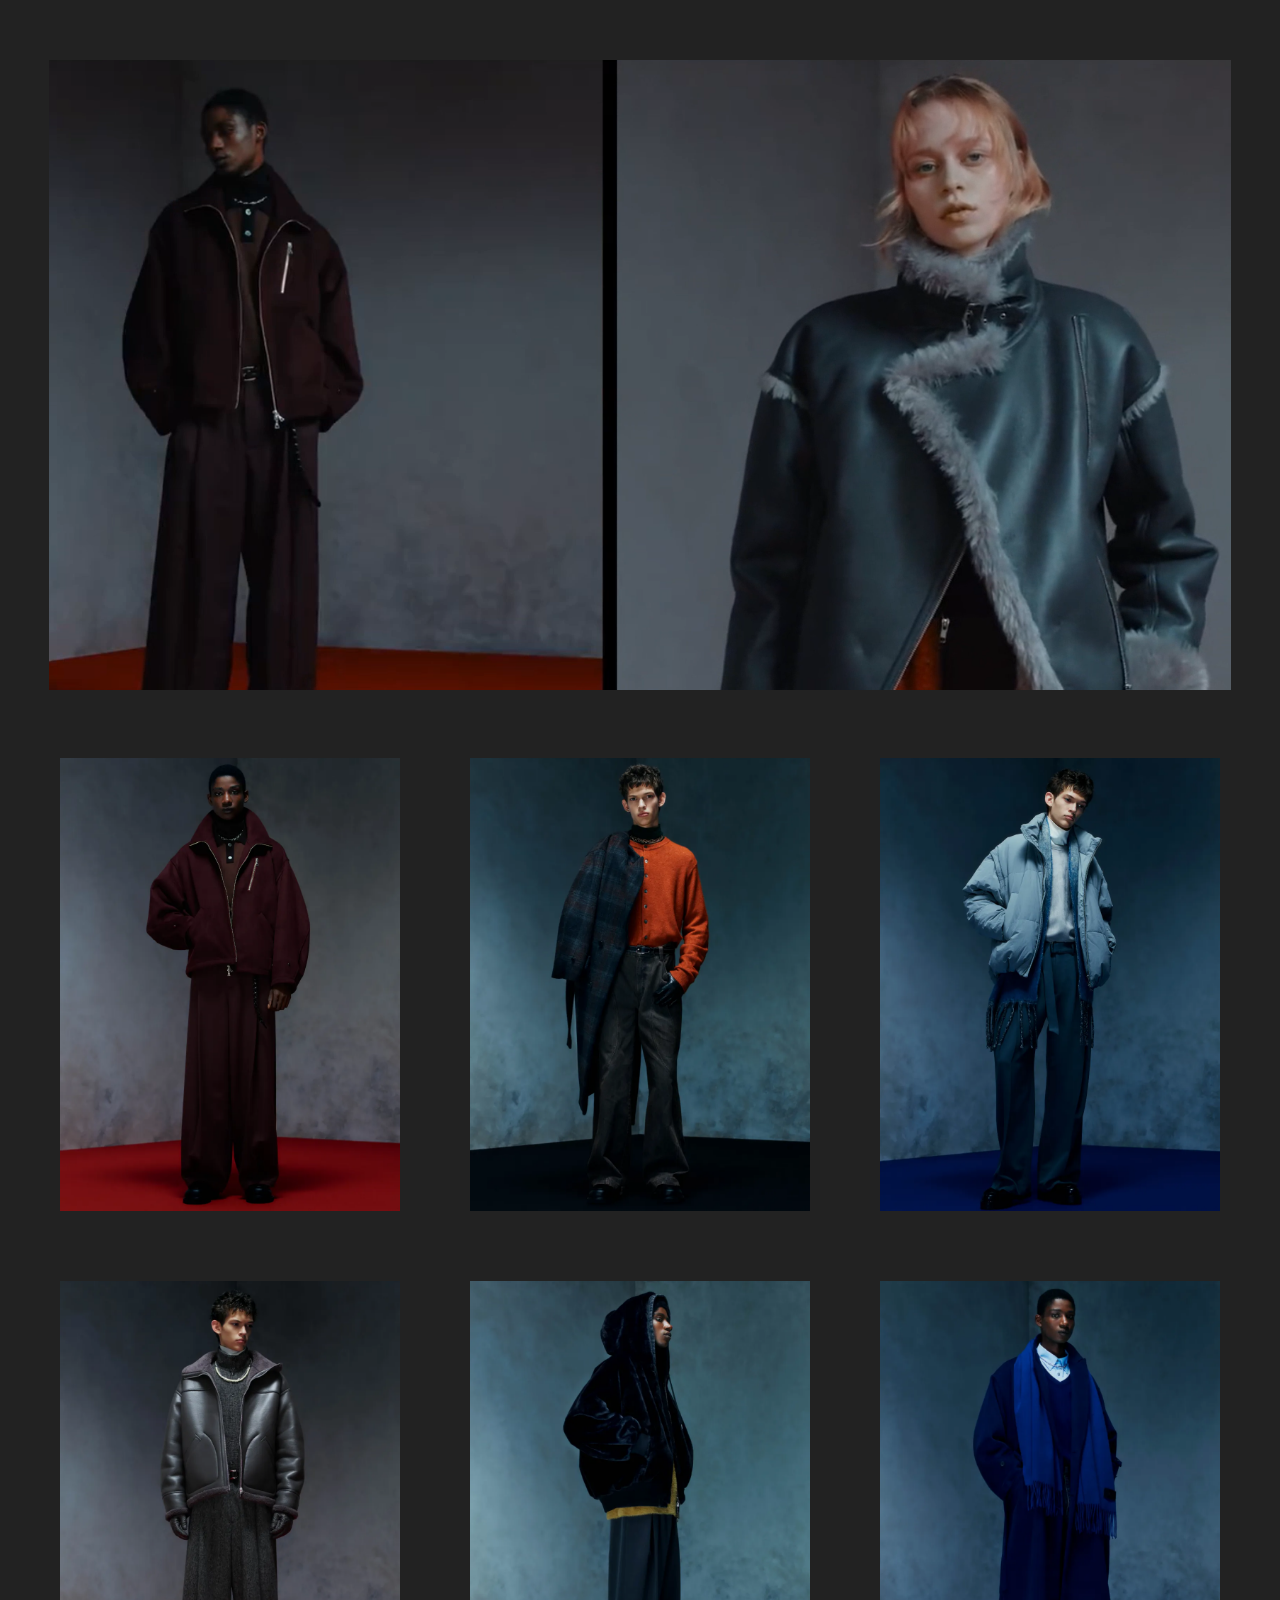
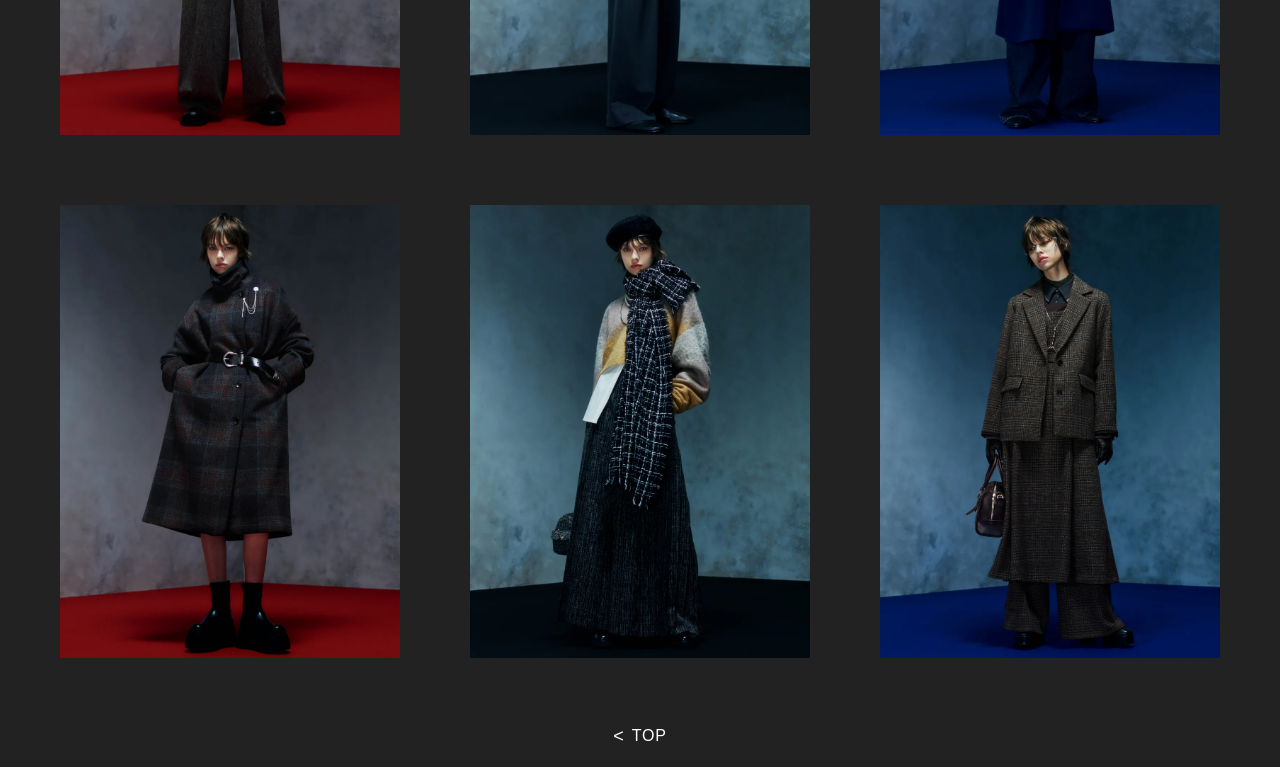
<file: HAL_ZERO.html>
<!DOCTYPE html>
<html lang="ja">
	<head>
  <meta charset="UTF-8">
  <meta name="viewport" content="width=device-width, initial-scale=1.0">
  <title>HAL ZERO</title>
  <link rel="stylesheet" href="style.css">
  <script src="cursor-follower.js" defer></script>
  <script src="loader.js" defer></script>
</head>
<body class="hal-zero-page hal-zero-white">
  <div class="page-loader" id="pageLoader">
    <div class="loader-circle">
      <span>100</span>
			</div>
							</div>
  <div class="page-transition" id="pageTransition">
    <div class="page-transition-bg"></div>
    <div class="page-transition-text">ZERO</div>
				</div>
				
<!-- ===== ヒーロー画像セクション ===== -->
<section class="hal-hero-image">
  <img src="images/moderu2.png" alt="ヒーロー画像">
				</section>

<!-- ===== モデル画像セクション（3つ横並び） ===== -->
<section class="hal-models-section">
  <div class="hal-models-container">
    <div class="hal-model-item">
      <img src="images/11111.webp" alt="モデル1">
					</div>
    <div class="hal-model-item">
      <img src="images/22222.webp" alt="モデル2">
				</div>
    <div class="hal-model-item">
      <img src="images/33333.webp" alt="モデル3">
								</div>
    <div class="hal-model-item">
      <img src="images/44444.webp" alt="モデル4">
							</div>
    <div class="hal-model-item">
      <img src="images/55555.webp" alt="モデル5">
								</div>
    <div class="hal-model-item">
      <img src="images/66666.webp" alt="モデル6">
							</div>
    <div class="hal-model-item">
      <img src="images/77777.webp" alt="モデル7">
						</div>
    <div class="hal-model-item">
      <img src="images/88888.webp" alt="モデル8">
					</div>
    <div class="hal-model-item">
      <img src="images/99999.webp" alt="モデル9">
				</div>
			</div>
		</section>

<!-- ===== 戻るボタン ===== -->
<section class="back-button-section">
  <a href="index.html" class="back-button">
    <span class="back-arrow"><</span>
    <span class="back-text">TOP</span>
  </a>
</section>

</body>
</html>
</file>
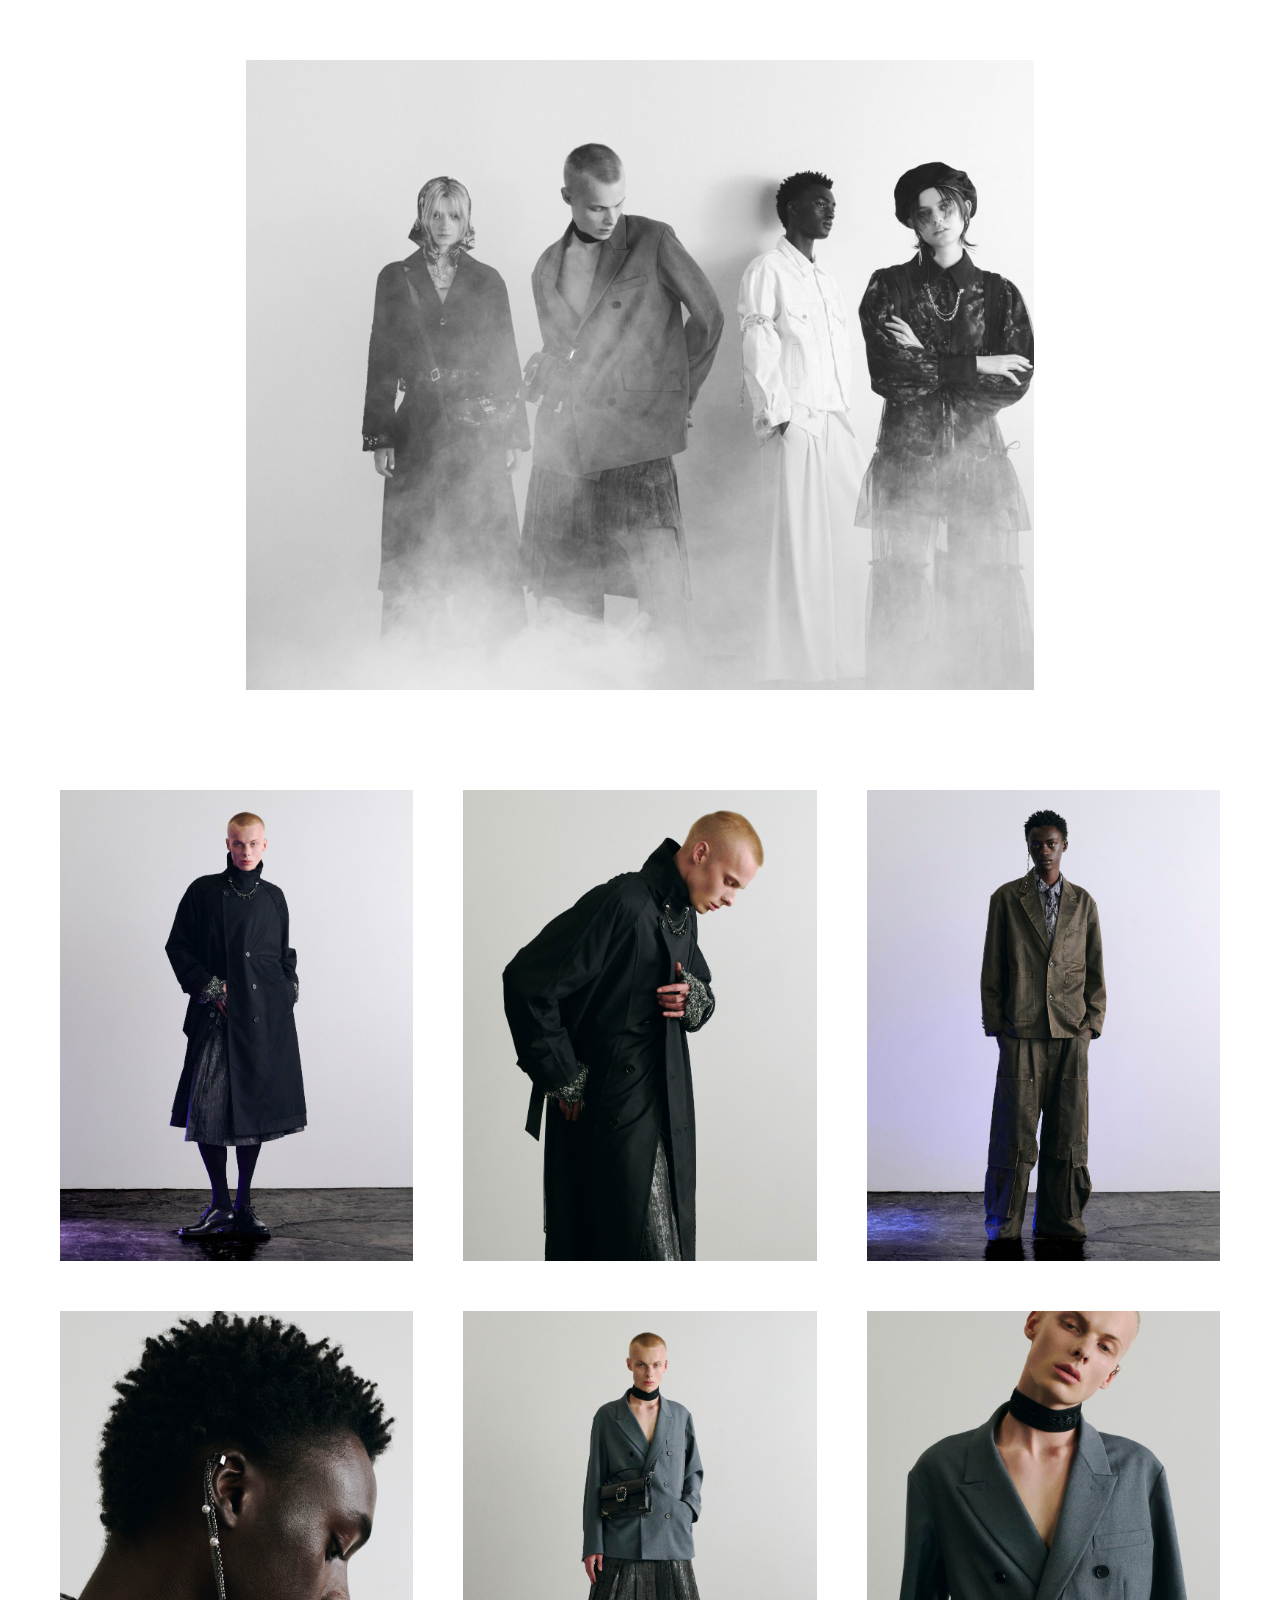
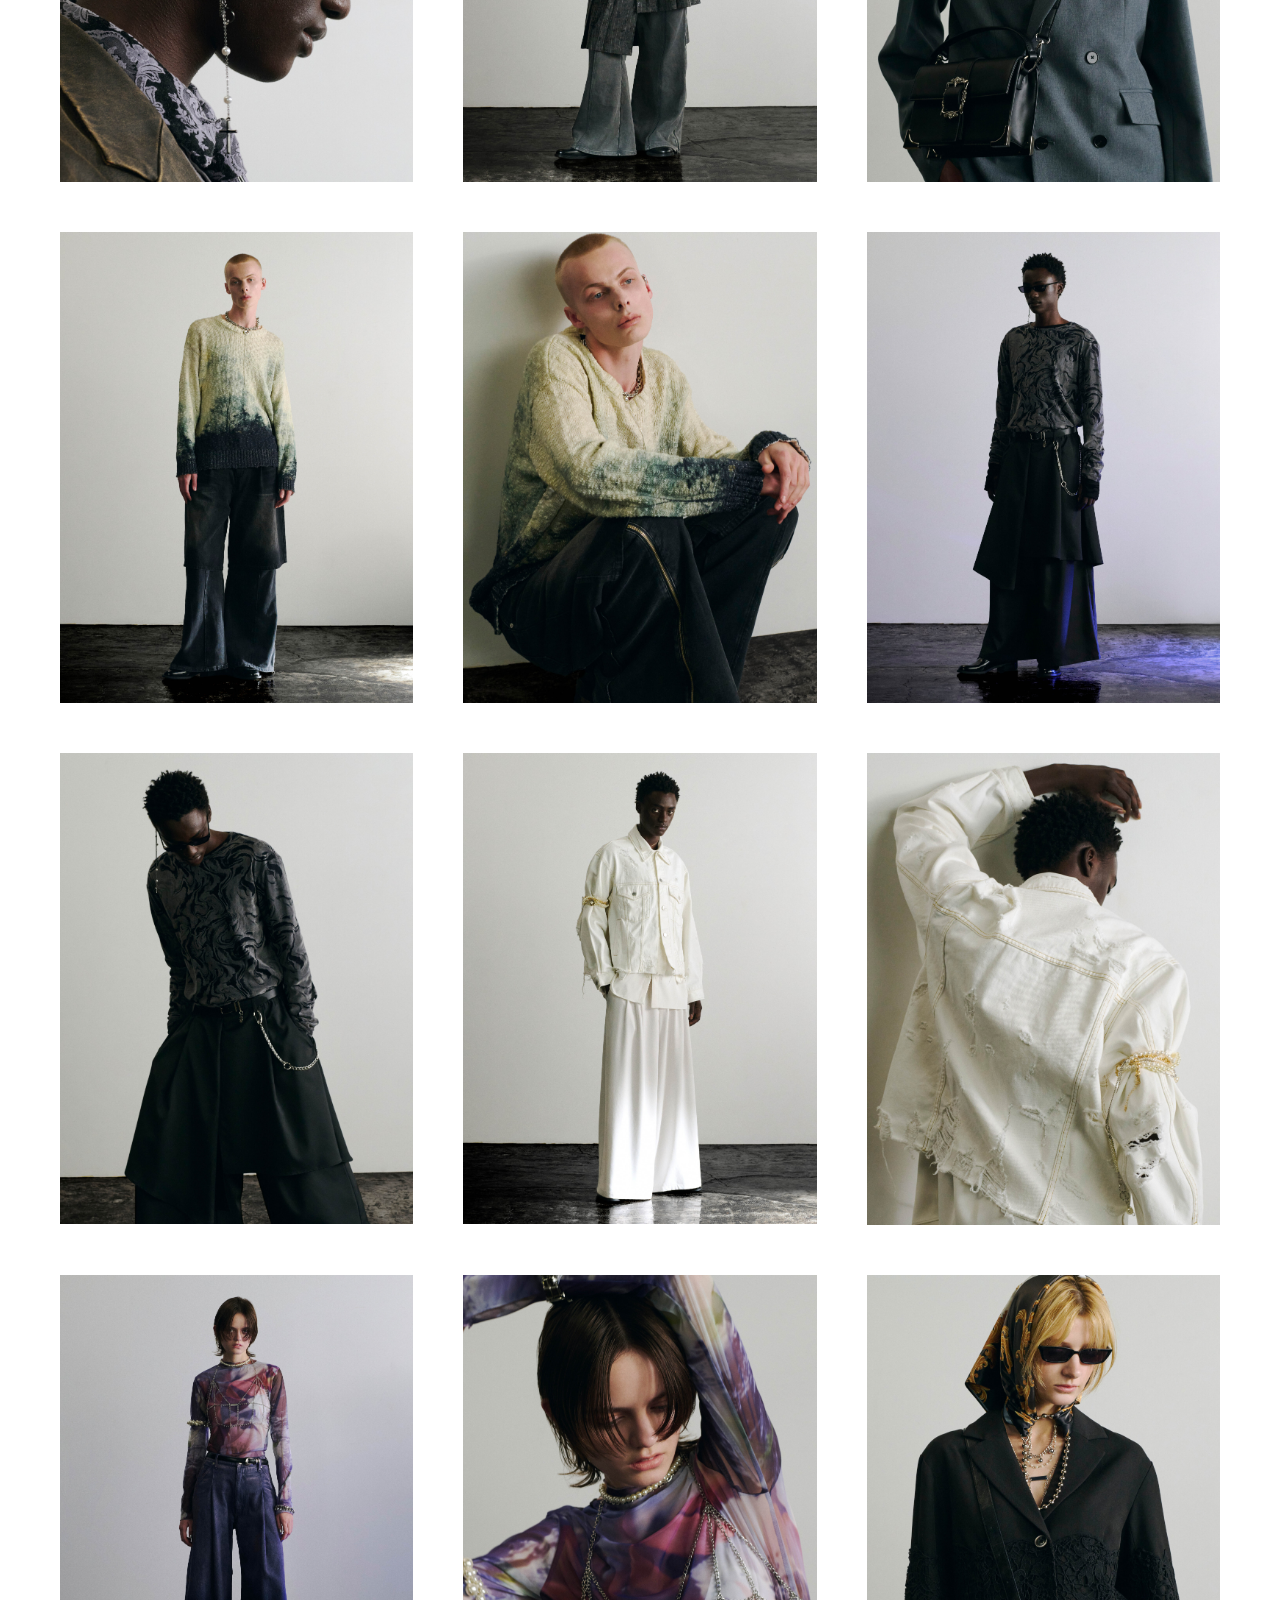
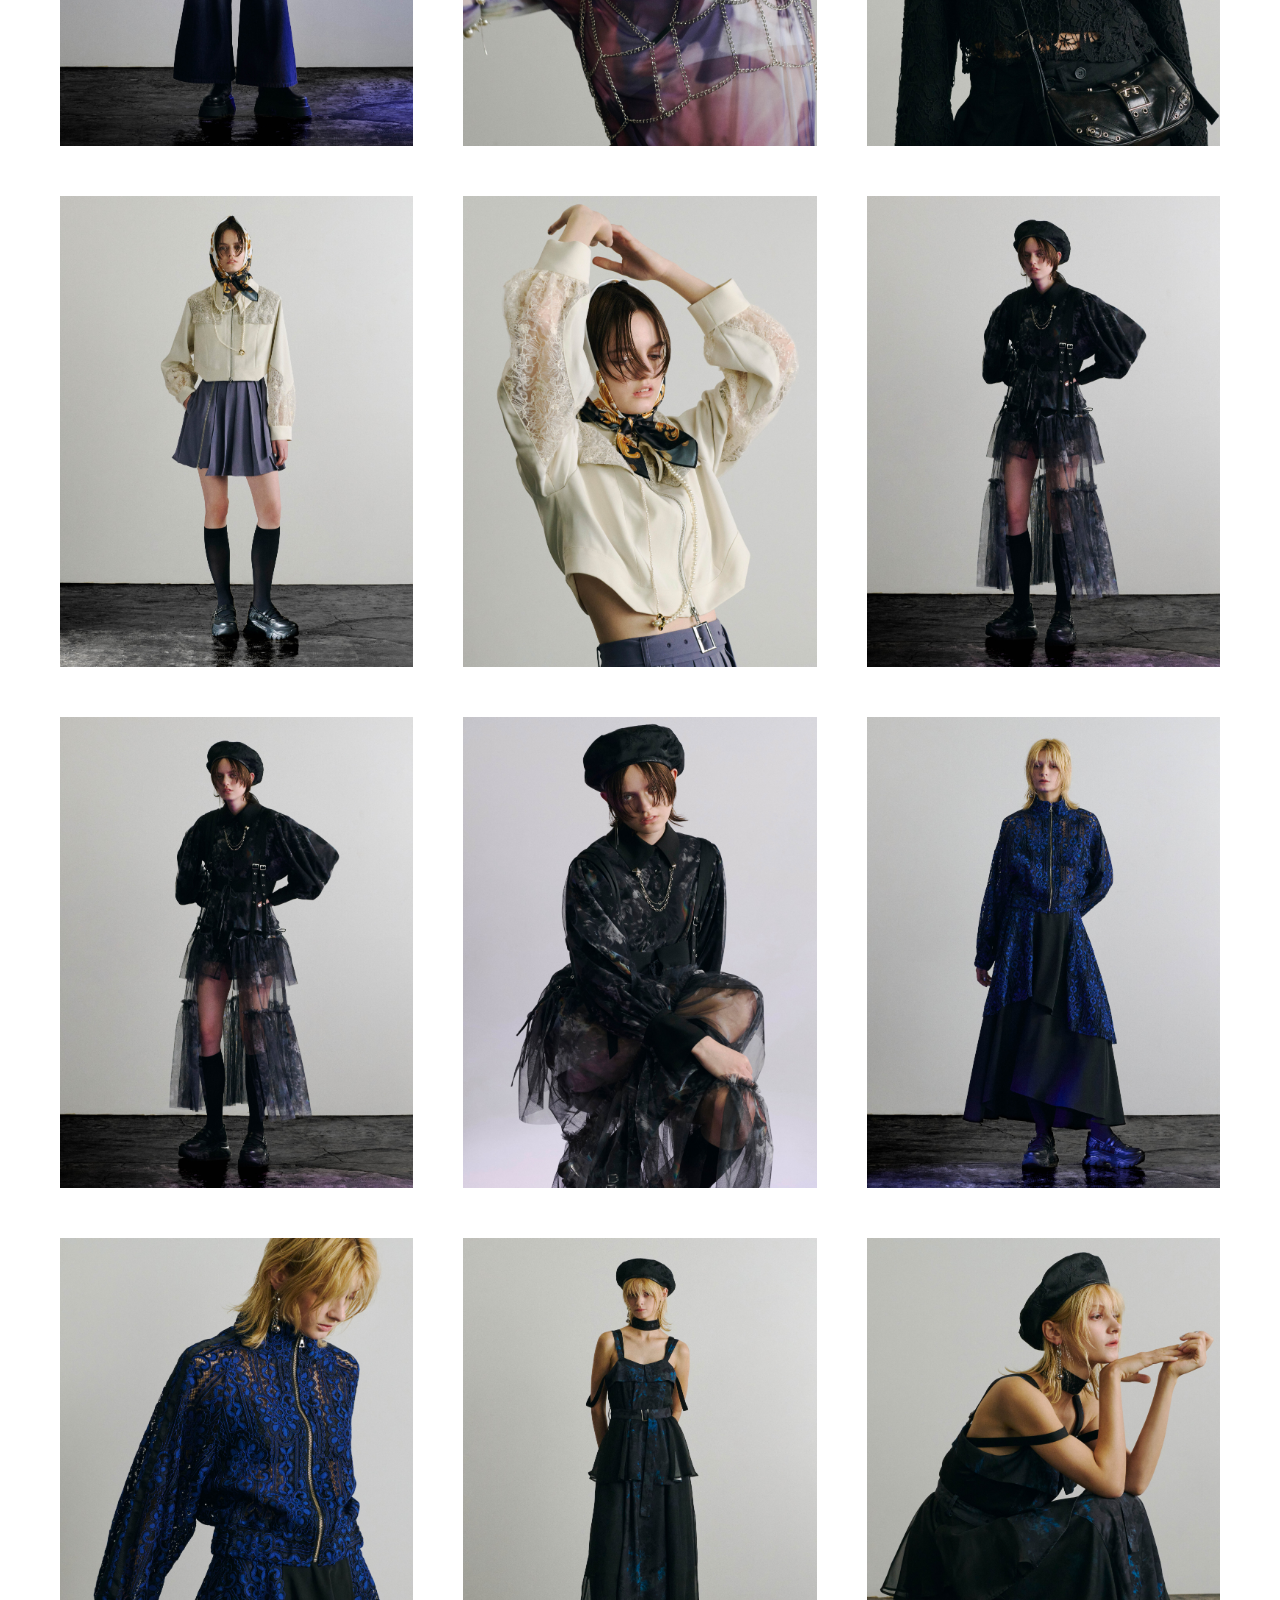
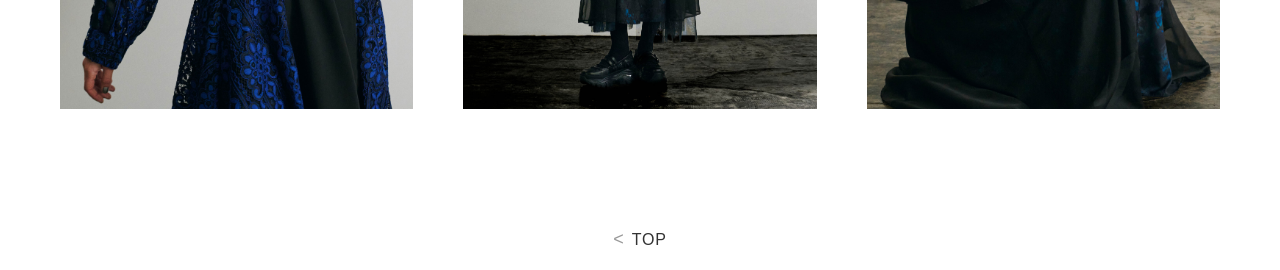
<file: HAL_ZERO2.html>
<!DOCTYPE html>
<html lang="ja">
	<head>
  <meta charset="UTF-8">
  <meta name="viewport" content="width=device-width, initial-scale=1.0">
  <title>HAL ZERO2</title>
  <link rel="stylesheet" href="style.css">
  <script src="cursor-follower.js" defer></script>
  <script src="loader.js" defer></script>
</head>
<body class="hal-zero-page hal-zero2-page">
  <div class="page-loader" id="pageLoader">
    <div class="loader-circle">
      <span>100</span>
    </div>
  </div>
  <div class="page-transition" id="pageTransition">
    <div class="page-transition-bg"></div>
    <div class="page-transition-text">ZERO</div>
  </div>

<!-- ===== ヒーロー画像セクション ===== -->
<section class="hal-hero-image">
  <img src="images/11.jpg" alt="ヒーロー画像">
</section>
				
<!-- ===== モデル画像セクション（2行3列） ===== -->
<section class="hal-models-section">
  <div class="hal-models-container hal-models-grid-2x3">
    <div class="hal-model-item">
      <img src="images/12.jpg" alt="モデル1">
				</div>
    <div class="hal-model-item">
      <img src="images/13.jpg" alt="モデル2">
							</div>
    <div class="hal-model-item">
      <img src="images/14.jpg" alt="モデル3">
				</div>
    <div class="hal-model-item">
      <img src="images/15.jpg" alt="モデル4">
				</div>
    <div class="hal-model-item">
      <img src="images/16.jpg" alt="モデル5">
				</div>
    <div class="hal-model-item">
      <img src="images/17.jpg" alt="モデル6">
				</div>
          <div class="hal-model-item">
      <img src="images/18.jpg" alt="モデル6">
				</div>
        <div class="hal-model-item">
      <img src="images/19.jpg" alt="モデル6">
				</div>
        <div class="hal-model-item">
      <img src="images/20.jpg" alt="モデル6">
				</div>
          <div class="hal-model-item">
      <img src="images/21.jpg" alt="モデル6">
				</div>
          <div class="hal-model-item">
      <img src="images/22.jpg" alt="モデル6">
				</div>
          <div class="hal-model-item">
      <img src="images/23.jpg" alt="モデル6">
				</div>
        <div class="hal-model-item">
      <img src="images/35.jpg" alt="モデル6">
				</div>
          <div class="hal-model-item">
      <img src="images/34.jpg" alt="モデル6">
				</div>
          <div class="hal-model-item">
      <img src="images/25.jpg" alt="モデル6">
				</div>
          <div class="hal-model-item">
      <img src="images/26.jpg" alt="モデル6">
				</div>
          <div class="hal-model-item">
      <img src="images/27.jpg" alt="モデル6">
				</div>
          <div class="hal-model-item">
      <img src="images/28.jpg" alt="モデル6">
				</div>
          <div class="hal-model-item">
      <img src="images/28.jpg" alt="モデル6">
				</div>
          <div class="hal-model-item">
      <img src="images/29.jpg" alt="モデル6">
				</div>
          <div class="hal-model-item">
      <img src="images/30.jpg" alt="モデル6">
				</div>
          <div class="hal-model-item">
      <img src="images/31.jpg" alt="モデル6">
				</div>
          <div class="hal-model-item">
      <img src="images/32.jpg" alt="モデル6">
				</div>
          <div class="hal-model-item">
      <img src="images/33.jpg" alt="モデル6">
				</div>

		</section>

<!-- ===== 戻るボタン ===== -->
<section class="back-button-section">
  <a href="index.html" class="back-button">
    <span class="back-arrow"><</span>
    <span class="back-text">TOP</span>
  </a>
</section>

</body>
</html>
</file>
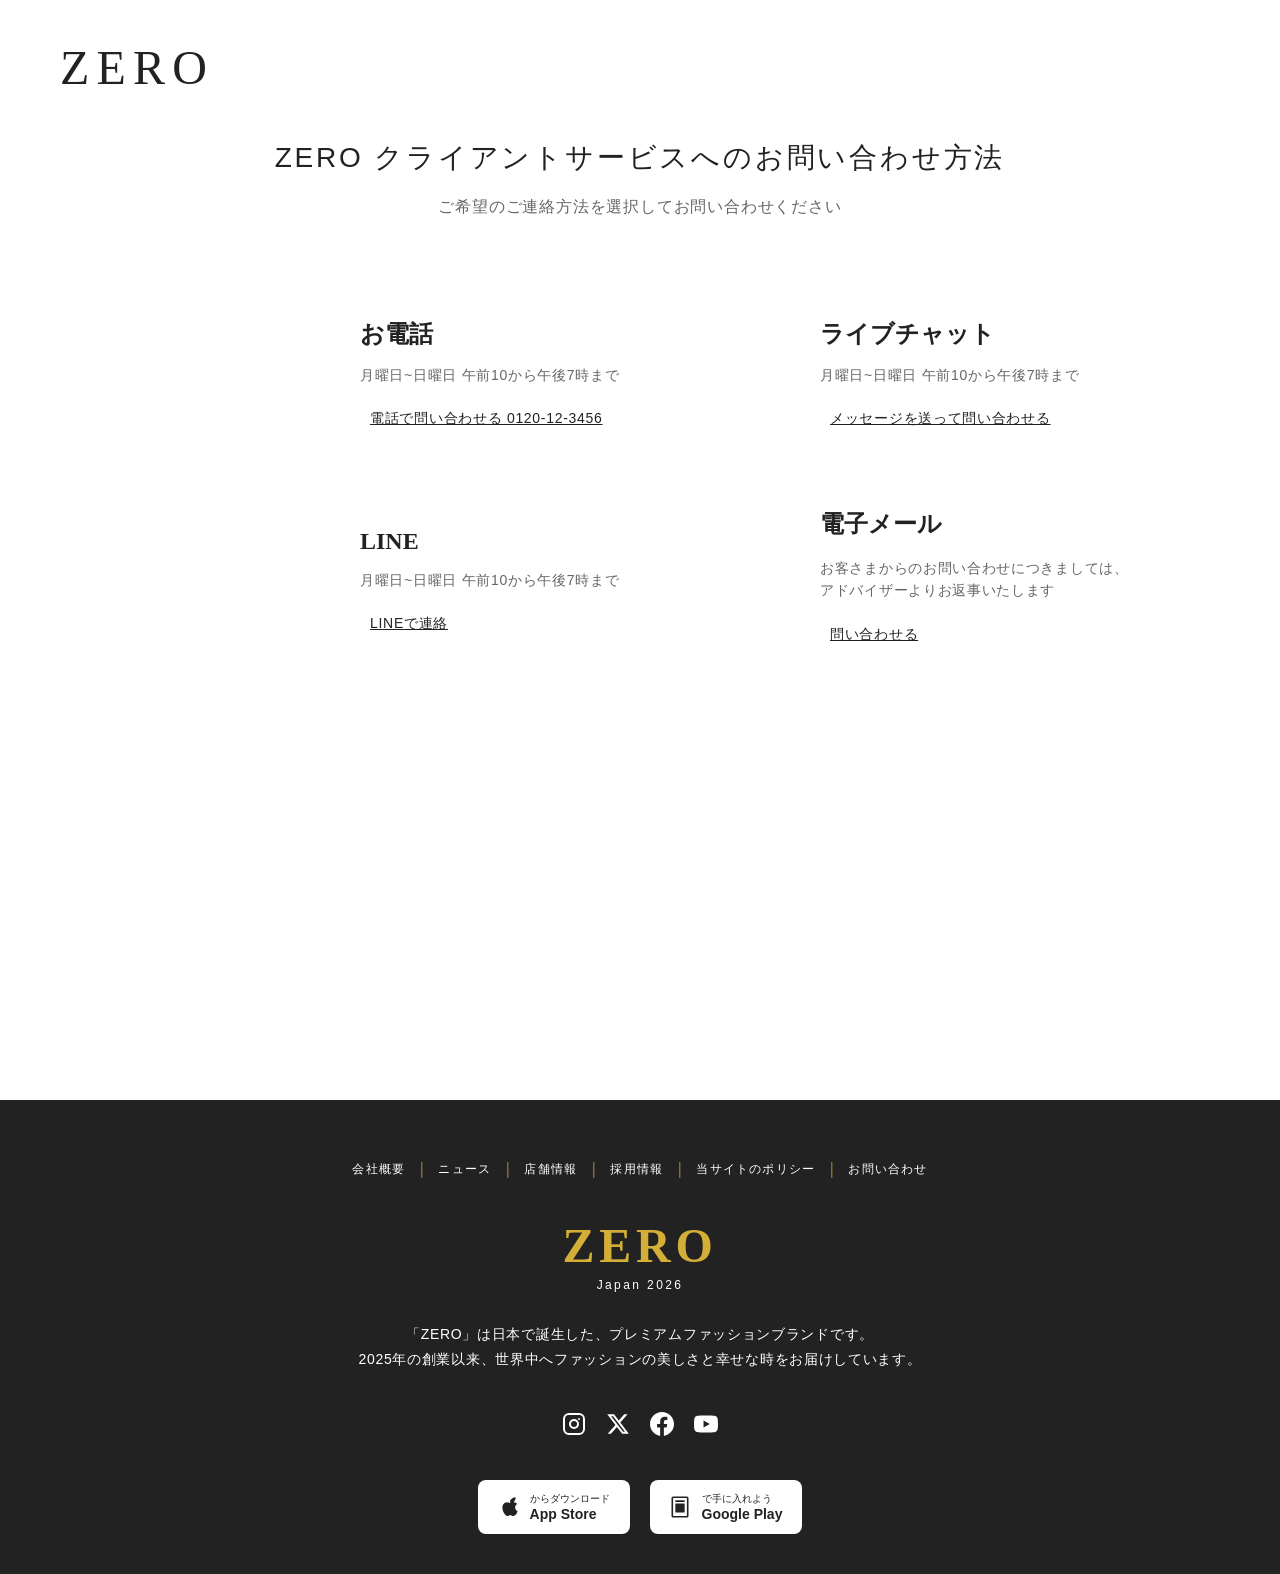
<file: herupu.html>
<!DOCTYPE html>
<html lang="ja">
<head>
  <meta charset="UTF-8">
  <meta name="viewport" content="width=device-width, initial-scale=1.0">
  <title>ZERO - お問い合わせ</title>
  <link rel="stylesheet" href="style.css">
  <script src="cursor-follower.js" defer></script>
  <script src="loader.js" defer></script>
</head>
<body>
  <div class="page-loader" id="pageLoader">
    <div class="loader-circle">
      <span>100</span>
    </div>
  </div>
  <div class="page-transition" id="pageTransition">
    <div class="page-transition-bg"></div>
    <div class="page-transition-text">ZERO</div>
  </div>
  <a href="index.html" class="contact-logo">ZERO</a>
  <div class="contact-page">
    <div class="contact-header">
      <h1 class="contact-main-title">ZERO クライアントサービスへのお問い合わせ方法</h1>
      <p class="contact-subtitle">ご希望のご連絡方法を選択してお問い合わせください</p>
    </div>

    <div class="contact-grid">
      <div class="contact-item">
        <h2>お電話</h2>
        <p class="contact-availability">月曜日~日曜日 午前10から午後7時まで</p>
        <a href="tel:0120-99-2177" class="contact-link">
          <span class="contact-icon"></span>
          <span>電話で問い合わせる 0120-12-3456</span>
        </a>
      </div>

      <div class="contact-item">
        <h2>ライブチャット</h2>
        <p class="contact-availability">月曜日~日曜日 午前10から午後7時まで</p>
        <a href="#" class="contact-link">
          <span class="contact-icon"></span>
          <span>メッセージを送って問い合わせる</span>
        </a>
      </div>

      <div class="contact-item">
        <h2>LINE</h2>
        <p class="contact-availability">月曜日~日曜日 午前10から午後7時まで</p>
        <a href="#" class="contact-link">
          <span class="contact-icon"></span>
          <span>LINEで連絡</span>
        </a>
      </div>

      <div class="contact-item">
        <h2>電子メール</h2>
        <p class="contact-description">お客さまからのお問い合わせにつきましては、<br>アドバイザーよりお返事いたします</p>
        <a href="mailto:contact@zero.com" class="contact-link">
          <span class="contact-icon"></span>
          <span>問い合わせる</span>
        </a>
      </div>
    </div>
  </div>
  <!-- ===== フッター ===== -->
<footer class="footer">
  <nav class="footer-nav">
    <a href="index.html">会社概要</a>
    <span class="footer-divider">|</span>
    <a href="index.html">ニュース</a>
    <span class="footer-divider">|</span>
    <a href="index.html">店舗情報</a>
    <span class="footer-divider">|</span>
    <a href="index.html">採用情報</a>
    <span class="footer-divider">|</span>
    <a href="index.html">当サイトのポリシー</a>
    <span class="footer-divider">|</span>
    <a href="herupu.html">お問い合わせ</a>
  </nav>
  
  <div class="footer-logo">
      <p class="footer-logo-text">ZERO</p>
    <p class="footer-logo-subtitle">Japan 2026</p>
  </div>
  
  <div class="footer-description">
    <p>「ZERO」は日本で誕生した、プレミアムファッションブランドです。<br>
    2025年の創業以来、世界中へファッションの美しさと幸せな時をお届けしています。</p>
  </div>
  
  <div class="footer-social">
    <a href="#" class="social-icon" aria-label="Instagram">
      <svg width="24" height="24" viewBox="0 0 24 24" fill="currentColor">
        <rect x="2" y="2" width="20" height="20" rx="5" ry="5" stroke="currentColor" stroke-width="2" fill="none"/>
        <circle cx="12" cy="12" r="4" stroke="currentColor" stroke-width="2" fill="none"/>
        <circle cx="17" cy="7" r="1" fill="currentColor"/>
      </svg>
    </a>
    <a href="#" class="social-icon" aria-label="X">
      <svg width="24" height="24" viewBox="0 0 24 24" fill="currentColor">
        <path d="M18.244 2.25h3.308l-7.227 8.26 8.502 11.24H16.17l-5.214-6.817L4.99 21.75H1.68l7.73-8.835L1.254 2.25H8.08l4.713 6.231zm-1.161 17.52h1.833L7.084 4.126H5.117z"/>
      </svg>
    </a>
    <a href="#" class="social-icon" aria-label="Facebook">
      <svg width="24" height="24" viewBox="0 0 24 24" fill="currentColor">
        <path d="M24 12.073c0-6.627-5.373-12-12-12s-12 5.373-12 12c0 5.99 4.388 10.954 10.125 11.854v-8.385H7.078v-3.47h3.047V9.43c0-3.007 1.792-4.669 4.533-4.669 1.312 0 2.686.235 2.686.235v2.953H15.83c-1.491 0-1.956.925-1.956 1.874v2.25h3.328l-.532 3.47h-2.796v8.385C19.612 23.027 24 18.062 24 12.073z"/>
      </svg>
    </a>
    <a href="#" class="social-icon" aria-label="YouTube">
      <svg width="24" height="24" viewBox="0 0 24 24" fill="currentColor">
        <path d="M23.498 6.186a3.016 3.016 0 0 0-2.122-2.136C19.505 3.545 12 3.545 12 3.545s-7.505 0-9.377.505A3.017 3.017 0 0 0 .502 6.186C0 8.07 0 12 0 12s0 3.93.502 5.814a3.016 3.016 0 0 0 2.122 2.136c1.871.505 9.376.505 9.376.505s7.505 0 9.377-.505a3.015 3.015 0 0 0 2.122-2.136C24 15.93 24 12 24 12s0-3.93-.502-5.814zM9.545 15.568V8.432L15.818 12l-6.273 3.568z"/>
      </svg>
    </a>
  </div>
  
  <div class="footer-apps">
    <a href="#" class="app-badge">
      <div class="app-badge-content">
        <svg width="20" height="24" viewBox="0 0 20 24" fill="currentColor">
          <path d="M17.05 20.28c-.98.95-2.05.88-3.08.4-1.09-.5-2.08-.48-3.24 0-1.44.62-2.2.44-3.06-.4C2.79 15.25 3.51 7.59 9.1 7.31c1.35.07 2.29.74 3.08.8 1.18-.24 2.31-.93 3.57-.84 1.51.12 2.65.72 3.4 1.8-3.12 1.87-2.38 5.98.48 7.13-.57 1.5-1.31 2.99-2.54 4.09l.01-.01zM12.03 7.25c-.15-1.23.56-2.5 1.45-3.3 1.06-1.12 2.77-1.89 4.08-1.78.31 2.35-1.19 4.65-2.95 5.66-.88.5-1.96.74-2.58-.58z"/>
        </svg>
        <div class="app-badge-text">
          <span class="app-badge-label">からダウンロード</span>
          <span class="app-badge-name">App Store</span>
        </div>
      </div>
    </a>
    <a href="#" class="app-badge">
      <div class="app-badge-content">
        <svg width="20" height="24" viewBox="0 0 20 24" fill="currentColor">
          <path d="M3.111 1.5h13.778c.89 0 1.611.72 1.611 1.611v17.778c0 .89-.72 1.611-1.611 1.611H3.111c-.89 0-1.611-.72-1.611-1.611V3.111c0-.89.72-1.611 1.611-1.611zm0 1.611v17.778h13.778V3.111H3.111zm2.222 2.222h9.334v1.611H5.333V5.333zm0 3.222h9.334v8.89H5.333v-8.89z"/>
        </svg>
        <div class="app-badge-text">
          <span class="app-badge-label">で手に入れよう</span>
          <span class="app-badge-name">Google Play</span>
        </div>
      </div>
    </a>
  </div>
</footer>
</body>
</html>
</file>
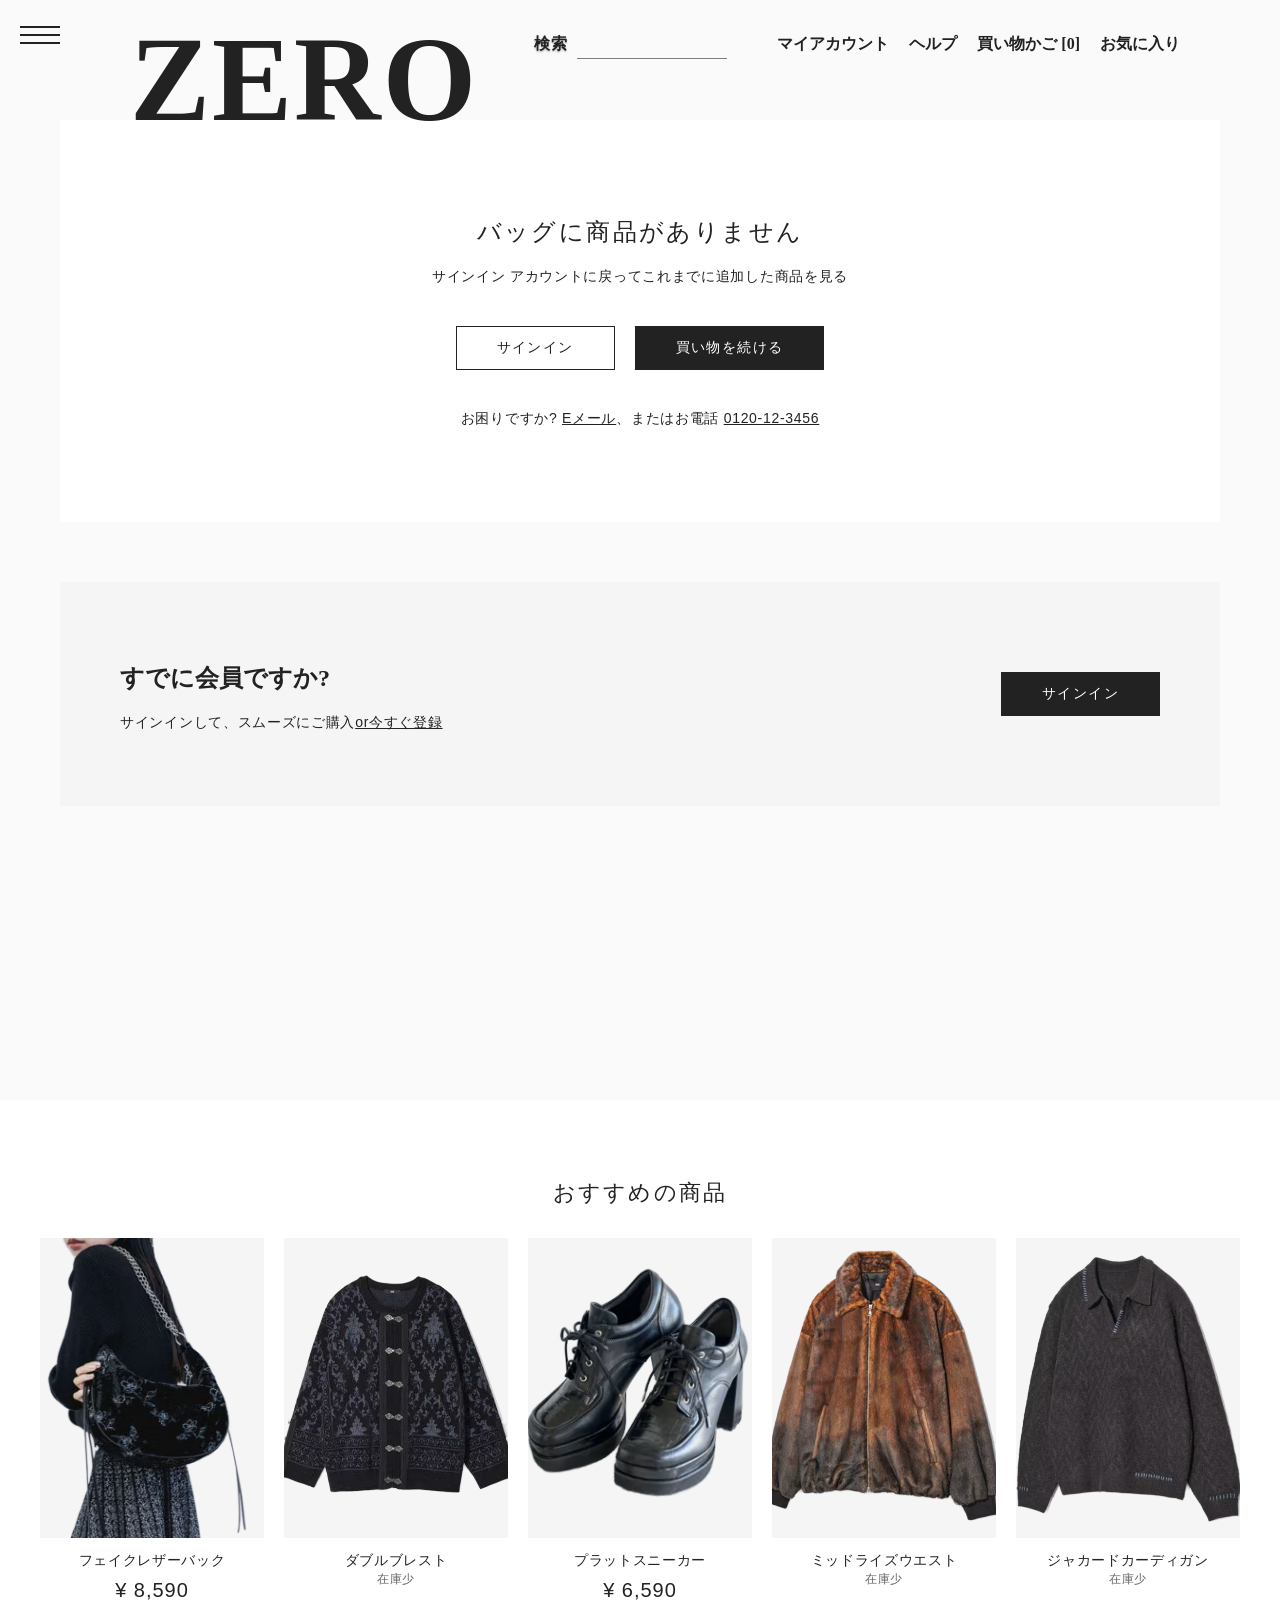
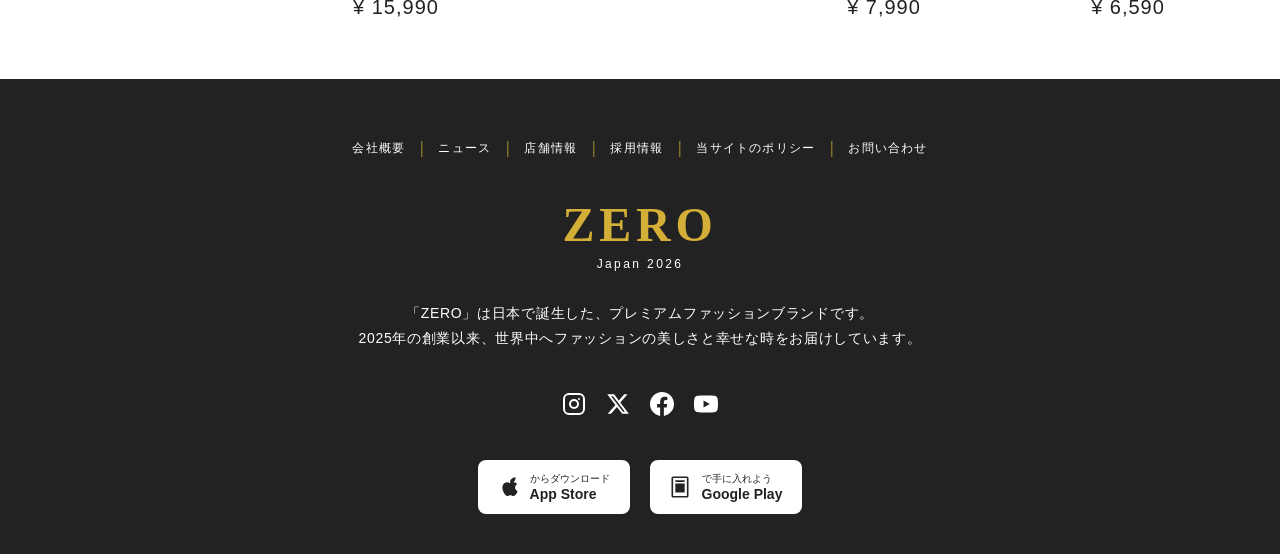
<file: kaimono.html>
<!DOCTYPE html>
<html lang="ja">
<head>
  <meta charset="UTF-8">
  <meta name="viewport" content="width=device-width, initial-scale=1.0">
  <title>ZERO - ショッピングカート</title>
  <link rel="stylesheet" href="style.css">
  <script src="cursor-follower.js" defer></script>
  <script src="loader.js" defer></script>
  <script src="kaimono.js" defer></script>
</head>
<body class="cart-page-body">
  <div class="page-loader" id="pageLoader">
    <div class="loader-circle">
      <span>100</span>
    </div>
  </div>
  <div class="page-transition" id="pageTransition">
    <div class="page-transition-bg"></div>
    <div class="page-transition-text">ZERO</div>
  </div>
<!-- ===== ヘッダー ===== -->
<header class="header">
  <div class="menu-icon" id="menuToggle">
    <span></span><span></span><span></span>
  </div>
  <a href="index.html" class="logo">ZERO</a>

  <div class="header-right">
    <div class="search">
      <label for="search-input">検索</label>
      <input type="text" id="search-input">
    </div>
    <nav class="nav-links">
      <a href="mai.html">マイアカウント</a>
      <a href="herupu.html">ヘルプ</a>
      <a href="kaimono.html">買い物かご [0]</a>
      <a href="okiniiri.html">お気に入り</a>
    </nav>
  </div>
</header>

<!-- ===== モーダルメニュー ===== -->
<div class="modal-menu" id="modalMenu">
  <div class="modal-menu-header">
    <div class="modal-menu-close">
      <button class="close-btn" id="closeMenu">×</button>
    </div>
  </div>
  
  <nav class="modal-menu-nav">
    <a href="index.html">NEWS</a>
    <a href="index.html">COLLECTION</a>
    <a href="HAL_ZERO.html">ABOUT</a>
    <a href="HAL_ZERO2.html">STORES</a>
    <a href="saranimiru.html">ONLINE STORE <span class="external-icon">↗</span></a>
  </nav>
  
  <div class="modal-menu-footer">
    <div class="modal-social">
      <a href="#">INSTAGRAM</a>
      <a href="#">TWITTER</a>
      <a href="#">TIKTOK</a>
    </div>
    <div class="modal-links">
      <a href="#">CONTACT</a>
      <span>/</span>
      <a href="#">PRIVACY POLICY</a>
    </div>
    <div class="modal-copyright">
      <p>Copyright ©ZERO Co., Ltd.</p>
      <p>All rights reserved.</p>
    </div>
  </div>
</div>
  
  <div class="cart-page">
    <!-- カートが空の場合 -->
    <div class="cart-empty-section" id="cartEmptySection">
      <h1 class="cart-empty-title">バッグに商品がありません</h1>
      <p class="cart-empty-description">サインイン アカウントに戻ってこれまでに追加した商品を見る</p>
      
      <div class="cart-empty-buttons">
        <a href="mai.html" class="cart-btn cart-btn-outline">サインイン</a>
        <a href="index.html" class="cart-btn cart-btn-filled">買い物を続ける</a>
      </div>
      
       <p class="cart-help">
         お困りですか? <a href="mailto:contact@zero.com" class="cart-help-link">Eメール</a>、またはお電話 <a href="tel:0120-3274-20" class="cart-help-link">0120-12-3456</a>
       </p>
    </div>
    
    <!-- カートに商品がある場合 -->
    <div class="cart-items-section" id="cartItemsSection" style="display: none;">
      <h1 class="cart-items-title">ショッピングバッグ</h1>
      <div class="cart-items-container" id="cartItemsContainer">
        <!-- カートアイテムはJavaScriptで動的に挿入されます -->
      </div>
      
      <div class="cart-summary">
        <div class="cart-summary-row">
          <span class="cart-summary-label">小計</span>
          <span class="cart-summary-value" id="cartSubtotal">¥0</span>
        </div>
        <div class="cart-summary-row">
          <span class="cart-summary-label">合計</span>
          <span class="cart-summary-value cart-total" id="cartTotal">¥0</span>
        </div>
        <button class="cart-checkout-btn">レジに進む</button>
      </div>
      
      <div class="cart-continue-shopping">
        <a href="index.html" class="cart-btn cart-btn-outline">買い物を続ける</a>
      </div>
    </div>
    
    <div class="cart-member-section">
      <div class="cart-member-left">
        <h2>すでに会員ですか?</h2>
        <p class="cart-member-description">
          サインインして、スムーズにご購入<a href="mai.html" class="cart-member-link">or今すぐ登録</a>
        </p>
      </div>
      <div class="cart-member-right">
        <a href="mai.html" class="cart-btn cart-btn-filled">サインイン</a>
      </div>
    </div>
    
    <!-- ===== レジ開発中モーダル ===== -->
    <div class="checkout-dev-modal" id="checkoutDevModal">
      <div class="checkout-dev-overlay"></div>
      <div class="checkout-dev-content">
        <p>レジ機能は現在開発中です。</p>
        <button class="checkout-dev-close" id="checkoutDevClose">閉じる</button>
      </div>
    </div>
  </div>

  <!-- ===== おすすめの商品セクション ===== -->
  <section class="recommended-products-section">
    <h1 class="recommended-products-title">おすすめの商品</h1>
    <div class="recommended-products-container">
      <a href="syouhinn1.html" class="recommended-product-link">
      <div class="recommended-product-item">
        <div class="product-image-wrapper">
            <img src="images/hare24.png" alt="ボリューム フェイクレザージャケット">
        </div>
          <h2 class="product-name">フェイクレザーバック</h2>
          <p class="product-price">¥ 8,590</p>
      </div>
      </a>

      <a href="syouhinn1.html" class="recommended-product-link">
      <div class="recommended-product-item">
        <div class="product-image-wrapper">
          <img src="images/hare.png" alt="ウール混紡ショート丈ダブルブレスト">
        </div>
          <h2 class="product-name">ダブルブレスト</h2>
        <span class="stock-low">在庫少</span>
          <p class="product-price">¥ 15,990</p>
      </div>
      </a>

      <a href="syouhinn1.html" class="recommended-product-link">
      <div class="recommended-product-item">
        <div class="product-image-wrapper">
            <img src="images/hare8.png" alt="プラットフォームスニーカー">
        </div>
          <h2 class="product-name">プラットスニーカー</h2>
          <p class="product-price">¥ 6,590</p>
      </div>
      </a>

      <a href="syouhinn1.html" class="recommended-product-link">
      <div class="recommended-product-item">
        <div class="product-image-wrapper">
          <img src="images/hare6.png" alt="TRF ミッドライズ折り返しウエスト">
        </div>
          <h2 class="product-name">ミッドライズウエスト</h2>
        <span class="stock-low">在庫少</span>
          <p class="product-price">¥ 7,990</p>
      </div>
      </a>

      <a href="syouhinn1.html" class="recommended-product-link">
      <div class="recommended-product-item">
        <div class="product-image-wrapper">
          <img src="images/hare7.png" alt="アニマルジャカードニットカーディガン">
        </div>
          <h2 class="product-name">ジャカードカーディガン</h2>
        <span class="stock-low">在庫少</span>
          <p class="product-price">¥ 6,590</p>
      </div>
      </a>
    </div>
  </section>
  
  <!-- ===== フッター ===== -->
<footer class="footer">
  <nav class="footer-nav">
    <a href="index.html">会社概要</a>
    <span class="footer-divider">|</span>
    <a href="index.html">ニュース</a>
    <span class="footer-divider">|</span>
    <a href="index.html">店舗情報</a>
    <span class="footer-divider">|</span>
    <a href="index.html">採用情報</a>
    <span class="footer-divider">|</span>
    <a href="index.html">当サイトのポリシー</a>
    <span class="footer-divider">|</span>
    <a href="herupu.html">お問い合わせ</a>
  </nav>
  
  <div class="footer-logo">
      <p class="footer-logo-text">ZERO</p>
    <p class="footer-logo-subtitle">Japan 2026</p>
  </div>
  
  <div class="footer-description">
    <p>「ZERO」は日本で誕生した、プレミアムファッションブランドです。<br>
    2025年の創業以来、世界中へファッションの美しさと幸せな時をお届けしています。</p>
  </div>
  
  <div class="footer-social">
    <a href="#" class="social-icon" aria-label="Instagram">
      <svg width="24" height="24" viewBox="0 0 24 24" fill="currentColor">
        <rect x="2" y="2" width="20" height="20" rx="5" ry="5" stroke="currentColor" stroke-width="2" fill="none"/>
        <circle cx="12" cy="12" r="4" stroke="currentColor" stroke-width="2" fill="none"/>
        <circle cx="17" cy="7" r="1" fill="currentColor"/>
      </svg>
    </a>
    <a href="#" class="social-icon" aria-label="X">
      <svg width="24" height="24" viewBox="0 0 24 24" fill="currentColor">
        <path d="M18.244 2.25h3.308l-7.227 8.26 8.502 11.24H16.17l-5.214-6.817L4.99 21.75H1.68l7.73-8.835L1.254 2.25H8.08l4.713 6.231zm-1.161 17.52h1.833L7.084 4.126H5.117z"/>
      </svg>
    </a>
    <a href="#" class="social-icon" aria-label="Facebook">
      <svg width="24" height="24" viewBox="0 0 24 24" fill="currentColor">
        <path d="M24 12.073c0-6.627-5.373-12-12-12s-12 5.373-12 12c0 5.99 4.388 10.954 10.125 11.854v-8.385H7.078v-3.47h3.047V9.43c0-3.007 1.792-4.669 4.533-4.669 1.312 0 2.686.235 2.686.235v2.953H15.83c-1.491 0-1.956.925-1.956 1.874v2.25h3.328l-.532 3.47h-2.796v8.385C19.612 23.027 24 18.062 24 12.073z"/>
      </svg>
    </a>
    <a href="#" class="social-icon" aria-label="YouTube">
      <svg width="24" height="24" viewBox="0 0 24 24" fill="currentColor">
        <path d="M23.498 6.186a3.016 3.016 0 0 0-2.122-2.136C19.505 3.545 12 3.545 12 3.545s-7.505 0-9.377.505A3.017 3.017 0 0 0 .502 6.186C0 8.07 0 12 0 12s0 3.93.502 5.814a3.016 3.016 0 0 0 2.122 2.136c1.871.505 9.376.505 9.376.505s7.505 0 9.377-.505a3.015 3.015 0 0 0 2.122-2.136C24 15.93 24 12 24 12s0-3.93-.502-5.814zM9.545 15.568V8.432L15.818 12l-6.273 3.568z"/>
      </svg>
    </a>
  </div>
  
  <div class="footer-apps">
    <a href="#" class="app-badge">
      <div class="app-badge-content">
        <svg width="20" height="24" viewBox="0 0 20 24" fill="currentColor">
          <path d="M17.05 20.28c-.98.95-2.05.88-3.08.4-1.09-.5-2.08-.48-3.24 0-1.44.62-2.2.44-3.06-.4C2.79 15.25 3.51 7.59 9.1 7.31c1.35.07 2.29.74 3.08.8 1.18-.24 2.31-.93 3.57-.84 1.51.12 2.65.72 3.4 1.8-3.12 1.87-2.38 5.98.48 7.13-.57 1.5-1.31 2.99-2.54 4.09l.01-.01zM12.03 7.25c-.15-1.23.56-2.5 1.45-3.3 1.06-1.12 2.77-1.89 4.08-1.78.31 2.35-1.19 4.65-2.95 5.66-.88.5-1.96.74-2.58-.58z"/>
        </svg>
        <div class="app-badge-text">
          <span class="app-badge-label">からダウンロード</span>
          <span class="app-badge-name">App Store</span>
        </div>
      </div>
    </a>
    <a href="#" class="app-badge">
      <div class="app-badge-content">
        <svg width="20" height="24" viewBox="0 0 20 24" fill="currentColor">
          <path d="M3.111 1.5h13.778c.89 0 1.611.72 1.611 1.611v17.778c0 .89-.72 1.611-1.611 1.611H3.111c-.89 0-1.611-.72-1.611-1.611V3.111c0-.89.72-1.611 1.611-1.611zm0 1.611v17.778h13.778V3.111H3.111zm2.222 2.222h9.334v1.611H5.333V5.333zm0 3.222h9.334v8.89H5.333v-8.89z"/>
        </svg>
        <div class="app-badge-text">
          <span class="app-badge-label">で手に入れよう</span>
          <span class="app-badge-name">Google Play</span>
        </div>
      </div>
    </a>
  </div>
</footer>

<script src="script.js"></script>
</body>
</html>
</file>
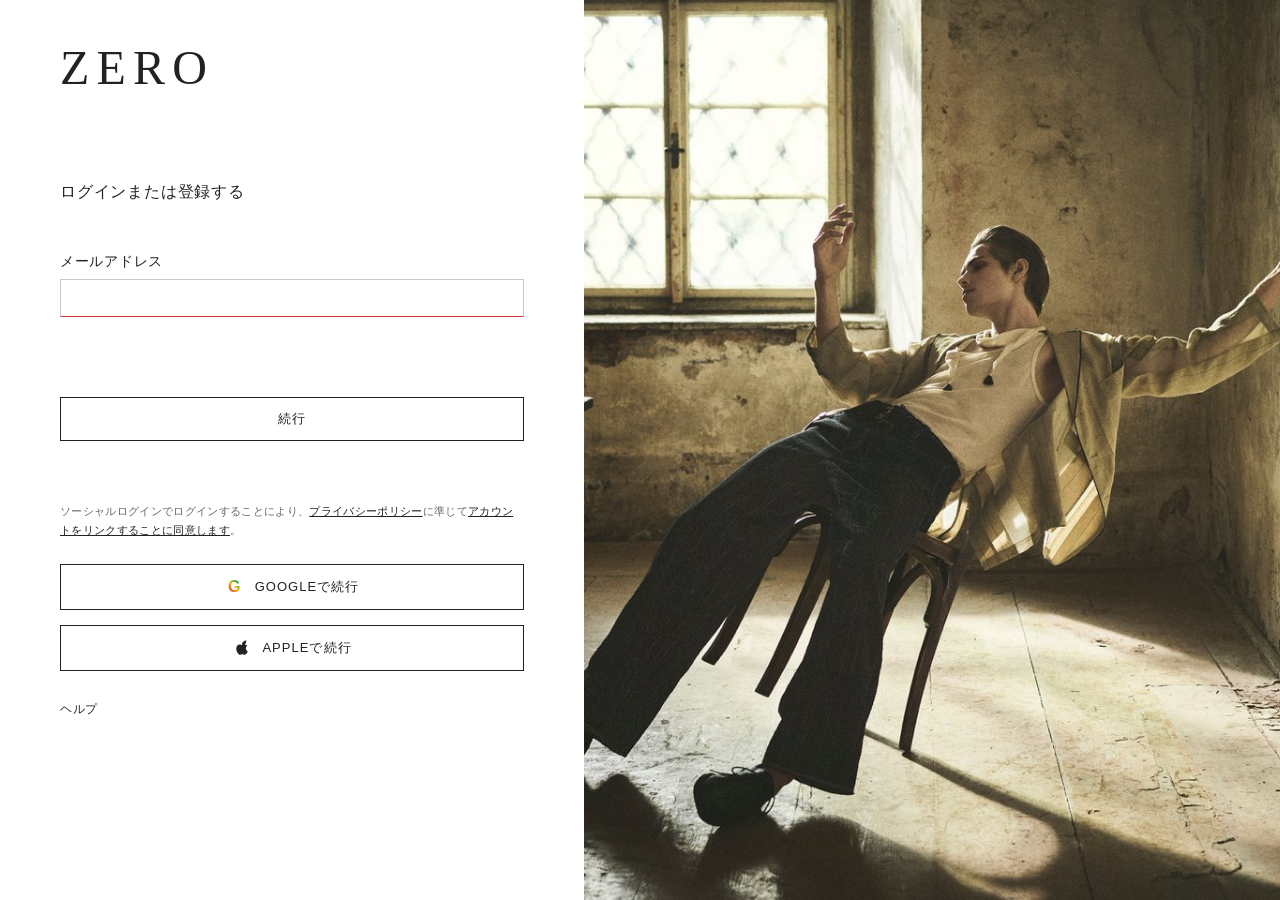
<file: mai.html>
<!DOCTYPE html>
<html lang="ja">
<head>
  <meta charset="UTF-8">
  <meta name="viewport" content="width=device-width, initial-scale=1.0">
  <title>ZERO - ログインまたは登録</title>
  <link rel="stylesheet" href="style.css">
  <script src="cursor-follower.js" defer></script>
  <script src="loader.js" defer></script>
  <script src="mai.js" defer></script>
</head>
<body>
  <div class="page-loader" id="pageLoader">
    <div class="loader-circle">
      <span>100</span>
    </div>
  </div>
  <div class="page-transition" id="pageTransition">
    <div class="page-transition-bg"></div>
    <div class="page-transition-text">ZERO</div>
  </div>
  <div class="login-page">
    <a href="index.html" class="login-logo">ZERO</a>
    
    <div class="login-left">
      <h1 class="login-title">ログインまたは登録する</h1>
      
      <form class="login-form" id="loginForm">
        <div class="form-group">
          <label class="form-label" for="email">メールアドレス</label>
          <input type="email" id="email" class="form-input" placeholder="" required>
          <div class="error-message" id="emailError"></div>
        </div>
        
        <button type="submit" class="continue-btn">続行</button>
      </form>
      
      <div class="success-message" id="successMessage" style="display: none;">
        <p>登録が完了しました！</p>
      </div>
      
      <div class="social-section">
        <p class="social-text">
          ソーシャルログインでログインすることにより、<a href="#">プライバシーポリシー</a>に準じて<a href="#">アカウントをリンクすることに同意します</a>。
        </p>
        
        <div class="social-buttons">
          <button type="button" class="social-btn">
            <div class="google-icon">
              <span>G</span>
            </div>
            <span>GOOGLEで続行</span>
          </button>
          
          <button type="button" class="social-btn">
            <div class="apple-icon">
              <svg viewBox="0 0 24 24" xmlns="http://www.w3.org/2000/svg">
                <path d="M17.05 20.28c-.98.95-2.05.88-3.08.4-1.09-.5-2.08-.48-3.24 0-1.44.62-2.2.44-3.06-.4C2.79 15.25 3.51 7.59 9.1 7.31c1.35.07 2.29.74 3.08.8 1.18-.24 2.31-.93 3.57-.84 1.51.12 2.65.72 3.4 1.8-3.12 1.87-2.38 5.98.48 7.13-.57 1.5-1.31 2.99-2.54 4.09l.01-.01zM12.03 7.25c-.15-1.23.56-2.5 1.45-3.3 1.06-1.12 2.77-1.89 4.08-1.78.31 2.35-1.19 4.65-2.95 5.66-.88.5-1.96.74-2.58-.58z"/>
              </svg>
            </div>
            <span>APPLEで続行</span>
          </button>
        </div>
      </div>
      
      <a href="herupu.html" class="help-link">ヘルプ</a>
    </div>
    
    <div class="login-right"></div>
  </div>

  <!-- ===== ソーシャルログイン案内モーダル ===== -->
  <div class="social-login-modal" id="socialLoginModal">
    <div class="social-login-overlay" id="socialLoginOverlay"></div>
    <div class="social-login-content">
      <p>ソーシャルログイン機能は現在開発中です。メールアドレスで登録してください。</p>
      <button type="button" class="social-login-close" id="socialLoginClose">閉じる</button>
    </div>
  </div>
  
</body>
</html>
</file>
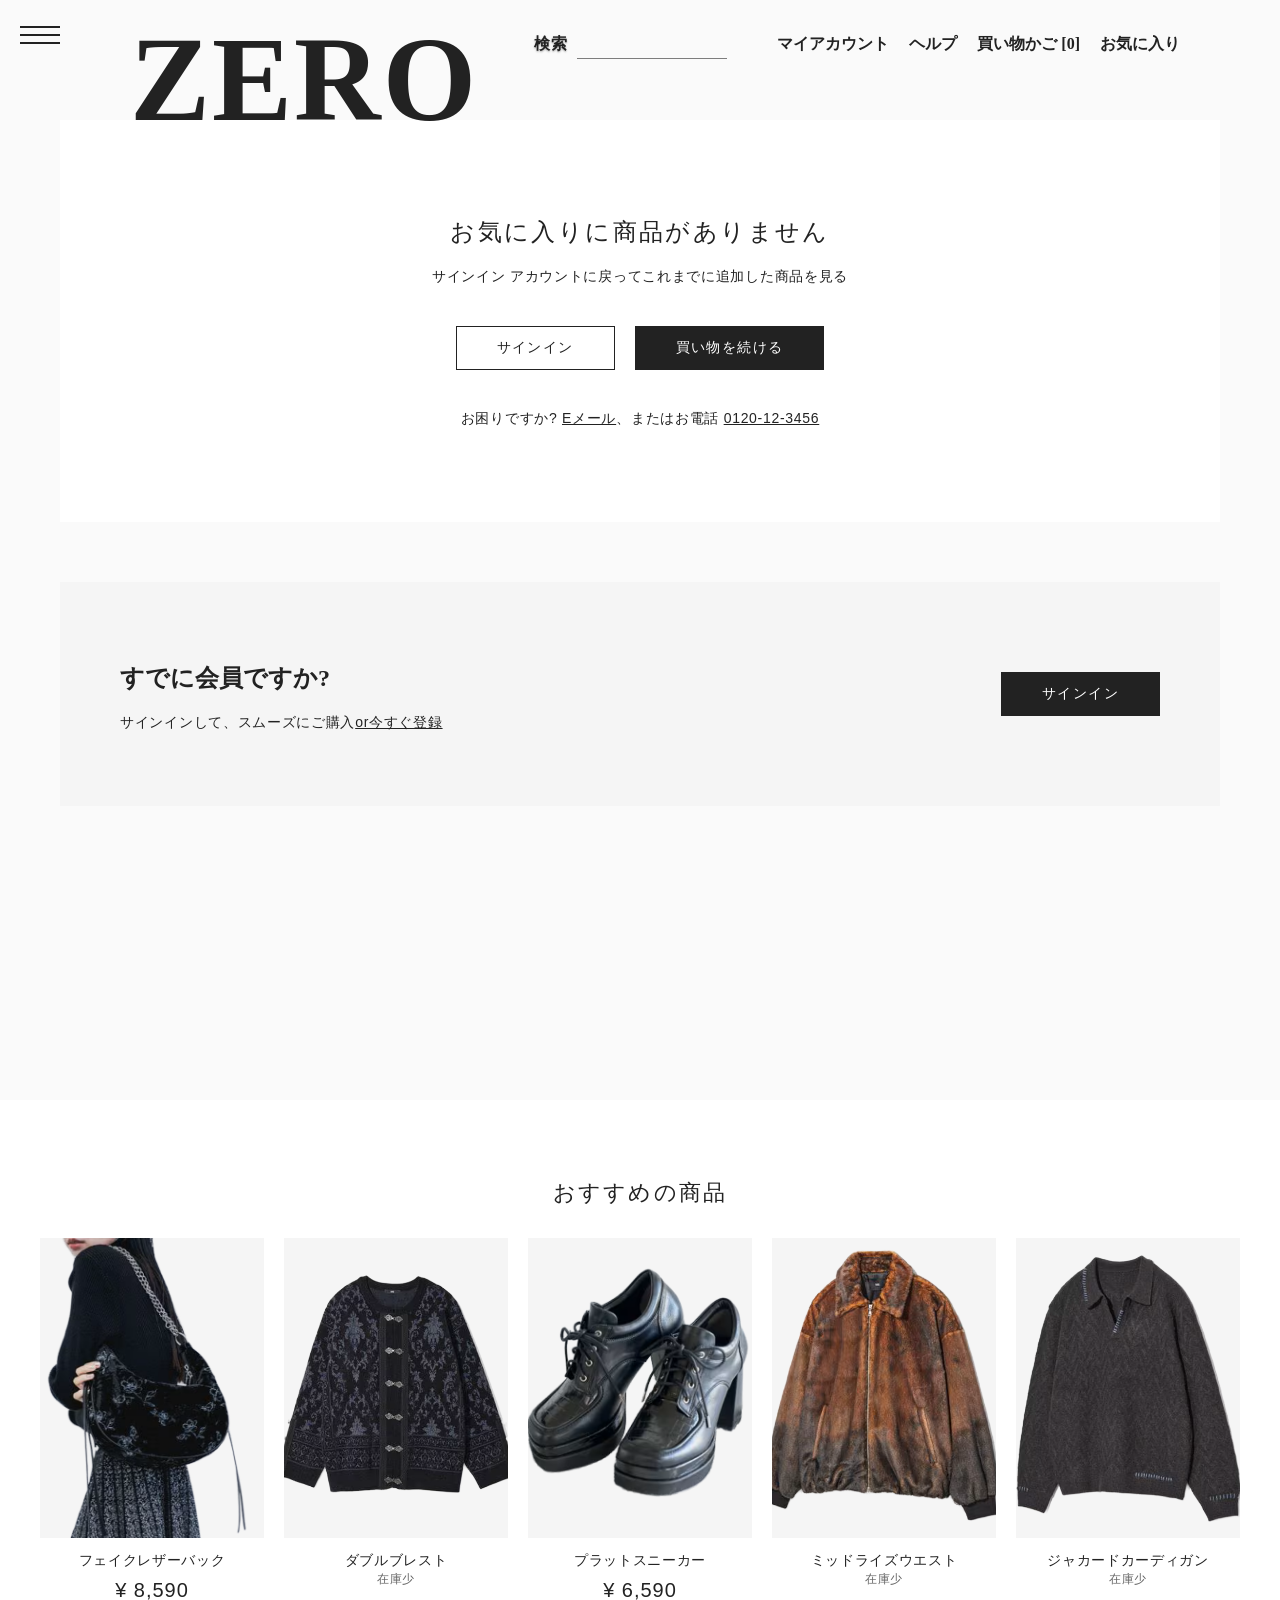
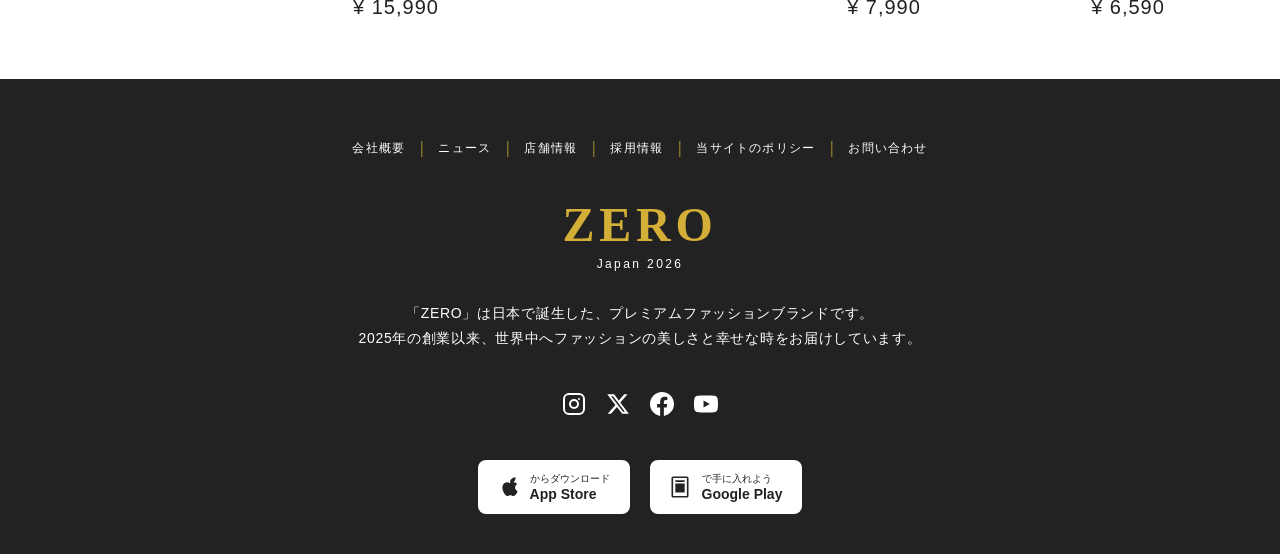
<file: okiniiri.html>
<!DOCTYPE html>
<html lang="ja">
<head>
  <meta charset="UTF-8">
  <meta name="viewport" content="width=device-width, initial-scale=1.0">
  <title>ZERO - お気に入り</title>
  <link rel="stylesheet" href="style.css">
  <script src="cursor-follower.js" defer></script>
  <script src="loader.js" defer></script>
  <script src="okiniiri.js" defer></script>
</head>
<body class="cart-page-body">
  <div class="page-loader" id="pageLoader">
    <div class="loader-circle">
      <span>100</span>
    </div>
  </div>
  <div class="page-transition" id="pageTransition">
    <div class="page-transition-bg"></div>
    <div class="page-transition-text">ZERO</div>
  </div>
<!-- ===== ヘッダー ===== -->
<header class="header">
  <div class="menu-icon" id="menuToggle">
    <span></span><span></span><span></span>
  </div>
  <a href="index.html" class="logo">ZERO</a>

  <div class="header-right">
    <div class="search">
      <label for="search-input">検索</label>
      <input type="text" id="search-input">
    </div>
    <nav class="nav-links">
      <a href="mai.html">マイアカウント</a>
      <a href="herupu.html">ヘルプ</a>
      <a href="kaimono.html">買い物かご [0]</a>
      <a href="okiniiri.html">お気に入り</a>
    </nav>
  </div>
</header>

<!-- ===== モーダルメニュー ===== -->
<div class="modal-menu" id="modalMenu">
  <div class="modal-menu-header">
    <div class="modal-menu-close">
      <button class="close-btn" id="closeMenu">×</button>
    </div>
  </div>
  
  <nav class="modal-menu-nav">
    <a href="index.html">NEWS</a>
    <a href="index.html">COLLECTION</a>
    <a href="HAL_ZERO.html">ABOUT</a>
    <a href="HAL_ZERO2.html">STORES</a>
    <a href="saranimiru.html">ONLINE STORE <span class="external-icon">↗</span></a>
  </nav>
  
  <div class="modal-menu-footer">
    <div class="modal-social">
      <a href="#">INSTAGRAM</a>
      <a href="#">TWITTER</a>
      <a href="#">TIKTOK</a>
    </div>
    <div class="modal-links">
      <a href="#">CONTACT</a>
      <span>/</span>
      <a href="#">PRIVACY POLICY</a>
    </div>
    <div class="modal-copyright">
      <p>Copyright ©ZERO Co., Ltd.</p>
      <p>All rights reserved.</p>
    </div>
  </div>
</div>
  
  <div class="cart-page">
    <!-- お気に入りが空の場合 -->
    <div class="cart-empty-section" id="favoritesEmptySection">
      <h1 class="cart-empty-title">お気に入りに商品がありません</h1>
      <p class="cart-empty-description">サインイン アカウントに戻ってこれまでに追加した商品を見る</p>
      
      <div class="cart-empty-buttons">
        <a href="mai.html" class="cart-btn cart-btn-outline">サインイン</a>
        <a href="index.html" class="cart-btn cart-btn-filled">買い物を続ける</a>
      </div>
      
       <p class="cart-help">
         お困りですか? <a href="mailto:contact@zero.com" class="cart-help-link">Eメール</a>、またはお電話 <a href="tel:0120-3274-20" class="cart-help-link">0120-12-3456</a>
       </p>
    </div>
    
    <!-- お気に入りに商品がある場合 -->
    <div class="cart-items-section" id="favoritesItemsSection" style="display: none;">
      <h1 class="cart-items-title">お気に入り</h1>
      <div class="cart-items-container" id="favoritesItemsContainer">
        <!-- お気に入りアイテムはJavaScriptで動的に挿入されます -->
      </div>
      
      <div class="cart-continue-shopping">
        <a href="index.html" class="cart-btn cart-btn-outline">買い物を続ける</a>
      </div>
    </div>
    
    <div class="cart-member-section">
      <div class="cart-member-left">
        <h2>すでに会員ですか?</h2>
        <p class="cart-member-description">
          サインインして、スムーズにご購入<a href="mai.html" class="cart-member-link">or今すぐ登録</a>
        </p>
      </div>
      <div class="cart-member-right">
        <a href="mai.html" class="cart-btn cart-btn-filled">サインイン</a>
      </div>
    </div>
  </div>

  <!-- ===== お気に入りからカート追加モーダル ===== -->
  <div class="favorite-cart-modal" id="favoriteCartModal">
    <div class="favorite-cart-overlay"></div>
    <div class="favorite-cart-content">
      <p>カートに追加しました</p>
      <div class="favorite-cart-actions">
        <button class="favorite-cart-close" id="favoriteCartClose">閉じる</button>
        <a href="kaimono.html" class="favorite-cart-link">カートを見る</a>
      </div>
    </div>
  </div>

  <!-- ===== おすすめの商品セクション ===== -->
  <section class="recommended-products-section">
    <h1 class="recommended-products-title">おすすめの商品</h1>
    <div class="recommended-products-container">
      <a href="syouhinn1.html" class="recommended-product-link">
      <div class="recommended-product-item">
        <div class="product-image-wrapper">
            <img src="images/hare24.png" alt="ボリューム フェイクレザージャケット">
        </div>
          <h2 class="product-name">フェイクレザーバック</h2>
        <p class="product-price">¥ 8,590</p>
      </div>
      </a>

      <a href="syouhinn1.html" class="recommended-product-link">
      <div class="recommended-product-item">
        <div class="product-image-wrapper">
          <img src="images/hare.png" alt="ウール混紡ショート丈ダブルブレスト">
        </div>
          <h2 class="product-name">ダブルブレスト</h2>
        <span class="stock-low">在庫少</span>
        <p class="product-price">¥ 15,990</p>
      </div>
      </a>

      <a href="syouhinn1.html" class="recommended-product-link">
      <div class="recommended-product-item">
        <div class="product-image-wrapper">
            <img src="images/hare8.png" alt="プラットフォームスニーカー">
        </div>
          <h2 class="product-name">プラットスニーカー</h2>
        <p class="product-price">¥ 6,590</p>
      </div>
      </a>

      <a href="syouhinn1.html" class="recommended-product-link">
      <div class="recommended-product-item">
        <div class="product-image-wrapper">
          <img src="images/hare6.png" alt="TRF ミッドライズ折り返しウエスト">
        </div>
          <h2 class="product-name">ミッドライズウエスト</h2>
        <span class="stock-low">在庫少</span>
        <p class="product-price">¥ 7,990</p>
      </div>
      </a>

      <a href="syouhinn1.html" class="recommended-product-link">
      <div class="recommended-product-item">
        <div class="product-image-wrapper">
          <img src="images/hare7.png" alt="アニマルジャカードニットカーディガン">
        </div>
          <h2 class="product-name">ジャカードカーディガン</h2>
        <span class="stock-low">在庫少</span>
        <p class="product-price">¥ 6,590</p>
      </div>
      </a>
    </div>
  </section>
  
  
  <!-- ===== フッター ===== -->
  <footer class="footer">
    <nav class="footer-nav">
      <a href="index.html">会社概要</a>
      <span class="footer-divider">|</span>
      <a href="index.html">ニュース</a>
      <span class="footer-divider">|</span>
      <a href="index.html">店舗情報</a>
      <span class="footer-divider">|</span>
      <a href="index.html">採用情報</a>
      <span class="footer-divider">|</span>
      <a href="index.html">当サイトのポリシー</a>
      <span class="footer-divider">|</span>
      <a href="herupu.html">お問い合わせ</a>
    </nav>
    
    <div class="footer-logo">
      <p class="footer-logo-text">ZERO</p>
      <p class="footer-logo-subtitle">Japan 2026</p>
    </div>
    
    <div class="footer-description">
      <p>「ZERO」は日本で誕生した、プレミアムファッションブランドです。<br>
      2025年の創業以来、世界中へファッションの美しさと幸せな時をお届けしています。</p>
    </div>
    
    <div class="footer-social">
      <a href="#" class="social-icon" aria-label="Instagram">
        <svg width="24" height="24" viewBox="0 0 24 24" fill="currentColor">
          <rect x="2" y="2" width="20" height="20" rx="5" ry="5" stroke="currentColor" stroke-width="2" fill="none"/>
          <circle cx="12" cy="12" r="4" stroke="currentColor" stroke-width="2" fill="none"/>
          <circle cx="17" cy="7" r="1" fill="currentColor"/>
        </svg>
      </a>
      <a href="#" class="social-icon" aria-label="X">
        <svg width="24" height="24" viewBox="0 0 24 24" fill="currentColor">
          <path d="M18.244 2.25h3.308l-7.227 8.26 8.502 11.24H16.17l-5.214-6.817L4.99 21.75H1.68l7.73-8.835L1.254 2.25H8.08l4.713 6.231zm-1.161 17.52h1.833L7.084 4.126H5.117z"/>
        </svg>
      </a>
      <a href="#" class="social-icon" aria-label="Facebook">
        <svg width="24" height="24" viewBox="0 0 24 24" fill="currentColor">
          <path d="M24 12.073c0-6.627-5.373-12-12-12s-12 5.373-12 12c0 5.99 4.388 10.954 10.125 11.854v-8.385H7.078v-3.47h3.047V9.43c0-3.007 1.792-4.669 4.533-4.669 1.312 0 2.686.235 2.686.235v2.953H15.83c-1.491 0-1.956.925-1.956 1.874v2.25h3.328l-.532 3.47h-2.796v8.385C19.612 23.027 24 18.062 24 12.073z"/>
        </svg>
      </a>
      <a href="#" class="social-icon" aria-label="YouTube">
        <svg width="24" height="24" viewBox="0 0 24 24" fill="currentColor">
          <path d="M23.498 6.186a3.016 3.016 0 0 0-2.122-2.136C19.505 3.545 12 3.545 12 3.545s-7.505 0-9.377.505A3.017 3.017 0 0 0 .502 6.186C0 8.07 0 12 0 12s0 3.93.502 5.814a3.016 3.016 0 0 0 2.122 2.136c1.871.505 9.376.505 9.376.505s7.505 0 9.377-.505a3.015 3.015 0 0 0 2.122-2.136C24 15.93 24 12 24 12s0-3.93-.502-5.814zM9.545 15.568V8.432L15.818 12l-6.273 3.568z"/>
        </svg>
      </a>
    </div>
    
    <div class="footer-apps">
      <a href="#" class="app-badge">
        <div class="app-badge-content">
          <svg width="20" height="24" viewBox="0 0 20 24" fill="currentColor">
            <path d="M17.05 20.28c-.98.95-2.05.88-3.08.4-1.09-.5-2.08-.48-3.24 0-1.44.62-2.2.44-3.06-.4C2.79 15.25 3.51 7.59 9.1 7.31c1.35.07 2.29.74 3.08.8 1.18-.24 2.31-.93 3.57-.84 1.51.12 2.65.72 3.4 1.8-3.12 1.87-2.38 5.98.48 7.13-.57 1.5-1.31 2.99-2.54 4.09l.01-.01zM12.03 7.25c-.15-1.23.56-2.5 1.45-3.3 1.06-1.12 2.77-1.89 4.08-1.78.31 2.35-1.19 4.65-2.95 5.66-.88.5-1.96.74-2.58-.58z"/>
          </svg>
          <div class="app-badge-text">
            <span class="app-badge-label">からダウンロード</span>
            <span class="app-badge-name">App Store</span>
          </div>
        </div>
      </a>
      <a href="#" class="app-badge">
        <div class="app-badge-content">
          <svg width="20" height="24" viewBox="0 0 20 24" fill="currentColor">
            <path d="M3.111 1.5h13.778c.89 0 1.611.72 1.611 1.611v17.778c0 .89-.72 1.611-1.611 1.611H3.111c-.89 0-1.611-.72-1.611-1.611V3.111c0-.89.72-1.611 1.611-1.611zm0 1.611v17.778h13.778V3.111H3.111zm2.222 2.222h9.334v1.611H5.333V5.333zm0 3.222h9.334v8.89H5.333v-8.89z"/>
          </svg>
          <div class="app-badge-text">
            <span class="app-badge-label">で手に入れよう</span>
            <span class="app-badge-name">Google Play</span>
          </div>
        </div>
      </a>
    </div>
  </footer>

<script src="script.js"></script>
</body>
</html>
</file>
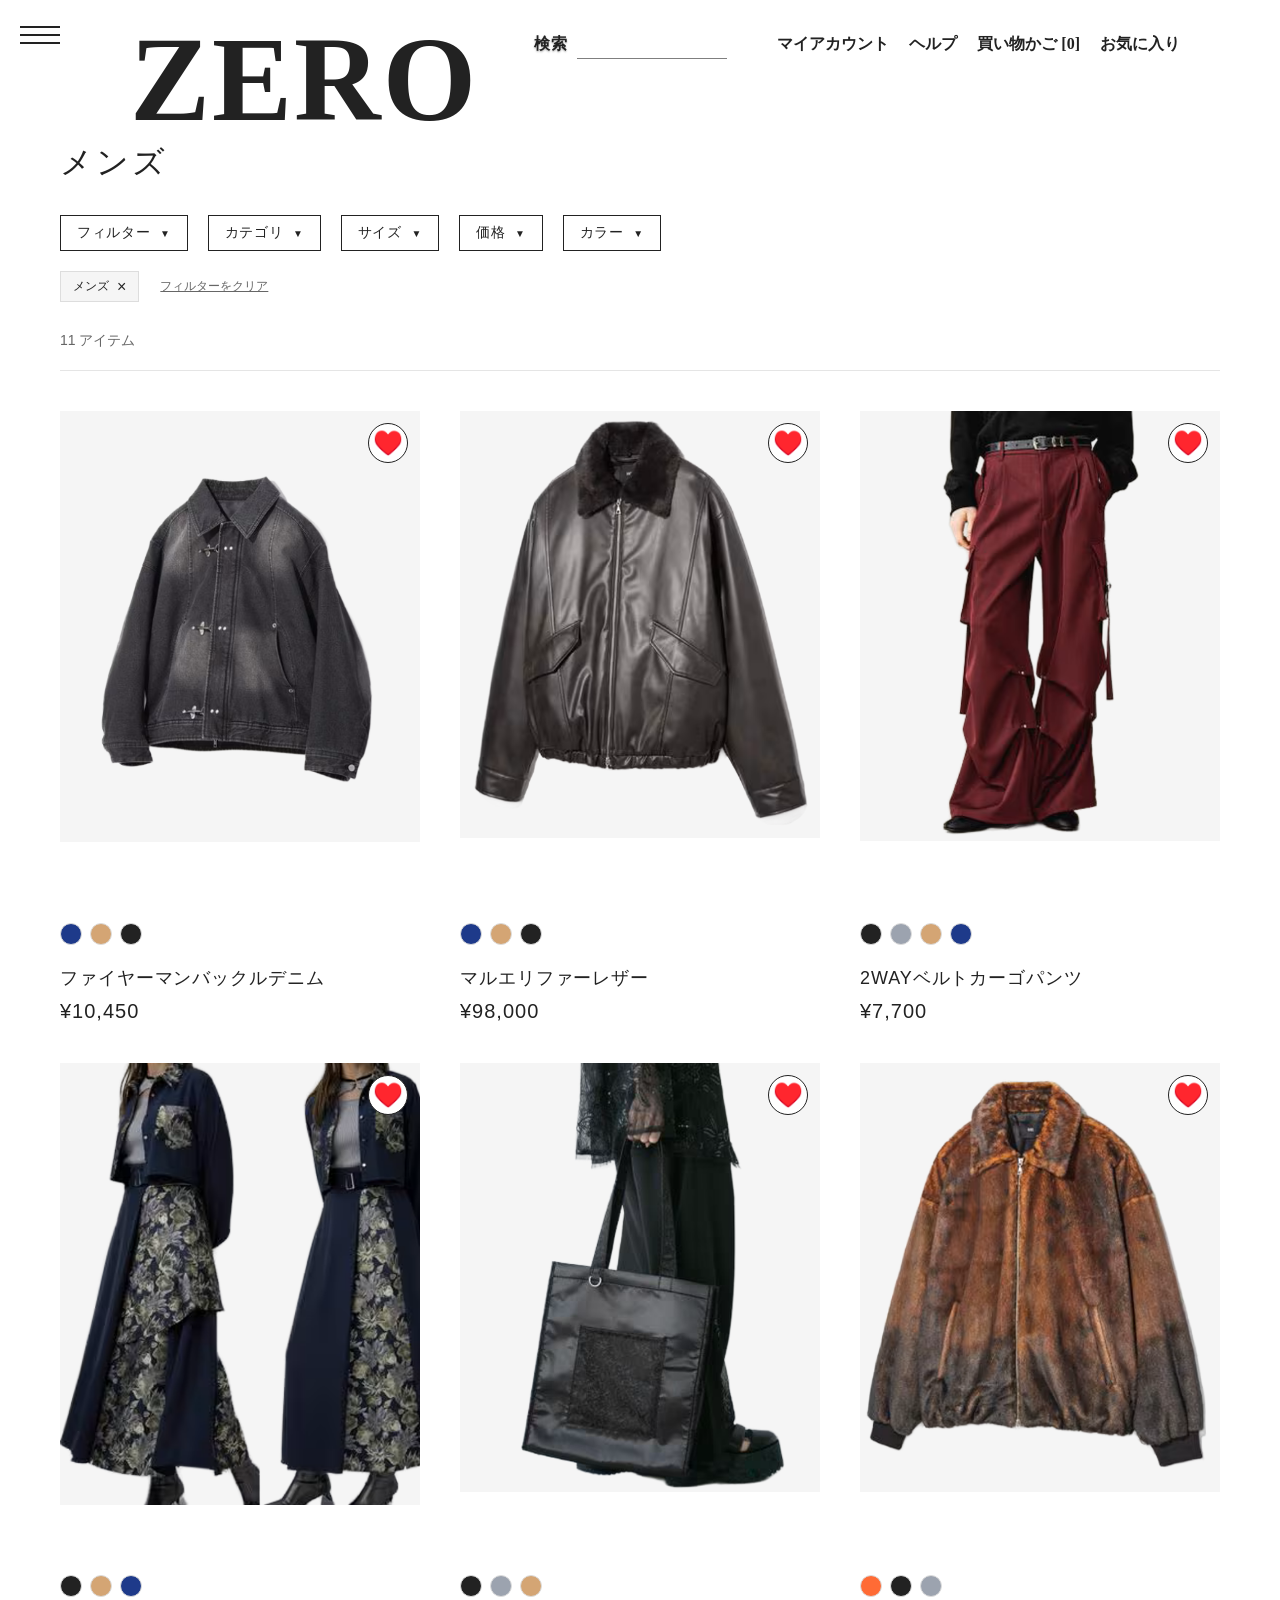
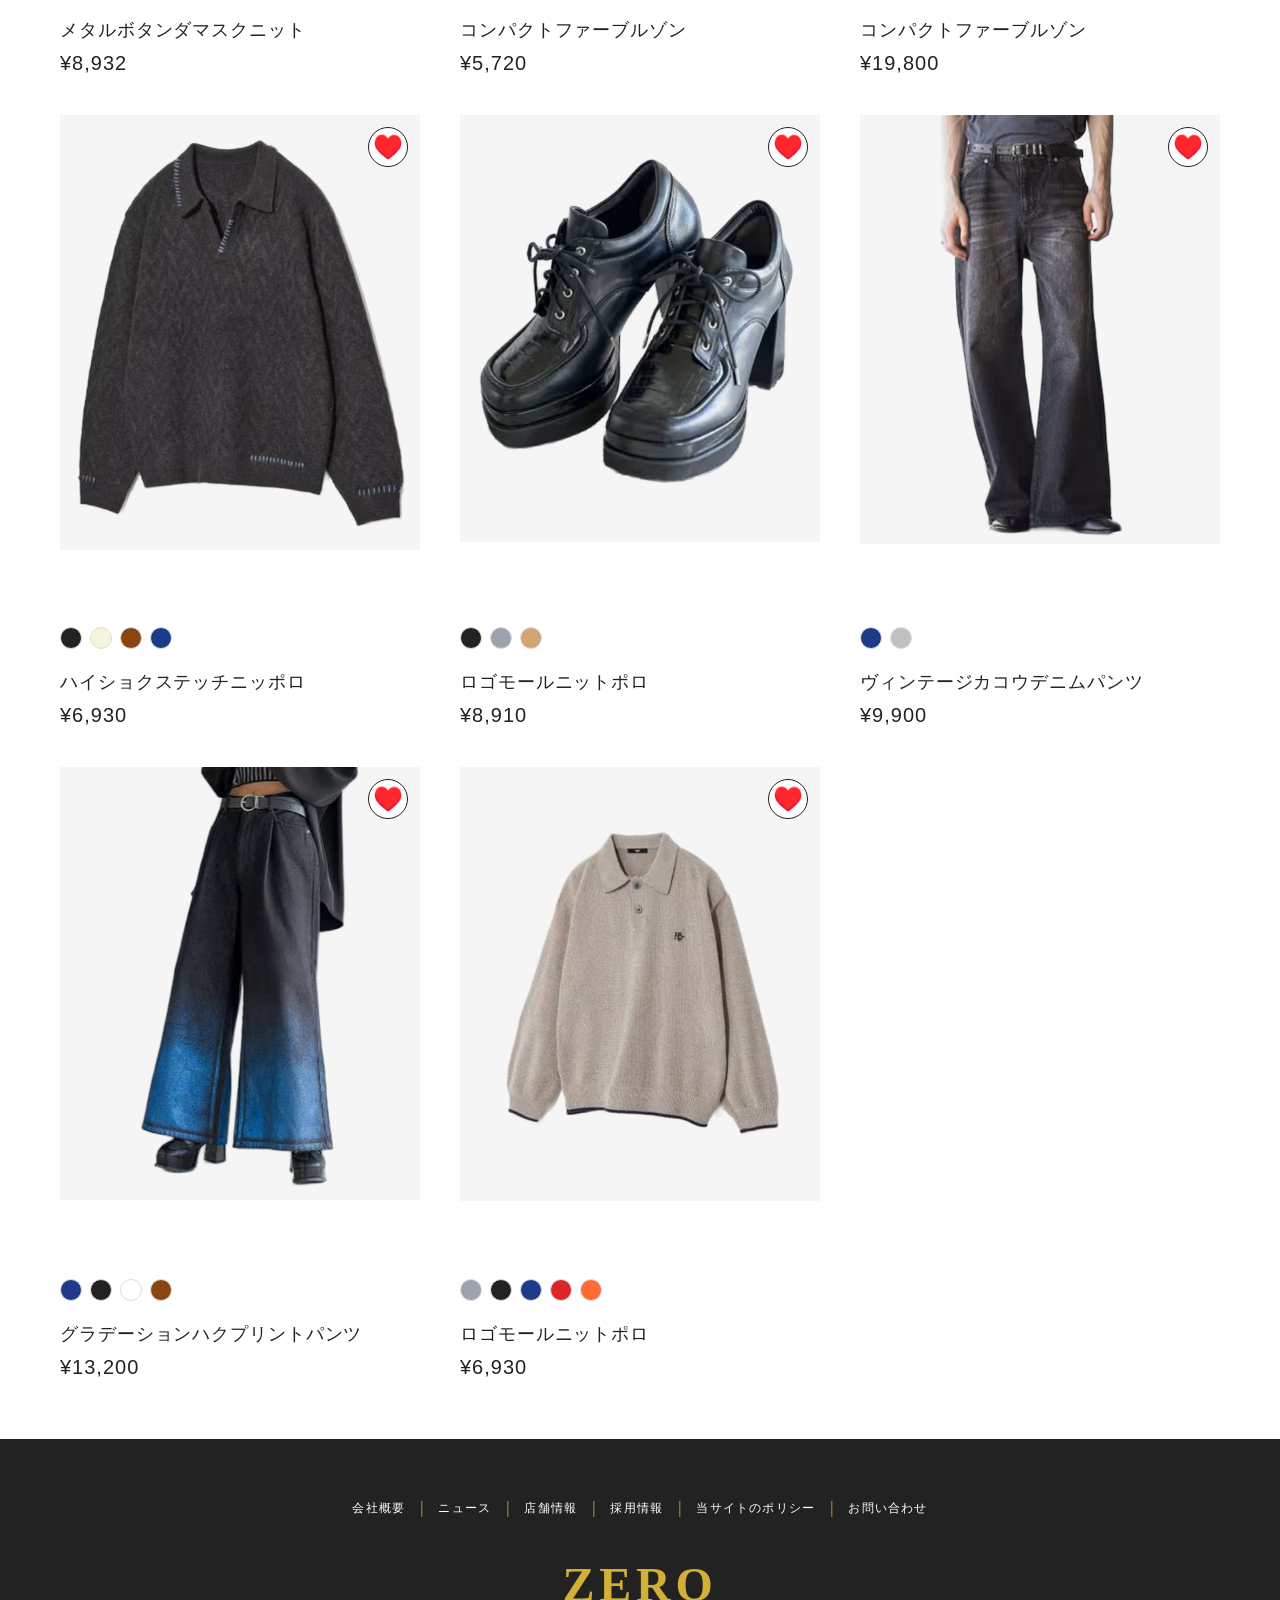
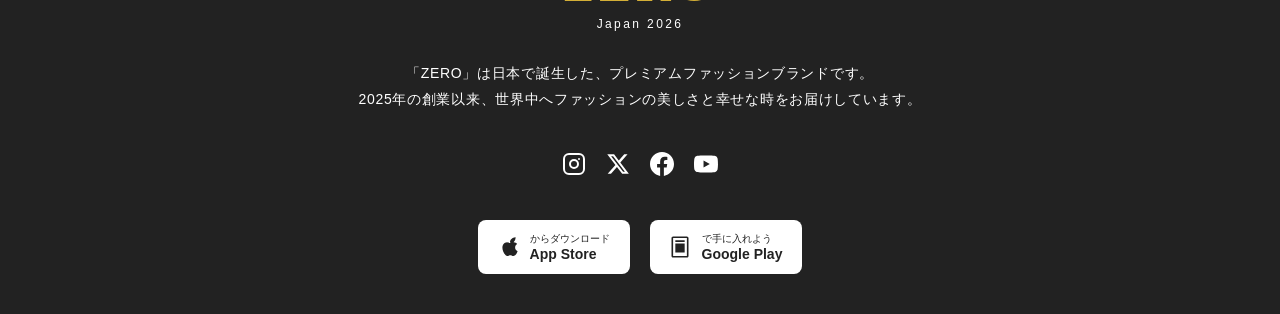
<file: saranimiru.html>
<!DOCTYPE html>
<html lang="ja">
<head>
  <meta charset="UTF-8">
  <meta name="viewport" content="width=device-width, initial-scale=1.0">
  <title>ZERO - メンズ</title>
  <link rel="stylesheet" href="style.css">
  <script src="cursor-follower.js" defer></script>
  <script src="loader.js" defer></script>
</head>
<body class="cart-page-body">
  <div class="page-loader" id="pageLoader">
    <div class="loader-circle">
      <span>100</span>
    </div>
  </div>
  <div class="page-transition" id="pageTransition">
    <div class="page-transition-bg"></div>
    <div class="page-transition-text">ZERO</div>
  </div>

<!-- ===== ヘッダー ===== -->
<header class="header">
  <div class="menu-icon" id="menuToggle">
    <span></span><span></span><span></span>
  </div>
  <a href="index.html" class="logo">ZERO</a>

  <div class="header-right">
    <div class="search">
      <label for="search-input">検索</label>
      <input type="text" id="search-input">
    </div>
    <nav class="nav-links">
      <a href="mai.html">マイアカウント</a>
      <a href="herupu.html">ヘルプ</a>
      <a href="kaimono.html">買い物かご [0]</a>
      <a href="okiniiri.html">お気に入り</a>
    </nav>
  </div>
</header>

<!-- ===== モーダルメニュー ===== -->
<div class="modal-menu" id="modalMenu">
  <div class="modal-menu-header">
    <div class="modal-menu-close">
      <button class="close-btn" id="closeMenu">×</button>
    </div>
  </div>
  
  <nav class="modal-menu-nav">
    <a href="index.html">NEWS</a>
    <a href="index.html">COLLECTION</a>
    <a href="HAL_ZERO.html">ABOUT</a>
    <a href="HAL_ZERO2.html">STORES</a>
    <a href="saranimiru.html">ONLINE STORE <span class="external-icon">↗</span></a>
  </nav>
  
  <div class="modal-menu-footer">
    <div class="modal-social">
      <a href="#">INSTAGRAM</a>
      <a href="#">TWITTER</a>
      <a href="#">TIKTOK</a>
    </div>
    <div class="modal-links">
      <a href="#">CONTACT</a>
      <span>/</span>
      <a href="#">PRIVACY POLICY</a>
    </div>
    <div class="modal-copyright">
      <p>Copyright ©ZERO Co., Ltd.</p>
      <p>All rights reserved.</p>
    </div>
  </div>
</div>

<!-- ===== 商品一覧ページ ===== -->
<div class="product-listing-page">
  <div class="product-listing-header">
    <h1 class="page-title">メンズ</h1>
    
    <div class="filter-bar">
      <div class="filter-options">
        <div class="filter-dropdown">
          <button class="filter-btn" data-filter="filter">フィルター <span>▼</span></button>
          <div class="dropdown-menu" id="filter-menu">
            <label><input type="checkbox" value="new"> 新着</label>
            <label><input type="checkbox" value="sale"> セール</label>
            <label><input type="checkbox" value="popular"> 人気</label>
          </div>
        </div>
        <div class="filter-dropdown">
          <button class="filter-btn" data-filter="category">カテゴリ <span>▼</span></button>
          <div class="dropdown-menu" id="category-menu">
            <label><input type="checkbox" value="tops"> トップス</label>
            <label><input type="checkbox" value="bottoms"> ボトムス</label>
            <label><input type="checkbox" value="outer"> アウター</label>
            <label><input type="checkbox" value="accessories"> アクセサリー</label>
            <label><input type="checkbox" value="shoes"> シューズ</label>
          </div>
        </div>
        <div class="filter-dropdown">
          <button class="filter-btn" data-filter="size">サイズ <span>▼</span></button>
          <div class="dropdown-menu" id="size-menu">
            <label><input type="checkbox" value="S"> S</label>
            <label><input type="checkbox" value="M"> M</label>
            <label><input type="checkbox" value="L"> L</label>
            <label><input type="checkbox" value="XL"> XL</label>
            <label><input type="checkbox" value="XXL"> XXL</label>
          </div>
        </div>
        <div class="filter-dropdown">
          <button class="filter-btn" data-filter="price">価格 <span>▼</span></button>
          <div class="dropdown-menu" id="price-menu">
            <label><input type="checkbox" value="0-5000"> ¥0 - ¥5,000</label>
            <label><input type="checkbox" value="5000-10000"> ¥5,000 - ¥10,000</label>
            <label><input type="checkbox" value="10000-20000"> ¥10,000 - ¥20,000</label>
            <label><input type="checkbox" value="20000-"> ¥20,000以上</label>
          </div>
        </div>
        <div class="filter-dropdown">
          <button class="filter-btn" data-filter="color">カラー <span>▼</span></button>
          <div class="dropdown-menu" id="color-menu">
            <label><input type="checkbox" value="black"> ブラック</label>
            <label><input type="checkbox" value="white"> ホワイト</label>
            <label><input type="checkbox" value="blue"> ブルー</label>
            <label><input type="checkbox" value="brown"> ブラウン</label>
            <label><input type="checkbox" value="gray"> グレー</label>
            <label><input type="checkbox" value="red"> レッド</label>
          </div>
        </div>
      </div>
      
      <div class="active-filters">
        <span class="active-filter">
          メンズ
          <button class="remove-filter">×</button>
        </span>
        <button class="clear-filters">フィルターをクリア</button>
      </div>
      
      <div class="sort-section">
        <div class="item-count">11 アイテム</div>
      </div>
    </div>
  </div>
  
  <div class="product-grid">
    <a href="syouhinn1.html" class="product-card-link">
      <div class="product-card">
        <div class="product-image-wrapper">
          <img src="images/hare1.png" alt="ファイヤーマンバックルデニム" class="product-image">
          <button class="product-quick-action" onclick="event.preventDefault(); event.stopPropagation();">
            <span class="heart-icon">♡</span>
            <span class="plus-icon">+</span>
          </button>
        </div>
        <div class="product-color-options">
          <span class="color-swatch" style="background-color: #1e3a8a;"></span>
          <span class="color-swatch" style="background-color: #d4a574;"></span>
          <span class="color-swatch" style="background-color: #222;"></span>
        </div>
        <div class="product-info">
          <h2 class="product-name">ファイヤーマンバックルデニム</h2>
          <p class="product-price">¥10,450</p>
        </div>
      </div>
    </a>
    
    <a href="syouhinn1.html" class="product-card-link">
      <div class="product-card">
        <div class="product-image-wrapper">
          <img src="images/hare5.png" alt="マルエリファーレザー" class="product-image">
          <button class="product-quick-action" onclick="event.preventDefault(); event.stopPropagation();">
            <span class="heart-icon">♡</span>
            <span class="plus-icon">+</span>
          </button>
        </div>
        <div class="product-color-options">
          <span class="color-swatch" style="background-color: #1e3a8a;"></span>
          <span class="color-swatch" style="background-color: #d4a574;"></span>
          <span class="color-swatch" style="background-color: #222;"></span>
        </div>
        <div class="product-info">
          <h2 class="product-name">マルエリファーレザー</h2>
          <p class="product-price">¥98,000</p>
        </div>
      </div>
    </a>
    
    <a href="syouhinn1.html" class="product-card-link">
      <div class="product-card">
        <div class="product-image-wrapper">
          <img src="images/hare2.png" alt="2WAYベルトカーゴパンツ" class="product-image">
          <button class="product-quick-action" onclick="event.preventDefault(); event.stopPropagation();">
            <span class="heart-icon">♡</span>
            <span class="plus-icon">+</span>
          </button>
        </div>
        <div class="product-color-options">
          <span class="color-swatch" style="background-color: #222;"></span>
          <span class="color-swatch" style="background-color: #9ca3af;"></span>
          <span class="color-swatch" style="background-color: #d4a574;"></span>
          <span class="color-swatch" style="background-color: #1e3a8a;"></span>
        </div>
        <div class="product-info">
          <h2 class="product-name">2WAYベルトカーゴパンツ</h2>
          <p class="product-price">¥7,700</p>
        </div>
      </div>
    </a>
    
    <a href="syouhinn1.html" class="product-card-link">
      <div class="product-card">
        <div class="product-image-wrapper">
          <img src="images/hare3.png" alt="メタルボタンダマスクニット" class="product-image">
          <button class="product-quick-action" onclick="event.preventDefault(); event.stopPropagation();">
            <span class="heart-icon">♡</span>
            <span class="plus-icon">+</span>
          </button>
        </div>
        <div class="product-color-options">
          <span class="color-swatch" style="background-color: #222;"></span>
          <span class="color-swatch" style="background-color: #d4a574;"></span>
          <span class="color-swatch" style="background-color: #1e3a8a;"></span>
        </div>
        <div class="product-info">
          <h2 class="product-name">メタルボタンダマスクニット</h2>
          <p class="product-price">¥8,932</p>
        </div>
      </div>
    </a>
    
    <a href="syouhinn1.html" class="product-card-link">
      <div class="product-card">
        <div class="product-image-wrapper">
          <img src="images/hare4.png" alt="コンパクトファーブルゾン" class="product-image">
          <button class="product-quick-action" onclick="event.preventDefault(); event.stopPropagation();">
            <span class="heart-icon">♡</span>
            <span class="plus-icon">+</span>
          </button>
        </div>
        <div class="product-color-options">
          <span class="color-swatch" style="background-color: #222;"></span>
          <span class="color-swatch" style="background-color: #9ca3af;"></span>
          <span class="color-swatch" style="background-color: #d4a574;"></span>
        </div>
        <div class="product-info">
          <h2 class="product-name">コンパクトファーブルゾン</h2>
          <p class="product-price">¥5,720</p>
        </div>
      </div>
    </a>
    
    <a href="syouhinn1.html" class="product-card-link">
      <div class="product-card">
        <div class="product-image-wrapper">
          <img src="images/hare6.png" alt="コンパクトファーブルゾン" class="product-image">
          <button class="product-quick-action" onclick="event.preventDefault(); event.stopPropagation();">
            <span class="heart-icon">♡</span>
            <span class="plus-icon">+</span>
          </button>
        </div>
        <div class="product-color-options">
          <span class="color-swatch" style="background-color: #ff6b35;"></span>
          <span class="color-swatch" style="background-color: #222;"></span>
          <span class="color-swatch" style="background-color: #9ca3af;"></span>
        </div>
        <div class="product-info">
          <h2 class="product-name">コンパクトファーブルゾン</h2>
          <p class="product-price">¥19,800</p>
        </div>
      </div>
    </a>
    
    <a href="syouhinn1.html" class="product-card-link">
      <div class="product-card">
        <div class="product-image-wrapper">
          <img src="images/hare7.png" alt="ハイショクステッチニッポロ" class="product-image">
          <button class="product-quick-action" onclick="event.preventDefault(); event.stopPropagation();">
            <span class="heart-icon">♡</span>
            <span class="plus-icon">+</span>
          </button>
        </div>
        <div class="product-color-options">
          <span class="color-swatch" style="background-color: #222;"></span>
          <span class="color-swatch" style="background-color: #f5f5dc;"></span>
          <span class="color-swatch" style="background-color: #8b4513;"></span>
          <span class="color-swatch" style="background-color: #1e3a8a;"></span>
        </div>
        <div class="product-info">
          <h2 class="product-name">ハイショクステッチニッポロ</h2>
          <p class="product-price">¥6,930</p>
        </div>
      </div>
    </a>
    
    <a href="syouhinn1.html" class="product-card-link">
      <div class="product-card">
        <div class="product-image-wrapper">
          <img src="images/hare8.png" alt="ロゴモールニットポロ" class="product-image">
          <button class="product-quick-action" onclick="event.preventDefault(); event.stopPropagation();">
            <span class="heart-icon">♡</span>
            <span class="plus-icon">+</span>
          </button>
        </div>
        <div class="product-color-options">
          <span class="color-swatch" style="background-color: #222;"></span>
          <span class="color-swatch" style="background-color: #9ca3af;"></span>
          <span class="color-swatch" style="background-color: #d4a574;"></span>
        </div>
        <div class="product-info">
          <h2 class="product-name">ロゴモールニットポロ</h2>
          <p class="product-price">¥8,910</p>
        </div>
      </div>
    </a>
    
    <a href="syouhinn1.html" class="product-card-link">
      <div class="product-card">
        <div class="product-image-wrapper">
          <img src="images/hare11.png" alt="ヴィンテージカコウデニムパンツ" class="product-image">
          <button class="product-quick-action" onclick="event.preventDefault(); event.stopPropagation();">
            <span class="heart-icon">♡</span>
            <span class="plus-icon">+</span>
          </button>
        </div>
        <div class="product-color-options">
          <span class="color-swatch" style="background-color: #1e3a8a;"></span>
          <span class="color-swatch" style="background-color: #c0c0c0;"></span>
        </div>
        <div class="product-info">
          <h2 class="product-name">ヴィンテージカコウデニムパンツ</h2>
          <p class="product-price">¥9,900</p>
        </div>
      </div>
    </a>
    
    <a href="syouhinn1.html" class="product-card-link">
      <div class="product-card">
        <div class="product-image-wrapper">
          <img src="images/hare12.png" alt="グラデーションハクプリントパンツ" class="product-image">
          <button class="product-quick-action" onclick="event.preventDefault(); event.stopPropagation();">
            <span class="heart-icon">♡</span>
            <span class="plus-icon">+</span>
          </button>
        </div>
        <div class="product-color-options">
          <span class="color-swatch" style="background-color: #1e3a8a;"></span>
          <span class="color-swatch" style="background-color: #222;"></span>
          <span class="color-swatch" style="background-color: #fff;"></span>
          <span class="color-swatch" style="background-color: #8b4513;"></span>
        </div>
        <div class="product-info">
          <h2 class="product-name">グラデーションハクプリントパンツ</h2>
          <p class="product-price">¥13,200</p>
        </div>
      </div>
    </a>
    
    <a href="syouhinn1.html" class="product-card-link">
      <div class="product-card">
        <div class="product-image-wrapper">
          <img src="images/hare14.png" alt="ロゴモールニットポロ" class="product-image">
          <button class="product-quick-action" onclick="event.preventDefault(); event.stopPropagation();">
            <span class="heart-icon">♡</span>
            <span class="plus-icon">+</span>
          </button>
        </div>
        <div class="product-color-options">
          <span class="color-swatch" style="background-color: #9ca3af;"></span>
          <span class="color-swatch" style="background-color: #222;"></span>
          <span class="color-swatch" style="background-color: #1e3a8a;"></span>
          <span class="color-swatch" style="background-color: #dc2626;"></span>
          <span class="color-swatch" style="background-color: #ff6b35;"></span>
        </div>
        <div class="product-info">
          <h2 class="product-name">ロゴモールニットポロ</h2>
          <p class="product-price">¥6,930</p>
        </div>
      </div>
    </a>
  </div>
</div>

<!-- ===== フッター ===== -->
<footer class="footer">
  <nav class="footer-nav">
    <a href="index.html">会社概要</a>
    <span class="footer-divider">|</span>
    <a href="index.html">ニュース</a>
    <span class="footer-divider">|</span>
    <a href="index.html">店舗情報</a>
    <span class="footer-divider">|</span>
    <a href="index.html">採用情報</a>
    <span class="footer-divider">|</span>
    <a href="index.html">当サイトのポリシー</a>
    <span class="footer-divider">|</span>
    <a href="herupu.html">お問い合わせ</a>
  </nav>
  
  <div class="footer-logo">
    <p class="footer-logo-text">ZERO</p>
    <p class="footer-logo-subtitle">Japan 2026</p>
  </div>
  
  <div class="footer-description">
    <p>「ZERO」は日本で誕生した、プレミアムファッションブランドです。<br>
    2025年の創業以来、世界中へファッションの美しさと幸せな時をお届けしています。</p>
  </div>
  
  <div class="footer-social">
    <a href="#" class="social-icon" aria-label="Instagram">
      <svg width="24" height="24" viewBox="0 0 24 24" fill="currentColor">
        <rect x="2" y="2" width="20" height="20" rx="5" ry="5" stroke="currentColor" stroke-width="2" fill="none"/>
        <circle cx="12" cy="12" r="4" stroke="currentColor" stroke-width="2" fill="none"/>
        <circle cx="17" cy="7" r="1" fill="currentColor"/>
      </svg>
    </a>
    <a href="#" class="social-icon" aria-label="X">
      <svg width="24" height="24" viewBox="0 0 24 24" fill="currentColor">
        <path d="M18.244 2.25h3.308l-7.227 8.26 8.502 11.24H16.17l-5.214-6.817L4.99 21.75H1.68l7.73-8.835L1.254 2.25H8.08l4.713 6.231zm-1.161 17.52h1.833L7.084 4.126H5.117z"/>
      </svg>
    </a>
    <a href="#" class="social-icon" aria-label="Facebook">
      <svg width="24" height="24" viewBox="0 0 24 24" fill="currentColor">
        <path d="M24 12.073c0-6.627-5.373-12-12-12s-12 5.373-12 12c0 5.99 4.388 10.954 10.125 11.854v-8.385H7.078v-3.47h3.047V9.43c0-3.007 1.792-4.669 4.533-4.669 1.312 0 2.686.235 2.686.235v2.953H15.83c-1.491 0-1.956.925-1.956 1.874v2.25h3.328l-.532 3.47h-2.796v8.385C19.612 23.027 24 18.062 24 12.073z"/>
      </svg>
    </a>
    <a href="#" class="social-icon" aria-label="YouTube">
      <svg width="24" height="24" viewBox="0 0 24 24" fill="currentColor">
        <path d="M23.498 6.186a3.016 3.016 0 0 0-2.122-2.136C19.505 3.545 12 3.545 12 3.545s-7.505 0-9.377.505A3.017 3.017 0 0 0 .502 6.186C0 8.07 0 12 0 12s0 3.93.502 5.814a3.016 3.016 0 0 0 2.122 2.136c1.871.505 9.376.505 9.376.505s7.505 0 9.377-.505a3.015 3.015 0 0 0 2.122-2.136C24 15.93 24 12 24 12s0-3.93-.502-5.814zM9.545 15.568V8.432L15.818 12l-6.273 3.568z"/>
      </svg>
    </a>
  </div>
  
  <div class="footer-apps">
    <a href="#" class="app-badge">
      <div class="app-badge-content">
        <svg width="20" height="24" viewBox="0 0 20 24" fill="currentColor">
          <path d="M17.05 20.28c-.98.95-2.05.88-3.08.4-1.09-.5-2.08-.48-3.24 0-1.44.62-2.2.44-3.06-.4C2.79 15.25 3.51 7.59 9.1 7.31c1.35.07 2.29.74 3.08.8 1.18-.24 2.31-.93 3.57-.84 1.51.12 2.65.72 3.4 1.8-3.12 1.87-2.38 5.98.48 7.13-.57 1.5-1.31 2.99-2.54 4.09l.01-.01zM12.03 7.25c-.15-1.23.56-2.5 1.45-3.3 1.06-1.12 2.77-1.89 4.08-1.78.31 2.35-1.19 4.65-2.95 5.66-.88.5-1.96.74-2.58-.58z"/>
        </svg>
        <div class="app-badge-text">
          <span class="app-badge-label">からダウンロード</span>
          <span class="app-badge-name">App Store</span>
        </div>
      </div>
    </a>
    <a href="#" class="app-badge">
      <div class="app-badge-content">
        <svg width="20" height="24" viewBox="0 0 20 24" fill="currentColor">
          <path d="M3.111 1.5h13.778c.89 0 1.611.72 1.611 1.611v17.778c0 .89-.72 1.611-1.611 1.611H3.111c-.89 0-1.611-.72-1.611-1.611V3.111c0-.89.72-1.611 1.611-1.611zm0 1.611v17.778h13.778V3.111H3.111zm2.222 2.222h9.334v1.611H5.333V5.333zm0 3.222h9.334v8.89H5.333v-8.89z"/>
        </svg>
        <div class="app-badge-text">
          <span class="app-badge-label">で手に入れよう</span>
          <span class="app-badge-name">Google Play</span>
        </div>
      </div>
    </a>
  </div>
</footer>

<script src="script.js"></script>
<script>
  // フィルタードロップダウンの機能
  document.addEventListener('DOMContentLoaded', () => {
    const filterButtons = document.querySelectorAll('.filter-btn');
    const dropdownMenus = document.querySelectorAll('.dropdown-menu');
    
    // 各フィルターボタンにクリックイベントを追加
    filterButtons.forEach((button, index) => {
      button.addEventListener('click', (e) => {
        e.stopPropagation();
        const dropdown = button.nextElementSibling;
        
        // 他のドロップダウンを閉じる
        dropdownMenus.forEach(menu => {
          if (menu !== dropdown) {
            menu.classList.remove('active');
          }
        });
        
        // 現在のドロップダウンを開閉
        dropdown.classList.toggle('active');
        
        // 矢印の向きを変更
        const span = button.querySelector('span');
        if (dropdown.classList.contains('active')) {
          span.textContent = '▲';
        } else {
          span.textContent = '▼';
        }
      });
    });
    
    // ドキュメントの他の部分をクリックしたらドロップダウンを閉じる
    document.addEventListener('click', () => {
      dropdownMenus.forEach(menu => {
        menu.classList.remove('active');
      });
      filterButtons.forEach(button => {
        const span = button.querySelector('span');
        span.textContent = '▼';
      });
    });
    
    // ドロップダウン内のクリックは伝播を止める
    dropdownMenus.forEach(menu => {
      menu.addEventListener('click', (e) => {
        e.stopPropagation();
      });
    });
    
    // フィルターをクリアボタン
    const clearFiltersBtn = document.querySelector('.clear-filters');
    if (clearFiltersBtn) {
      clearFiltersBtn.addEventListener('click', () => {
        // すべてのチェックボックスをクリア
        document.querySelectorAll('.dropdown-menu input[type="checkbox"]').forEach(checkbox => {
          checkbox.checked = false;
        });
        // すべてのアクティブフィルターをクリア（メンズも含む）
        const activeFilters = document.querySelectorAll('.active-filter');
        activeFilters.forEach(filter => {
          filter.remove();
        });
        // ページタイトルも非表示にする
        const pageTitle = document.querySelector('.page-title');
        const filterBar = document.querySelector('.filter-bar');
        if (pageTitle) {
          pageTitle.style.display = 'none';
        }
        if (filterBar) {
          filterBar.style.marginTop = '30px';
        }
      });
    }
    
    // フィルター削除ボタン
    document.addEventListener('click', (e) => {
      if (e.target.classList.contains('remove-filter')) {
        const activeFilter = e.target.closest('.active-filter');
        const filterText = activeFilter.textContent.trim();
        
        // メンズが削除された場合、ページタイトルも非表示にする
        if (filterText.includes('メンズ')) {
          const pageTitle = document.querySelector('.page-title');
          const filterBar = document.querySelector('.filter-bar');
          if (pageTitle) {
            pageTitle.style.display = 'none';
          }
          if (filterBar) {
            filterBar.style.marginTop = '30px';
          }
        }
        
        activeFilter.remove();
      }
    });
    
    // ハートボタンでお気に入りに追加
    const favoriteToast = document.getElementById('favoriteToast');
    const showFavoriteToast = (message) => {
      if (!favoriteToast) return;
      favoriteToast.textContent = message;
      favoriteToast.classList.add('active');
      clearTimeout(favoriteToast._timer);
      favoriteToast._timer = setTimeout(() => {
        favoriteToast.classList.remove('active');
      }, 1600);
    };

    document.querySelectorAll('.product-quick-action').forEach(button => {
      const heartIcon = button.querySelector('.heart-icon');
      if (heartIcon) {
        heartIcon.addEventListener('click', (e) => {
          e.preventDefault();
          e.stopPropagation();
          
          // 商品情報を取得
          const productCard = button.closest('.product-card');
          const productLink = button.closest('.product-card-link');
          const productImage = productCard.querySelector('.product-image');
          const productName = productCard.querySelector('.product-name');
          const productPrice = productCard.querySelector('.product-price');
          
          // 価格を数値に変換（¥とカンマを除去）
          let price = 0;
          if (productPrice) {
            const priceText = productPrice.textContent.replace(/[¥,]/g, '');
            price = parseInt(priceText) || 0;
          }
          
          const productData = {
            image: productImage ? productImage.src : '',
            name: productName ? productName.textContent : '商品名不明',
            price: price,
            link: productLink ? productLink.href : 'syouhinn1.html'
          };
          
          // お気に入りを読み込む
          const favorites = JSON.parse(localStorage.getItem('favorites') || '[]');
          
          // 既に追加されているかチェック
          const isAlreadyFavorite = favorites.some(item => 
            item.name === productData.name && item.image === productData.image
          );
          
          if (isAlreadyFavorite) {
            // 既に追加されている場合は削除
            const newFavorites = favorites.filter(item => 
              !(item.name === productData.name && item.image === productData.image)
            );
            localStorage.setItem('favorites', JSON.stringify(newFavorites));
            heartIcon.textContent = '♥';
            heartIcon.classList.remove('is-filled');
            showFavoriteToast('お気に入りから削除しました');
          } else {
            // お気に入りに追加
            favorites.push(productData);
            localStorage.setItem('favorites', JSON.stringify(favorites));
            heartIcon.textContent = '♥';
            heartIcon.classList.add('is-filled');
            showFavoriteToast('お気に入りに追加しました');
          }
        });
      }
    });
    
    // ページ読み込み時にお気に入り状態を確認
    document.querySelectorAll('.product-quick-action').forEach(button => {
      const heartIcon = button.querySelector('.heart-icon');
      if (heartIcon) {
        const productCard = button.closest('.product-card');
        const productImage = productCard.querySelector('.product-image');
        const productName = productCard.querySelector('.product-name');
        
        const favorites = JSON.parse(localStorage.getItem('favorites') || '[]');
        const isFavorite = favorites.some(item => 
          item.name === productName.textContent && item.image === productImage.src
        );
        
        heartIcon.textContent = '♥';
        if (isFavorite) {
          heartIcon.classList.add('is-filled');
        } else {
          heartIcon.classList.remove('is-filled');
        }
      }
    });
  });
</script>
<div class="favorite-toast" id="favoriteToast"></div>
</body>
</html>
</file>
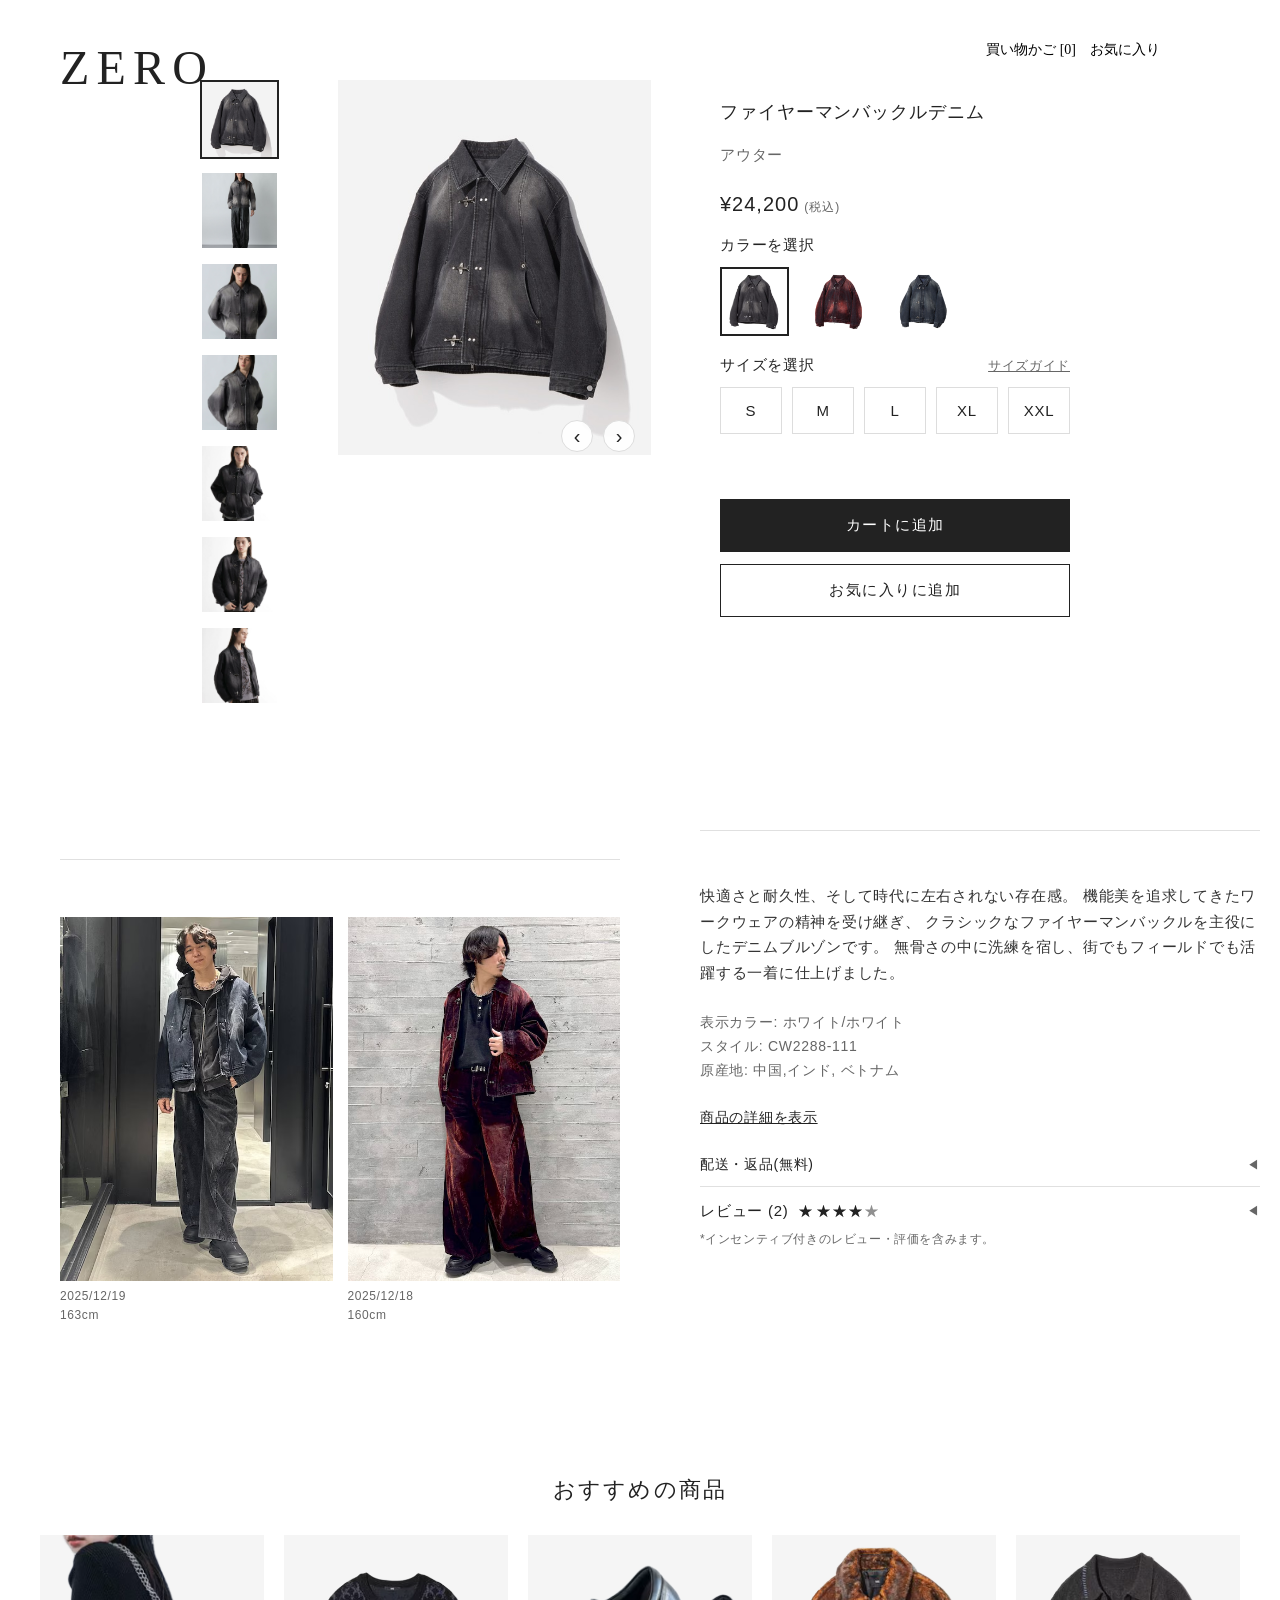
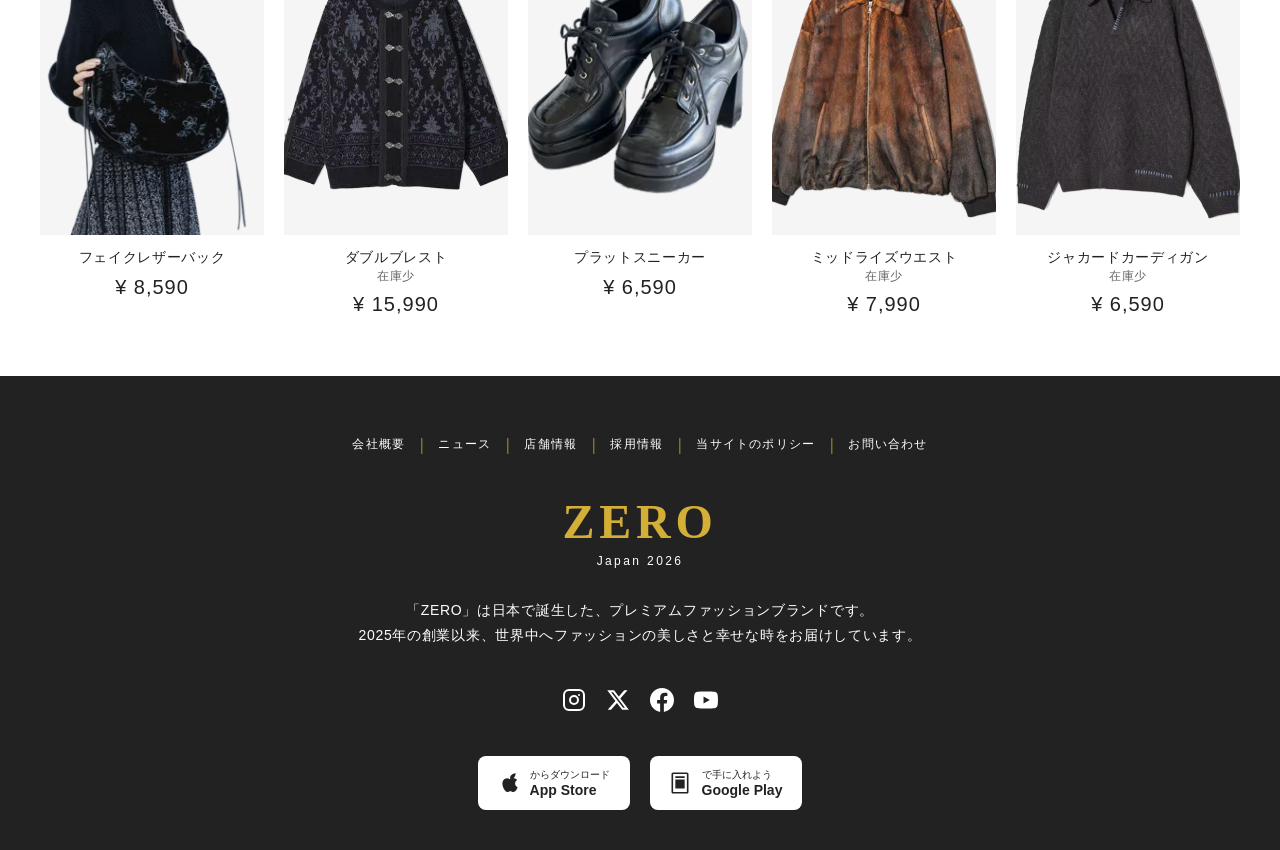
<file: syouhinn1.html>
<!DOCTYPE html>
<html lang="ja">
<head>
  <meta charset="UTF-8">
  <meta name="viewport" content="width=device-width, initial-scale=1.0">
  <title>ZERO - ファイヤーマンバックルデニムブルゾン</title>
  <link rel="stylesheet" href="style.css">
  <script src="cursor-follower.js" defer></script>
  <script src="loader.js" defer></script>
</head>
<body>
  <div class="page-loader" id="pageLoader">
    <div class="loader-circle">
      <span>100</span>
    </div>
  </div>
  <div class="page-transition" id="pageTransition">
    <div class="page-transition-bg"></div>
    <div class="page-transition-text">ZERO</div>
  </div>
  <a href="index.html" class="product-logo">ZERO</a>
  
  <div class="product-page">
    <div class="product-left-column">
      <div class="product-images-section scroll-enabled">
      <div class="product-thumbnails">
          <div class="thumbnail active" data-image="images/hare1何もなし.jpg">
            <img src="images/hare1何もなし.jpg" alt="商品1">
        </div>
          <div class="thumbnail" data-image="images/モデル1.jpg">
            <img src="images/モデル1.jpg" alt="モデル1">
        </div>
          <div class="thumbnail" data-image="images/モデル２.jpg">
            <img src="images/モデル２.jpg" alt="モデル2">
        </div>
          <div class="thumbnail" data-image="images/モデル３.jpg">
            <img src="images/モデル３.jpg" alt="モデル3">
        </div>
          <div class="thumbnail" data-image="images/モデル４.jpg">
            <img src="images/モデル４.jpg" alt="モデル4">
        </div>
          <div class="thumbnail" data-image="images/モデル５.jpg">
            <img src="images/モデル５.jpg" alt="モデル5">
        </div>
          <div class="thumbnail" data-image="images/モデル６.jpg">
            <img src="images/モデル６.jpg" alt="モデル6">
        </div>
      </div>
      
      <div class="product-main-image-wrapper">
        <div class="product-main-image">
            <img src="images/hare1何もなし.jpg" alt="商品名1" id="mainProductImage">
        </div>
        <div class="image-navigation">
          <button class="nav-arrow prev-arrow" id="prevImage">‹</button>
          <button class="nav-arrow next-arrow" id="nextImage">›</button>
        </div>
      </div>
    </div>
    
      <!-- ===== コーディネートセクション ===== -->
      <div class="coordination-section">
        <div class="coordination-images">
          <div class="coordination-item" id="coordinationItem1">
            <img src="images/黒コーデ.avif" alt="コーディネート1">
            <div class="coordination-info">
              <p class="coordination-date">2025/12/19</p>
              <p class="coordination-height">163cm</p>
            </div>
          </div>
          <div class="coordination-item" id="coordinationItem2">
            <img src="images/赤コーデ.avif" alt="コーディネート2">
            <div class="coordination-info">
              <p class="coordination-date">2025/12/18</p>
              <p class="coordination-height">160cm</p>
            </div>
          </div>
        </div>
      </div>
    </div>
    
    <div class="product-info-section scroll-enabled">
      <div style="display: flex; justify-content: flex-end; margin-top: -40px; margin-bottom: 20px; margin-right: 120px; position: relative; z-index: 10;">
        <nav class="nav-links">
          <a href="kaimono.html" style="text-decoration: none; color: black; font-size: 14px;">買い物かご [0]</a>
          <a href="okiniiri.html" style="text-decoration: none; color: black; font-size: 14px; margin-left: 10px;">お気に入り</a>
        </nav>
      </div>
      <h1 class="product-name">ファイヤーマンバックルデニム</h1>
      <p class="product-category">アウター</p>
      <p class="product-price">¥24,200<span class="tax-included">(税込)</span></p>
      
      <div class="color-selection">
        <p class="color-label">カラーを選択</p>
        <div class="color-options">
          <div class="color-option active" data-color="images/hare1.png">
            <img src="images/hare1.png" alt="カラー1">
          </div>
          <div class="color-option" data-color="images/hare色違いデニム１.png">
            <img src="images/hare色違いデニム１.png" alt="カラー2">
          </div>
          <div class="color-option" data-color="images/hare色違いデニム３.png">
            <img src="images/hare色違いデニム３.png" alt="カラー4">
          </div>
        </div>
      </div>
      
      <div class="size-selection">
        <div class="size-header">
          <p class="size-label">サイズを選択</p>
          <a href="#" class="size-guide">サイズガイド</a>
        </div>
        <div class="size-grid">
          <button class="size-btn">S</button>
          <button class="size-btn">M</button>
          <button class="size-btn">L</button>
          <button class="size-btn">XL</button>
          <button class="size-btn">XXL</button>
        </div>
        <p class="size-error" id="sizeErrorMessage" aria-live="polite"></p>
      </div>
      
      <div class="product-actions">
        <button class="add-to-cart-btn">カートに追加</button>
        <button class="buy-now-btn">お気に入りに追加</button>
      </div>
      
      <!-- ===== 商品詳細セクション ===== -->
      <div class="product-details-section">
        <div class="product-description">
          <p>快適さと耐久性、そして時代に左右されない存在感。
             機能美を追求してきたワークウェアの精神を受け継ぎ、
             クラシックなファイヤーマンバックルを主役にしたデニムブルゾンです。
             無骨さの中に洗練を宿し、街でもフィールドでも活躍する一着に仕上げました。</p>
        </div>
        
        <h2></h2>
        <div class="product-specifications">
          <ul>
            <li>表示カラー: ホワイト/ホワイト</li>
            <li>スタイル: CW2288-111</li>
            <li>原産地: 中国,インド, ベトナム</li>
          </ul>
        </div>
        
        <div class="product-details-link">
          <a href="#" id="showProductDetailsBtn">商品の詳細を表示</a>
        </div>
        
        <h2></h2>
        <div class="product-collapsible-section">
          <div class="collapsible-header">
            <span>配送・返品(無料)</span>
            <span class="collapsible-arrow">◀</span>
          </div>
          <div class="collapsible-content">
            <div class="delivery-policy">
              <p>メンバーなら通常配送が無料 (ゲストは税込15,000円以上お買い上げの場合のみ)<br>最短配送も最安値でご利用いただけます。</p>
              <div class="policy-links">
                <a href="mai.html" class="policy-link">メンバー登録</a>
                <span>または</span>
                <a href="mai.html" class="policy-link">ログイン</a>
              </div>
            </div>
            <div class="return-policy">
              <p>返品はメンバーもゲストも無料で承ります<br>(商品が未使用かつ受領日から30日以内の場合のみ。一部例外あり)。</p>
              <div class="policy-links">
                <a href="#" class="policy-link return-info-link">返品について</a>
              </div>
            </div>
          </div>
        </div>
        
        <h2></h2>
        <div class="product-reviews-section">
          <div class="reviews-header collapsible-header">
            <span id="reviewCount">レビュー (0)</span>
            <div class="star-rating" id="headerStarRating">
              <span class="star"></span>
              <span class="star"></span>
              <span class="star"></span>
              <span class="star"></span>
              <span class="star"></span>
            </div>
            <span class="collapsible-arrow">◀</span>
          </div>
          <p class="reviews-note">*インセンティブ付きのレビュー・評価を含みます。</p>
          <div class="reviews-content collapsible-content">
            <div class="reviews-overview">
              <div class="overall-rating">
                <div class="overall-stars" id="overallStars">
                  <span class="star"></span>
                  <span class="star"></span>
                  <span class="star"></span>
                  <span class="star"></span>
                  <span class="star"></span>
                </div>
                <span class="overall-rating-text" id="overallRatingText">星0.0</span>
              </div>
              <button class="post-review-btn">レビューを投稿する</button>
            </div>
            
            <!-- レビュー投稿フォーム -->
            <div class="review-form-container" id="reviewFormContainer" style="display: none;">
              <form class="review-form" id="reviewForm">
                <h2>レビューを投稿する</h2>
                
                <div class="form-group">
                  <label class="form-label">評価</label>
                  <div class="form-star-rating" id="formStarRating">
                    <span class="form-star" data-rating="1"></span>
                    <span class="form-star" data-rating="2"></span>
                    <span class="form-star" data-rating="3"></span>
                    <span class="form-star" data-rating="4"></span>
                    <span class="form-star" data-rating="5"></span>
                  </div>
                  <input type="hidden" id="reviewRating" name="rating" value="0">
                </div>
                
                <div class="form-group">
                  <label class="form-label" for="reviewTitle">タイトル（任意）</label>
                  <input type="text" id="reviewTitle" name="title" class="form-input" placeholder="レビューのタイトルを入力">
                </div>
                
                <div class="form-group">
                  <label class="form-label" for="reviewText">レビュー内容</label>
                  <textarea id="reviewText" name="text" class="form-textarea" rows="5" placeholder="レビュー内容を入力してください" required></textarea>
                </div>
                
                <div class="form-group">
                  <label class="form-label" for="reviewerName">お名前（任意）</label>
                  <input type="text" id="reviewerName" name="name" class="form-input" placeholder="お名前を入力">
                </div>
                
                <div class="form-actions">
                  <button type="button" class="form-cancel-btn" id="cancelReviewBtn">キャンセル</button>
                  <button type="submit" class="form-submit-btn">投稿する</button>
                </div>
              </form>
            </div>
            
            <div class="review-item">
              <button class="delete-review-btn" aria-label="レビューを削除">×</button>
              <div class="review-rating">
                <span class="star filled"></span>
                <span class="star filled"></span>
                <span class="star filled"></span>
                <span class="star filled"></span>
                <span class="star filled"></span>
              </div>
              <div class="review-author">
                <span class="reviewer-name">正</span>
                <span class="reviewer-id">14e81b0ab5fd41fe8e686fc4364eade6</span>
                <span class="review-date">2025年12月30日</span>
              </div>
              <div class="review-text">
                <p>何も問題無く肌心地は最高でした後ボタンのアレンジ?があれば良いのですが</p>
              </div>
            </div>
            
            <div class="review-item">
              <button class="delete-review-btn" aria-label="レビューを削除">×</button>
              <div class="review-title">プレゼントにピッタリ</div>
              <div class="review-rating">
                <span class="star filled"></span>
                <span class="star filled"></span>
                <span class="star filled"></span>
                <span class="star filled"></span>
                <span class="star half"></span>
              </div>
              <div class="review-author">
                <span class="reviewer-name">林</span>
                <span class="reviewer-id">aedc4e94135c45af9f4ac139fb3a5973</span>
                <span class="review-date">2025年12月30日</span>
              </div>
              <div class="review-text">
                <p>クリスマスプレゼントにしました。かっこよく、スタイリッシュで、コスパもいい!きっと気に入ってくれたと思います</p>
              </div>
            </div>
          </div>
        </div>
      </div>
    </div>
  </div>
  
  <!-- ===== おすすめの商品セクション ===== -->
  <section class="recommended-products-section">
    <h1 class="recommended-products-title">おすすめの商品</h1>
    <div class="recommended-products-container">
      <a href="syouhinn1.html" class="recommended-product-link">
      <div class="recommended-product-item">
        <div class="product-image-wrapper">
          <img src="images/hare24.png" alt="ボリューム フェイクレザージャケット">
        </div>
        <h2 class="product-name">フェイクレザーバック</h2>
        <p class="product-price">¥ 8,590</p>
      </div>
      </a>

      <a href="syouhinn1.html" class="recommended-product-link">
      <div class="recommended-product-item">
        <div class="product-image-wrapper">
          <img src="images/hare.png" alt="ウール混紡ショート丈ダブルブレスト">
        </div>
        <h2 class="product-name">ダブルブレスト</h2>
        <span class="stock-low">在庫少</span>
        <p class="product-price">¥ 15,990</p>
      </div>
      </a>

      <a href="syouhinn1.html" class="recommended-product-link">
      <div class="recommended-product-item">
        <div class="product-image-wrapper">
          <img src="images/hare8.png" alt="プラットフォームスニーカー">
        </div>
        <h2 class="product-name">プラットスニーカー</h2>
        <p class="product-price">¥ 6,590</p>
      </div>
      </a>

      <a href="syouhinn1.html" class="recommended-product-link">
      <div class="recommended-product-item">
        <div class="product-image-wrapper">
          <img src="images/hare6.png" alt="TRF ミッドライズ折り返しウエスト">
        </div>
        <h2 class="product-name">ミッドライズウエスト</h2>
        <span class="stock-low">在庫少</span>
        <p class="product-price">¥ 7,990</p>
      </div>
      </a>

      <a href="syouhinn1.html" class="recommended-product-link">
      <div class="recommended-product-item">
        <div class="product-image-wrapper">
          <img src="images/hare7.png" alt="アニマルジャカードニットカーディガン">
        </div>
        <h2 class="product-name">ジャカードカーディガン</h2>
        <span class="stock-low">在庫少</span>
        <p class="product-price">¥ 6,590</p>
      </div>
      </a>
    </div>
  </section>
  
  <!-- ===== サイズガイドモーダル ===== -->
  <div class="size-guide-modal" id="sizeGuideModal">
    <div class="size-guide-overlay"></div>
    <div class="size-guide-content">
      <button class="size-guide-close" id="sizeGuideClose">×</button>
      <h2 class="size-guide-title">サイズガイド</h2>
      <div class="size-guide-table">
        <table>
          <thead>
            <tr>
              <th>サイズ</th>
              <th>着丈</th>
              <th>身幅</th>
              <th>肩幅</th>
              <th>袖丈</th>
            </tr>
          </thead>
          <tbody>
            <tr>
              <td>S</td>
              <td>68cm</td>
              <td>52cm</td>
              <td>44cm</td>
              <td>60cm</td>
            </tr>
            <tr>
              <td>M</td>
              <td>70cm</td>
              <td>54cm</td>
              <td>46cm</td>
              <td>61cm</td>
            </tr>
            <tr>
              <td>L</td>
              <td>72cm</td>
              <td>56cm</td>
              <td>48cm</td>
              <td>62cm</td>
            </tr>
            <tr>
              <td>XL</td>
              <td>74cm</td>
              <td>58cm</td>
              <td>50cm</td>
              <td>63cm</td>
            </tr>
            <tr>
              <td>XXL</td>
              <td>76cm</td>
              <td>60cm</td>
              <td>52cm</td>
              <td>64cm</td>
            </tr>
          </tbody>
        </table>
      </div>
    </div>
  </div>
  
  <!-- ===== 商品詳細モーダル ===== -->
  <div class="product-details-modal" id="productDetailsModal">
    <div class="product-details-overlay"></div>
    <div class="product-details-modal-content">
      <button class="product-details-modal-close" id="productDetailsModalClose">×</button>
      
      <div class="product-details-modal-description">
        <p>快適さと耐久性、そして時代に左右されない存在感。機能美を追求してきたワークウェアの精神を受け継ぎ、
           クラシックなファイヤーマンバックルを主役にしたデニムブルゾンです。
           無骨さの中に洗練を宿し、街でもフィールドでも活躍する一着に仕上げました。</p>
      </div>
      
      <div class="product-details-modal-features">
        <h3 class="product-details-modal-section-title">特長</h3>
        <ul class="product-details-modal-list">
          <li>厚みのあるデニム素材を使用し、タフでありながら着込むほどに風合いが増す仕上がり。</li>
          <li>フロントに配したファイヤーマンバックルが、視覚的なインパクトと高い実用性を両立。</li>
          <li>動きを妨げにくい設計で、長時間の着用でも快適な着心地をキープ。</li>
        </ul>
      </div>
      
      <div class="product-details-modal-specs">
        <h3 class="product-details-modal-section-title">商品の詳細</h3>
        <ul class="product-details-modal-list">
          <li>デニム素材（コットン100%）</li>
          <li>ファイヤーマンバックル仕様フロント</li>
          <li>フロントポケット付き</li>
          <li>裏地なし</li>
          <li>原産地: 中国、インド、ベトナム</li>
        </ul>
      </div>
    </div>
  </div>
  
  <!-- ===== コーディネート詳細モーダル ===== -->
  <div class="coordination-detail-modal" id="coordinationDetailModal">
    <div class="coordination-detail-overlay"></div>
    <div class="coordination-detail-content">
      <button class="coordination-detail-close" id="coordinationDetailClose">×</button>
      <div class="coordination-detail-wrapper">
        <div class="coordination-detail-left">
          <img src="images/黒コーデ.avif" alt="コーディネート詳細" class="coordination-detail-image">
          <p class="coordination-detail-size">身長: 172cm / 着用サイズ: S</p>
        </div>
        <div class="coordination-detail-right">
          <div class="coordination-profile">
            <img src="images/おざ.webp" alt="プロフィール" class="coordination-profile-image" id="coordinationProfileImage">
            <div class="coordination-profile-info">
              <p class="coordination-profile-name" id="coordinationProfileName">おざ</p>
              <p class="coordination-profile-role">ショップスタッフ</p>
            </div>
            <a href="https://wear.jp/ozaoza2002/" class="coordination-wear-link" id="coordinationWearLink" target="_blank" rel="noopener noreferrer">WEARで見る</a>
          </div>
          
          <div class="coordination-points">
            <h3 class="coordination-points-title">コーディネートのポイント</h3>
            <p class="coordination-points-text" id="coordinationPointsText">ファイヤーマンバックルのブルゾンとパーカーを合わせた<br>モードカジュアルコーデ</p>
          </div>
          
          <div class="coordination-items">
            <h3 class="coordination-items-title">着用アイテム</h3>
            <div class="coordination-item-list">
              <div class="coordination-item-detail">
                <a href="syouhinn1.html">
                <img src="images/おざ１.jpg" alt="アイテム1" class="coordination-item-image">
                </a>
                <div class="coordination-item-info">
                  <p class="coordination-item-brand">HARE</p>
                  <p class="coordination-item-spec">SMALL / ブラック</p>
                  <p class="coordination-item-price">¥17,930</p>
                </div>
              </div>
              <div class="coordination-item-detail">
                <a href="syouhinn1.html">
                <img src="images/おざ２.jpg" alt="アイテム2" class="coordination-item-image">
                </a>
                <div class="coordination-item-info">
                  <p class="coordination-item-brand">HARE</p>
                  <p class="coordination-item-spec">SMALL / ブラック</p>
                  <p class="coordination-item-price">¥11,000</p>
                </div>
              </div>
              <div class="coordination-item-detail">
                <a href="syouhinn1.html">
                <img src="images/おざ３.jpg" alt="アイテム3" class="coordination-item-image">
                </a>
                <div class="coordination-item-info">
                  <p class="coordination-item-brand">HARE</p>
                  <p class="coordination-item-spec">MEDIUM / ブラック</p>
                  <p class="coordination-item-price">¥17,930</p>
                </div>
              </div>
              <div class="coordination-item-detail">
                <a href="syouhinn1.html">
                <img src="images/おざ４.jpg" alt="アイテム4" class="coordination-item-image">
                </a>
                <div class="coordination-item-info">
                  <p class="coordination-item-brand">HARE</p>
                  <p class="coordination-item-spec">SMALL / ブルー</p>
                  <p class="coordination-item-price">¥24,200</p>
                </div>
              </div>
              <div class="coordination-item-detail">
                <a href="syouhinn1.html">
                <img src="images/おざ５.jpg" alt="アイテム5" class="coordination-item-image">
                </a>
                <div class="coordination-item-info">
                  <p class="coordination-item-brand">HARE</p>
                  <p class="coordination-item-spec">FREE / シルバー</p>
                  <p class="coordination-item-price">¥5,940</p>
                </div>
              </div>
            </div>
            <p class="coordination-items-disclaimer">※上記商品以外は、備品もしくはモデル私物となります。</p>
          </div>
          
          <div class="coordination-wear-banner">
            <div class="wear-banner-phone">
              <img src="images/WEAR.png" alt="WEARアプリ画面" class="wear-banner-image">
            </div>
            <div class="wear-banner-content">
              <p class="wear-banner-text">WEARなら気になるアイテムのコーディネートを見つけられます</p>
              <a href="https://zozo.jp/wear/" class="wear-banner-button" target="_blank" rel="noopener noreferrer">WEARの詳細を見る</a>
            </div>
          </div>
        </div>
      </div>
    </div>
  </div>
  
  <!-- ===== 返品についてモーダル ===== -->
  <div class="return-info-modal" id="returnInfoModal">
    <div class="return-info-overlay"></div>
    <div class="return-info-content">
      <button class="return-info-close" id="returnInfoClose">×</button>
      <h2 class="return-info-title">返品について</h2>
      <div class="return-info-text">
        <p>返品はメンバーもゲストも無料で承ります。<br>(商品が未使用かつ受領日から30日以内の場合のみ。一部例外あり)。</p>
        <h3>返品可能な条件</h3>
        <ul>
          <li>商品が未使用であること</li>
          <li>受領日から30日以内であること</li>
          <li>商品のタグや付属品がすべて揃っていること</li>
        </ul>
        <h3>返品できない商品</h3>
        <ul>
          <li>下着類</li>
          <li>パーソナライズされた商品</li>
          <li>セール商品（一部例外あり）</li>
        </ul>
        <h3>返品方法</h3>
        <p>返品をご希望の場合は、お客様サポートまでご連絡ください。<br>返品ラベルをお送りいたします。</p>
      </div>
    </div>
  </div>

  <!-- ===== カート追加モーダル ===== -->
  <div class="cart-added-modal" id="cartAddedModal">
    <div class="cart-added-overlay"></div>
    <div class="cart-added-content">
      <p>カートに追加しました</p>
      <div class="cart-added-actions">
        <button class="cart-added-close" id="cartAddedClose">閉じる</button>
        <a href="kaimono.html" class="cart-added-link">カートを見る</a>
      </div>
    </div>
  </div>

  <!-- ===== お気に入り追加モーダル ===== -->
  <div class="favorite-added-modal" id="favoriteAddedModal">
    <div class="favorite-added-overlay"></div>
    <div class="favorite-added-content">
      <p>お気に入りに追加しました</p>
      <div class="favorite-added-actions">
        <button class="favorite-added-close" id="favoriteAddedClose">閉じる</button>
        <a href="okiniiri.html" class="favorite-added-link">お気に入りを見る</a>
      </div>
    </div>
  </div>
  
  <!-- ===== フッター ===== -->
  <footer class="footer">
    <nav class="footer-nav">
      <a href="index.html">会社概要</a>
      <span class="footer-divider">|</span>
      <a href="index.html">ニュース</a>
      <span class="footer-divider">|</span>
      <a href="index.html">店舗情報</a>
      <span class="footer-divider">|</span>
      <a href="index.html">採用情報</a>
      <span class="footer-divider">|</span>
      <a href="index.html">当サイトのポリシー</a>
      <span class="footer-divider">|</span>
      <a href="herupu.html">お問い合わせ</a>
    </nav>
    
    <div class="footer-logo">
      <p class="footer-logo-text">ZERO</p>
      <p class="footer-logo-subtitle">Japan 2026</p>
    </div>
    
    <div class="footer-description">
      <p>「ZERO」は日本で誕生した、プレミアムファッションブランドです。<br>
      2025年の創業以来、世界中へファッションの美しさと幸せな時をお届けしています。</p>
    </div>
    
    <div class="footer-social">
      <a href="#" class="social-icon" aria-label="Instagram">
        <svg width="24" height="24" viewBox="0 0 24 24" fill="currentColor">
          <rect x="2" y="2" width="20" height="20" rx="5" ry="5" stroke="currentColor" stroke-width="2" fill="none"/>
          <circle cx="12" cy="12" r="4" stroke="currentColor" stroke-width="2" fill="none"/>
          <circle cx="17" cy="7" r="1" fill="currentColor"/>
        </svg>
      </a>
      <a href="#" class="social-icon" aria-label="X">
        <svg width="24" height="24" viewBox="0 0 24 24" fill="currentColor">
          <path d="M18.244 2.25h3.308l-7.227 8.26 8.502 11.24H16.17l-5.214-6.817L4.99 21.75H1.68l7.73-8.835L1.254 2.25H8.08l4.713 6.231zm-1.161 17.52h1.833L7.084 4.126H5.117z"/>
        </svg>
      </a>
      <a href="#" class="social-icon" aria-label="Facebook">
        <svg width="24" height="24" viewBox="0 0 24 24" fill="currentColor">
          <path d="M24 12.073c0-6.627-5.373-12-12-12s-12 5.373-12 12c0 5.99 4.388 10.954 10.125 11.854v-8.385H7.078v-3.47h3.047V9.43c0-3.007 1.792-4.669 4.533-4.669 1.312 0 2.686.235 2.686.235v2.953H15.83c-1.491 0-1.956.925-1.956 1.874v2.25h3.328l-.532 3.47h-2.796v8.385C19.612 23.027 24 18.062 24 12.073z"/>
        </svg>
      </a>
      <a href="#" class="social-icon" aria-label="YouTube">
        <svg width="24" height="24" viewBox="0 0 24 24" fill="currentColor">
          <path d="M23.498 6.186a3.016 3.016 0 0 0-2.122-2.136C19.505 3.545 12 3.545 12 3.545s-7.505 0-9.377.505A3.017 3.017 0 0 0 .502 6.186C0 8.07 0 12 0 12s0 3.93.502 5.814a3.016 3.016 0 0 0 2.122 2.136c1.871.505 9.376.505 9.376.505s7.505 0 9.377-.505a3.015 3.015 0 0 0 2.122-2.136C24 15.93 24 12 24 12s0-3.93-.502-5.814zM9.545 15.568V8.432L15.818 12l-6.273 3.568z"/>
        </svg>
      </a>
    </div>
    
    <div class="footer-apps">
      <a href="#" class="app-badge">
        <div class="app-badge-content">
          <svg width="20" height="24" viewBox="0 0 20 24" fill="currentColor">
            <path d="M17.05 20.28c-.98.95-2.05.88-3.08.4-1.09-.5-2.08-.48-3.24 0-1.44.62-2.2.44-3.06-.4C2.79 15.25 3.51 7.59 9.1 7.31c1.35.07 2.29.74 3.08.8 1.18-.24 2.31-.93 3.57-.84 1.51.12 2.65.72 3.4 1.8-3.12 1.87-2.38 5.98.48 7.13-.57 1.5-1.31 2.99-2.54 4.09l.01-.01zM12.03 7.25c-.15-1.23.56-2.5 1.45-3.3 1.06-1.12 2.77-1.89 4.08-1.78.31 2.35-1.19 4.65-2.95 5.66-.88.5-1.96.74-2.58-.58z"/>
          </svg>
          <div class="app-badge-text">
            <span class="app-badge-label">からダウンロード</span>
            <span class="app-badge-name">App Store</span>
          </div>
        </div>
      </a>
      <a href="#" class="app-badge">
        <div class="app-badge-content">
          <svg width="20" height="24" viewBox="0 0 20 24" fill="currentColor">
            <path d="M3.111 1.5h13.778c.89 0 1.611.72 1.611 1.611v17.778c0 .89-.72 1.611-1.611 1.611H3.111c-.89 0-1.611-.72-1.611-1.611V3.111c0-.89.72-1.611 1.611-1.611zm0 1.611v17.778h13.778V3.111H3.111zm2.222 2.222h9.334v1.611H5.333V5.333zm0 3.222h9.334v8.89H5.333v-8.89z"/>
          </svg>
          <div class="app-badge-text">
            <span class="app-badge-label">で手に入れよう</span>
            <span class="app-badge-name">Google Play</span>
          </div>
        </div>
      </a>
    </div>
  </footer>
  
  <script src="syouhinn1.js"></script>
</body>
</html>
</file>
<file: style.css>
.slide-gif-link {
  display: block;
}
/* ===== 全体設定 ===== */
html {
  overflow-x: hidden;
  width: 100%;
}

body {
  margin: 0;
  font-family: "Times New Roman", serif;
  color: #222;
  background-color: #fff;
  overflow-x: hidden;
  overflow-y: visible;
  width: 100%;
}

body.is-loading {
  overflow: hidden;
}

body.is-transitioning > :not(.page-transition) {
  visibility: hidden;
}

body.is-transitioning .page-transition {
  visibility: visible;
}

/* ===== ページローダー ===== */
.page-loader {
  position: fixed;
  inset: 0;
  background: #fff;
  display: flex;
  align-items: center;
  justify-content: center;
  z-index: 4000;
  opacity: 1;
  visibility: visible;
  transition: opacity 0.4s ease, visibility 0.4s ease;
}

.page-loader.is-hidden {
  opacity: 0;
  visibility: hidden;
}

.page-loader.is-blank .loader-circle {
  opacity: 0;
}

.page-loader .loader-circle {
  width: 140px;
  height: 140px;
  border: 0;
  border-radius: 50%;
  display: flex;
  align-items: center;
  justify-content: center;
  position: relative;
  background: conic-gradient(#999 calc(var(--progress, 0) * 1%), #eee 0);
}

.page-loader .loader-circle::after {
  content: "";
  position: absolute;
  inset: 3px;
  border-radius: 50%;
  background: #fff;
}

.page-loader .loader-circle span {
  position: relative;
  z-index: 1;
  font-size: 18px;
  letter-spacing: 0.1em;
  color: #666;
  font-family: "Helvetica Neue", "Noto Sans JP", sans-serif;
}

/* ===== ページトランジション ===== */
.page-transition {
  position: fixed;
  inset: 0;
  pointer-events: none;
  opacity: 0;
  z-index: 3500;
}

.page-transition.is-active {
  opacity: 1;
}

.page-transition-bg {
  position: absolute;
  width: 140%;
  height: 140%;
  left: -20%;
  top: 100%;
  background: #000;
  transform: translateY(0) rotate(-6deg);
}

.page-transition.is-enter .page-transition-bg {
  animation: transitionIn 0.7s ease forwards;
}

.page-transition.is-exit .page-transition-bg {
  animation: transitionOut 0.7s ease forwards;
}

.page-transition-text {
  position: absolute;
  inset: 0;
  display: flex;
  align-items: center;
  justify-content: center;
  color: #fff;
  font-size: 68px;
  letter-spacing: 0.2em;
  font-family: "Times New Roman", serif;
  opacity: 0;
  transition: opacity 0s;
}

.page-transition.is-enter .page-transition-text {
  opacity: 1;
  transition-delay: 0s;
}

.page-transition.is-exit .page-transition-text {
  opacity: 0;
  transition-delay: 0.2s;
}

@keyframes transitionIn {
  from {
    transform: translateY(0) rotate(-6deg);
  }
  to {
    transform: translateY(-85%) rotate(-6deg);
  }
}

@keyframes transitionOut {
  from {
    transform: translateY(-85%) rotate(-6deg);
  }
  to {
    transform: translateY(20%) rotate(-6deg);
  }
}

/* ===== カーソル追従 ===== */
.cursor-follower {
  position: fixed;
  top: 0;
  left: 0;
  width: 28px;
  height: 28px;
  border: 2px solid #fff;
  border-radius: 50%;
  pointer-events: none;
  opacity: 0;
  transition: opacity 0.2s ease;
  z-index: 3000;
  mix-blend-mode: difference;
}

.cursor-follower.is-visible {
  opacity: 0.9;
}

.cursor-follower.is-hidden {
  opacity: 0;
}

/* ===== ヘッダー ===== */
.header {
  width: 100%;
  position: fixed;
  top: 0;
  z-index: 2000;
  display: flex;
  justify-content: space-between;
  padding: 20px;
  transition: transform 0.3s ease, opacity 0.3s ease;
}

.header.is-hidden {
  transform: translateY(-110%);
  opacity: 0;
}

.header.is-dim {
  opacity: 0.2;
  pointer-events: none;
}

.header.alt-header {
  background: #fff;
  padding: 28px 20px;
}

.header.alt-header .logo {
  font-size: 75px;
  top: 1px;
  color: #222;
}

.header.alt-header .header-right {
  margin: 0 80px 0 0;
}

.header.alt-header .header-right .search label,
.header.alt-header .header-right .search input,
.header.alt-header .header-right .nav-links a,
.header.alt-header .header-right .nav-links a.scrolled,
.header.alt-header .logo.scrolled {
  color: #222;
}

.header.alt-header .header-right .nav-links a,
.header.alt-header .header-right .nav-links a.scrolled {
  text-shadow: none;
}

.header.alt-header .header-right .search label,
.header.alt-header .header-right .search input {
  font-size: 16px;
  font-weight: 600;
  letter-spacing: 0.05em;
}

.header.alt-header .header-right .search {
  padding: 0;
  border: none;
  border-radius: 0;
  background: transparent;
}

.header.alt-header .header-right .search label {
  color: #222;
  font-size: 16px;
  font-weight: 700;
  letter-spacing: 0.05em;
  text-shadow: none;
  opacity: 1;
  display: block;
  width: 48px;
  text-align: left;
  padding-left: 6px;
}

.header.alt-header .header-right .search input {
  display: none;
  color: #222;
}

.header.alt-header .header-right .search label {
  color: #fff;
  font-size: 16px;
  font-weight: 700;
  letter-spacing: 0.05em;
  text-shadow: none;
  opacity: 1;
  display: inline-block;
}

.header.alt-header .header-right .search input {
  display: none;
}

.header.alt-header .header-right .search {
  display: flex;
  align-items: center;
  gap: 8px;
  margin-right: 0px;
  order: 0;
  padding-bottom: 0;
  border-bottom: none;
  min-width: 200px;
  justify-content: flex-start;
  position: relative;
}

.header.alt-header .header-right .search::after {
  content: "";
  position: absolute;
  left: 50px;
  right: 0;
  bottom: 0;
  height: 1px;
  background: #222;
}

.header.alt-header .header-right .nav-links {
  order: 1;
}

.header.alt-header .menu-icon span,
.header.alt-header .menu-icon.scrolled span {
  background: #222;
}

/* ハンバーガーメニュー */
.menu-icon {
  width: 40px;
  cursor: pointer;
  z-index: 2500;
}
.menu-icon span {
  display: block;
  height: 2px;
  background: #fff;
  margin: 6px 0;
  transition: .3s;
}

.menu-icon.scrolled span {
  background: #222;
}

/* メニューが開いた時のXアニメ */
.menu-icon.active span:nth-child(1) {
  transform: translateY(8px) rotate(45deg);
}
.menu-icon.active span:nth-child(2) {
  opacity: 0;
}
.menu-icon.active span:nth-child(3) {
  transform: translateY(-8px) rotate(-45deg);
}

/* ===== モーダルメニュー ===== */
.modal-menu {
  position: fixed;
  top: 0;
  left: 0;
  width: 100%;
  height: 100%;
  background-color: #666;
  z-index: 3000;
  display: flex;
  flex-direction: column;
  justify-content: space-between;
  padding: 40px;
  opacity: 0;
  visibility: hidden;
  transition: opacity 0.3s ease, visibility 0.3s ease;
}

.modal-menu.active {
  opacity: 1;
  visibility: visible;
}

.modal-menu-header {
  display: flex;
  justify-content: space-between;
  align-items: center;
}

.modal-menu-logo-wrapper {
  display: flex;
  align-items: center;
  gap: 15px;
}

.close-btn-left {
  background: none;
  border: none;
  color: #fff;
  font-size: 32px;
  line-height: 1;
  cursor: pointer;
  padding: 0;
  width: 40px;
  height: 40px;
  display: flex;
  align-items: center;
  justify-content: center;
  transition: transform 0.3s ease;
  position: relative;
}

.close-btn-left::before {
  content: '';
  position: absolute;
  width: 30px;
  height: 30px;
  border: 1px solid rgba(255, 255, 255, 0.3);
  border-radius: 50%;
  bottom: -5px;
  left: -5px;
}

.close-btn-left:hover {
  transform: rotate(90deg);
}

.modal-menu-logo {
  font-size: 24px;
  font-weight: bold;
  letter-spacing: 0.2em;
  color: #fff;
  font-family: "Helvetica Neue", "Noto Sans JP", sans-serif;
  text-transform: uppercase;
}

.modal-menu-close {
  display: flex;
  align-items: center;
  margin-left: -20px;
}

.close-text {
  font-size: 14px;
  letter-spacing: 0.2em;
  color: #fff;
  font-family: "Helvetica Neue", "Noto Sans JP", sans-serif;
  text-transform: uppercase;
}

.close-btn {
  background: none;
  border: none;
  color: #fff;
  font-size: 0;
  cursor: pointer;
  padding: 0;
  width: 40px;
  height: 40px;
  display: flex;
  align-items: center;
  justify-content: center;
  position: relative;
  transform: translateY(-22px);
  transform-origin: center;
  transition: transform 0.3s ease;
}

.close-btn::before,
.close-btn::after {
  content: "";
  position: absolute;
  width: 30px;
  height: 2px;
  background: #fff;
  transform-origin: center;
}

.close-btn::before {
  transform: rotate(45deg);
}

.close-btn::after {
  transform: rotate(-45deg);
}

.close-btn:hover {
  transform: translateY(-22px) rotate(90deg);
}

.modal-menu-nav {
  display: flex;
  flex-direction: column;
  align-items: center;
  gap: 30px;
  margin-top: -100px;
}

.modal-menu-nav a {
  font-size: 26px;
  letter-spacing: 0.1em;
  color: #fff;
  text-decoration: none;
  font-family: "Helvetica Neue", "Noto Sans JP", sans-serif;
  font-weight: 500;
  text-transform: none;
  line-height: 1.4;
  transition: opacity 0.3s ease;
  display: flex;
  align-items: center;
  gap: 10px;
}

.modal-menu-nav a:hover {
  opacity: 0.7;
}

.external-icon {
  font-size: 20px;
  display: inline-block;
}

.modal-menu-footer {
  display: flex;
  flex-direction: column;
  align-items: center;
  gap: 30px;
}

.modal-social {
  display: flex;
  gap: 40px;
}

.modal-social a {
  font-size: 18px;
  letter-spacing: 0.15em;
  color: #fff;
  text-decoration: none;
  font-family: "Helvetica Neue", "Noto Sans JP", sans-serif;
  text-transform: uppercase;
  transition: opacity 0.3s ease;
}

.modal-social a:hover {
  opacity: 0.7;
}

.modal-links {
  display: flex;
  align-items: center;
  gap: 10px;
  font-size: 12px;
  letter-spacing: 0.1em;
  color: #fff;
  font-family: "Helvetica Neue", "Noto Sans JP", sans-serif;
}

.modal-links a {
  color: #fff;
  text-decoration: none;
  text-transform: uppercase;
  transition: opacity 0.3s ease;
}

.modal-links a:hover {
  opacity: 0.7;
}

.modal-links span {
  color: #fff;
}

.modal-copyright {
  text-align: right;
  font-size: 11px;
  letter-spacing: 0.05em;
  color: #fff;
  font-family: "Helvetica Neue", "Noto Sans JP", sans-serif;
  line-height: 1.6;
}

.modal-copyright p {
  margin: 0;
}


/* ロゴ（自由に動かせる） */
.logo {
  position: absolute;
  left: 130px; /* ← 好きな数値に調整して左へ動かせる！ */
  top: 11px;  /* 必要なら上下位置も調整 */
  font-size: 120px;
  font-weight: bold;
  letter-spacing: 2px;
  color: #fff;
  transition: color 0.3s ease;
  text-decoration: none;
  display: inline-block;
}

.logo.scrolled {
  color: #222;
}


/* 右上メニュー */
.header-right {
  display: flex;
  flex-direction: row;
  align-items: center;
  gap: 30px;
  text-align: right;
  margin: 10px 80px 0 0;
}

.header-right .search {
  display: flex;
  flex-direction: row;
  align-items: center;
  gap: 10px;
}

@media (max-width: 768px) {
  .header-right .search {
    display: none !important;
  }
}

.header-right .search label {
  font-size: 16px;
  letter-spacing: 0.05em;
  color: #fff;
  font-family: inherit;
  font-weight: 600;
  text-shadow: 0 1px 2px rgba(0, 0, 0, 0.35);
  margin-bottom: 0;
  display: block;
  white-space: nowrap;
}

.header-right .search input {
  background-color: transparent;
  border: none;
  border-bottom: 1px solid rgba(255, 255, 255, 0.5);
  border-radius: 0;
  padding: 5px 0;
  font-size: 16px;
  color: #fff;
  font-family: inherit;
  font-weight: 600;
  letter-spacing: 0.05em;
  text-shadow: 0 1px 2px rgba(0, 0, 0, 0.35);
  width: 150px;
  transition: border-color 0.3s ease;
}

.header-right .search input:focus {
  outline: none;
  border-bottom-color: #fff;
}

.header.scrolled .header-right .search label {
  color: #222;
}

.header.scrolled .header-right .search input {
  border-bottom-color: rgba(0, 0, 0, 0.5);
  color: #222;
}

.header.scrolled .header-right .search input:focus {
  border-bottom-color: #222;
}

.header-right .nav-links {
  display: flex;
  align-items: center;
  gap: 20px;
  margin-left: 20px;
}

.header-right .nav-links a {
  margin-left: 0;
  text-decoration: none;
  color: #fff;
  font-size: 16px;
  font-weight: 600;
  text-shadow: none;
  transition: color 0.3s ease;
  white-space: nowrap;
}

.header-right .nav-links a.scrolled {
  color: #222;
}

.header.scrolled .header-right .search input {
  border-color: rgba(0, 0, 0, 0.5);
  color: #222;
}

.header.scrolled .header-right .search input::placeholder {
  color: rgba(0, 0, 0, 0.7);
}

/* 買い物かご・お気に入りページのヘッダーを最初から黒色に */
.cart-page-body .logo {
  color: #222;
}

.cart-page-body .header-right .search label {
  color: #222;
}

.cart-page-body .header-right .search input {
  border-bottom-color: rgba(0, 0, 0, 0.5);
  color: #222;
}

.cart-page-body .header-right .search input:focus {
  border-bottom-color: #222;
}

.cart-page-body .header-right .nav-links a {
  color: #222;
}

.cart-page-body .menu-icon span {
  background: #222;
}







/* =====  ===== */
.hero {
  width: 100%;
  height: 100vh;
  position: relative;
  overflow: hidden;
  isolation: isolate;
}

.video-bg {
  position: absolute;
  top: 0;
  left: 50%;
  width: 100vw;
  height: 100%;
  object-fit: cover;
  transform: translateX(-50%);
  z-index: 0;
}

.hero-slides {
  position: relative;
  z-index: 1;
  width: 100%;
  height: 100%;
}

.slide {
  position: absolute;
  top: 0; left: 0;
  width: 100%;
  height: 100%;
  opacity: 0;
  transition: opacity .8s ease;
}
.slide.active {
  opacity: 1;
}

.slide img {
  width: 100%;
  height: 100%;
  object-fit: contain;
}

.caption {
  position: absolute;
  bottom: 15%;
  right: 10%;
  text-align: right;
}
.caption h1 {
  font-size: 48px;
  margin: 0;
}

.collaboration-title {
  color: var(--collaboration-title-color, #fff);
  transition: color 0.3s ease;
}

.caption h2 {
  font-size: 48px;
  margin: 0;
}
.caption p {
  font-size: 14px;
  opacity: 0.8;
}

.release-date-text {
  color: #ffffff; /* 個別に色を変更可能 */
}

/* スライド矢印 */
.arrow {
  position: absolute;
  top: 50%;
  transform: translateY(-50%);
  font-size: 32px;
  cursor: pointer;
  padding: 10px;
  user-select: none;
}
.arrow.left { left: 20px; }
.arrow.right { right: 20px; }

/* ===== 下セクション（縦並び画像） ===== */
.photo-section {
  display: flex;
  flex-direction: column;
  gap: 80px;
  padding: 120px 0;
  align-items: center;
  background-color: #d1cccc;
}
.photo-section .photo-link {
  display: block;
  width: 90%;
  max-width: 520px;
  cursor: pointer;
}

.photo-section .photo-link img {
  width: 115%;
  filter: grayscale(100%);
  transition: .5s;
  display: block;
}
.photo-section .photo-link:hover img {
  filter: grayscale(0%);
  transform: scale(1.03);
}



/* ===== 下セクション（縦並び画像） ===== */
.syouhinn {
  display: flex;
  flex-direction: column;
  gap: 80px;
  padding: 120px 0;
  align-items: center;
  background-color: #d1cccc;
}
.syouhinn img {
  width: 95%;
  max-width: 380px;
  filter: grayscale(100%);
  transition: .5s;
}
.syouhinn img:hover {
  filter: grayscale(0%);
  transform: scale(1.03);
}













/* スクロールフェード */
.fade-in {
  opacity: 0;
  transform: translateY(30px);
  transition: opacity 1.2s ease, transform 1.2s ease;
}
.fade-in.show {
  opacity: 1;
  transform: translateY(0);
}

@media (prefers-reduced-motion: reduce) {
  .fade-in {
    opacity: 1;
    transform: none;
  }
}

/* ===== スマホ対応 ===== */
@media (max-width: 767px) {
  .logo {
    font-size: 70px;
  }
  .caption h2 {
    font-size: 28px;
  }
  .header-right {
    display: none;
  }
}




/* ===== COLLECTION ===== */
.collection {
  padding: 1% 0;
  text-align: center;
  background: #fff;
}

.collection-title {
  font-size: 22px;
  letter-spacing: .15em;
  margin-bottom: 120px;
  color: #222;
  font-family: "Times New Roman", serif;
}

/* スライダー */
.carousel {
  position: relative;
  width: 100%;
  overflow: hidden;
}

.carousel-track {
  display: flex;

  align-items: center;

  transition: transform .8s ease;
}

/* 商品 */
.item {
  flex: 0 0 240px;
  margin: 0 60px; /* ← 120px gap 相当 */
  opacity: .3;
  transform: scale(.8);
  transition: .8s ease;
}

.item.active {
  opacity: 1;
  transform: scale(1);
}

.item a {
  display: block;
  height: 320px;
  width: auto;
}

.item img {
  height: 320px;
  width: auto;
  display: block;
}

/* 矢印 */
.nav {
  position: absolute;
  top: 50%;
  transform: translateY(-50%);
  background: none;
  border: none;
  font-size: 28px;
  cursor: pointer;
  color: #333;
  z-index: 10;
  padding: 10px;
  transition: color 0.3s ease;
}

.nav:hover {
  color: #222;
}

.prev { 
  left: calc(50% - 180px);
}
.next { 
  right: calc(50% - 180px);
}

/* 下の情報 */
.item-info {
  margin-top: 80px;
}

.item-info h1,
.item-info h3,
.item-info h4 {
  font-size: 16px;
  letter-spacing: .1em;
}

.item-info .desc {
  margin-top: 12px;
  font-size: 18px;
  color: #666;
}

.item-info .price {
  margin-top: 20px;
  font-size: 16px;
}

/* ===== アウターセクション ===== */
.outer-section {
  padding: 120px 60px 40px 60px;
  text-align: center;
  background-color: #fff;
}

.outer-title {
  font-size: 28px;
  letter-spacing: 0.15em;
  color: #222;
  margin-bottom: 20px;
  font-family: "Times New Roman", serif;
}

.outer-description {
  font-size: 16px;
  letter-spacing: 0.1em;
  color: #333;
}



.item.active img {
  transition: transform .8s ease;
}

.item.active:hover img {
  transform: scale(1.13);
}


/* ===== CHANEL STYLE ===== */
.fit-shop {
  display: flex;
  min-height: 100vh;
  background: #fff;
  color: #222;
  font-family: "Helvetica Neue", "Noto Sans JP", sans-serif;
  position: relative;
}

.fit-shop-title {
  position: absolute;
  top: 60px;
  left: 50%;
  transform: translateX(-50%);
  font-size: 28px;
  letter-spacing: 0.15em;
  text-align: center;
  color: #222;
  font-family: "Helvetica Neue", "Noto Sans JP", sans-serif;
  z-index: 10;
}

h4.fit-shop-title {
  position: absolute;
  top: 60px;
  left: 50%;
  transform: translateX(-50%);
  font-size: 28px;
  letter-spacing: 0.15em;
  text-align: center;
  color: #222;
  font-family: "Helvetica Neue", "Noto Sans JP", sans-serif;
  z-index: 10;
}

.chanel {
  background: #fff;
  color: #222;
  font-family: "Helvetica Neue", "Noto Sans JP", sans-serif;
}

/* 固定モデル */
.fit-visual {
  position: sticky;
  top: 0;
  height: 100vh;
  display: flex;
  align-items: center;
  justify-content: center;
  width: 50%;
  padding: 0 60px;
}

.fit-visual img {
  width: 100%;
  max-width: 600px;
  filter: grayscale(100%);
  transition: opacity 0.4s ease;
}

/* 商品情報 */
.fit-items {
  width: 50%;
  padding: 240px 100px;
}

.fit-item {
  margin-bottom: 360px;
  opacity: 0.15;
  transition: opacity 0.8s ease;
}

.fit-item.active {
  opacity: 1;
}

.fit-item h1,
.fit-item h2,
.fit-item h3,
.fit-item h5 {
  font-size: 14px;
  letter-spacing: 0.35em;
  margin-bottom: 10px;
}

.fit-item .name {
  font-size: 28px;
  letter-spacing: 0.18em;
  margin-bottom: 14px;
}

.fit-item span {
  font-size: 14px;
  letter-spacing: 0.15em;
}

/* BUY */
.fit-item.end {
  text-align: center;
  opacity: 1;
}

.buy {
  font-size: 14px;
  letter-spacing: 0.3em;
  text-decoration: none;
  color: #222;
  border-bottom: 1px solid #222;
  padding-bottom: 6px;
}

/* ===== 画像セクション（上部分） ===== */
.image-top-section {
  display: flex;
  width: 100%;
  max-width: 1200px;
  gap: 88px;
  padding: 60px 60px 120px 68px;
  margin: 0 auto;
  transform: translateX(-50px);
  background-color: #fff;
  align-items: center;
  justify-content: center;
}

.image-top-left-wrapper {
  flex: 0 0 40%;
  max-width: 580px;
  display: flex;
  flex-direction: column;
  gap: 40px;
}

.image-top-left-1,
.image-top-left-2 {
  width: 100%;
  position: relative;
}

.image-top-left-1 img,
.image-top-left-2 img {
  width: 100%;
  height: auto;
  display: block;
  transition: transform 0.5s ease;
}


.image-top-right {
  flex: 0 0 60%;
  max-width: 900px;
  position: relative;
}

.image-top-right img {
  width: 100%;
  height: auto;
  display: block;
  transition: transform 0.5s ease;
}


/* プラスボタン */
.plus-btn {
  position: absolute;
  bottom: 15px;
  right: 15px;
  width: 40px;
  height: 40px;
  border-radius: 20px;
  background-color: #222;
  color: #fff;
  border: none;
  cursor: pointer;
  display: flex;
  align-items: center;
  justify-content: center;
  transition: all 0.3s ease;
  z-index: 10;
  font-family: "Helvetica Neue", "Noto Sans JP", sans-serif;
  padding: 0;
  overflow: hidden;
  text-decoration: none;
  box-sizing: border-box;
}

.plus-btn.view-more-trigger {
  text-decoration: none;
}

.plus-icon {
  font-size: 26px;
  line-height: 1;
  font-weight: 300;
  display: block;
  height: 30px;
  transition: opacity 0.3s ease, transform 0.3s ease;
}

.plus-text {
  font-size: 12px;
  letter-spacing: 0.1em;
  display: none;
  white-space: nowrap;
}

.plus-btn:hover {
  background-color: #333;
  width: 120px;
  height: 40px;
  padding: 0 16px;
  border-radius: 20px;
  box-sizing: border-box;
}

.plus-btn:hover .plus-icon {
  display: none;
}

.plus-btn:hover .plus-text {
  display: block;
}

/* ===== 商品セクション（3つ横並び） ===== */
.products-section {
  padding: 80px 60px;
  background-color: #fff;
}

.products-section-title {
  font-size: 28px;
  letter-spacing: 0.15em;
  text-align: center;
  margin-bottom: 60px;
  color: #222;
  font-family: "Times New Roman", serif;
}

.products-container {
  display: flex;
  gap: 40px;
  max-width: 1200px;
  margin: 0 auto;
  justify-content: center;
}

.product-item {
  flex: 1;
  max-width: 350px;
  text-align: center;
}

.product-link {
  text-decoration: none;
  color: inherit;
  display: block;
}

.product-link:hover {
  text-decoration: none;
}

.product-item img {
  width: 100%;
  height: auto;
  display: block;
  transition: transform 0.5s ease, opacity 0.5s ease;
  margin-bottom: 20px;
  cursor: pointer;
}

.product-item:hover img {
  transform: scale(1.03);
}

.products-section .product-item:nth-child(3) img {
  transform: scale(0.95);
}

.products-section .product-item:nth-child(3):hover img {
  transform: scale(0.98);
}

.product-item h1,
.product-item h2,
.product-item h3,
.product-item h4 {
  font-size: 16px;
  letter-spacing: 0.1em;
  margin-bottom: 10px;
  color: #222;
  font-family: "Helvetica Neue", "Noto Sans JP", sans-serif;
  font-weight: normal;
}

/* ホリデーセレクションの説明と合わせる */
.products-section .product-item h2 {
  font-size: 20px;
  letter-spacing: 0;
  color: #666;
  font-family: "Times New Roman", serif;
  font-weight: normal;
}

.product-item .price {
  font-size: 16px;
  letter-spacing: 0.1em;
  color: #666;
}

/* 見るボタン */
.products-section-button {
  text-align: center;
  margin-top: 60px;
}

.view-more-btn,
a.view-more-btn {
  padding: 12px 40px;
  background-color: transparent;
  color: #222;
  border: 2px solid #222;
  font-size: 14px;
  letter-spacing: 0.15em;
  cursor: pointer;
  transition: background-color 0.3s ease, color 0.3s ease;
  font-family: "Helvetica Neue", "Noto Sans JP", sans-serif;
  text-decoration: none;
  display: inline-block;
}

.view-more-btn:hover {
  background-color: #d3d3d3;
  color: #222;
}

/* ===== 画像セクション（左大・右小2つ） ===== */
.image-bottom-section {
  display: flex;
  width: 100%;
  max-width: 1200px;
  gap: 88px;
  padding: 60px 60px 120px 68px;
  margin: auto;
  transform: translateX(-50px);
  background-color: #fff;
  align-items: center;
  justify-content: flex-start;
}

.image-bottom-left {
  flex: 0 0 60%;
  max-width: 900px;
  position: relative;
}

.image-bottom-left img {
  width: 100%;
  height: auto;
  display: block;
}

.image-bottom-right {
  flex: 0 0 40%;
  max-width: 600px;
  display: flex;
  flex-direction: column;
  gap: 40px;
}

.image-small-top,
.image-small-bottom {
  width: 100%;
  position: relative;
}

.image-small-top img,
.image-small-bottom img {
  width: 100%;
  height: auto;
  display: block;
}

/* ===== 商品セクション（3つ横並び）その2 ===== */
.products-section-2 {
  padding: 80px 60px;
  background-color: #fff;
}

.products-section-2 .products-section-title {
  font-size: 28px;
  letter-spacing: 0.15em;
  text-align: center;
  margin-bottom: 60px;
  color: #222;
  font-family: "Times New Roman", serif;
}

h4.products-section-title {
  font-size: 28px;
  letter-spacing: 0.15em;
  text-align: center;
  margin-bottom: 60px;
  color: #222;
  font-family: "Times New Roman", serif;
}

.products-container-2 {
  display: flex;
  gap: 40px;
  max-width: 1200px;
  margin: 0 auto;
  justify-content: center;
}

.product-item-2 {
  flex: 1;
  max-width: 350px;
  text-align: center;
}

.product-item-2 img {
  width: 100%;
  height: 380px;
  object-fit: contain;
  display: block;
  transition: transform 0.8s ease, opacity 0.8s ease;
  margin: 0 auto 20px;
}

.products-container-2 .product-image-large {
  transform: scale(1.23) !important;
  transform-origin: center;
}

.products-container-2 .product-item-2:hover .product-image-large {
  transform: scale(1.28) !important;
  opacity: 0.9;
}

.product-item-2:nth-child(3) img {
  transform: scale(1);
}

.product-item-2:hover img {
  transform: scale(1.03);
}

.product-item-2:nth-child(3):hover img {
  transform: scale(1.03);
}

.product-item-2 h1,
.product-item-2 h2,
.product-item-2 h3,
.product-item-2 h4,
.product-item-2 h5 {
  font-size: 20px;
  letter-spacing: 0;
  margin-bottom: 10px;
  color: #666;
  font-family: "Times New Roman", serif;
  font-weight: normal;
}

.product-item-2 .price {
  font-size: 16px;
  letter-spacing: 0.1em;
  color: #666;
}

/* ===== バーチャル試着セクション ===== */
.virtual-tryon-section {
  padding: 120px 60px;
  background-color: #f5f5f5;
}

.virtual-tryon-title {
  font-size: 20px;
  letter-spacing: 0.15em;
  text-align: center;
  margin-bottom: 20px;
  color: #222;
  font-family: "Times New Roman", serif;
}

/* 初期表示：ボタン */
.tryon-intro {
  text-align: center;
  padding: 40px 20px 80px;
}

.tryon-intro-image {
  max-width: 900px;
  margin: 40px auto 0;
  width: 100%;
}

.tryon-intro-image img {
  width: 100%;
  height: auto;
  display: block;
  object-fit: cover;
}

.tryon-start-btn {
  font-size: 16px;
  letter-spacing: 0.1em;
  padding: 12px 40px;
  background-color: #222;
  color: #fff;
  border: none;
  border-radius: 0;
  cursor: pointer;
  transition: all 0.3s ease;
  font-family: "Helvetica Neue", "Noto Sans JP", sans-serif;
  font-weight: 600;
  text-transform: uppercase;
  display: inline-block;
}

.tryon-start-btn:hover {
  background-color: #333;
  transform: translateY(-2px);
  box-shadow: 0 4px 12px rgba(0, 0, 0, 0.3);
}

.tryon-start-btn:active {
  transform: translateY(0);
}

.tryon-container {
  max-width: 1400px;
  margin: 0 auto;
  display: flex;
  gap: 60px;
  flex-wrap: wrap;
  position: relative;
}

.tryon-close-btn {
  position: absolute;
  bottom: -70px;
  right: 4px;
  padding: 12px 24px;
  border: none;
  background-color: #222;
  color: #fff;
  font-size: 16px;
  font-weight: bold;
  cursor: pointer;
  border-radius: 4px;
  z-index: 1000;
  transition: background-color 0.3s ease, transform 0.3s ease;
}

.tryon-close-btn:hover {
  background-color: #333;
  transform: scale(1.1);
}

.tryon-camera-area {
  flex: 1;
  min-width: 500px;
}

.camera-wrapper {
  position: relative;
  width: 100%;
  max-width: 640px;
  margin: 0 auto;
  background-color: #222;
  border-radius: 12px;
  overflow: hidden;
  box-shadow: 0 8px 32px rgba(0, 0, 0, 0.2);
}

#cameraVideo {
  width: 100%;
  height: auto;
  display: block;
  transform: scaleX(-1); /* ミラー表示 */
  object-fit: cover;
  background-color: #222;
}

#overlayCanvas {
  position: absolute;
  top: 0;
  left: 0;
  width: 100%;
  height: 100%;
  pointer-events: none;
  transform: scaleX(-1); /* ミラー表示 */
  object-fit: cover;
}

.camera-controls {
  position: absolute;
  bottom: 20px;
  left: 50%;
  transform: translateX(-50%);
  display: flex;
  gap: 10px;
}

.camera-btn {
  padding: 12px 24px;
  background-color: rgba(255, 255, 255, 0.9);
  border: none;
  border-radius: 6px;
  font-size: 14px;
  font-weight: 600;
  cursor: pointer;
  transition: all 0.3s ease;
  font-family: "Helvetica Neue", "Noto Sans JP", sans-serif;
}

.camera-btn:hover {
  background-color: #fff;
  transform: translateY(-2px);
  box-shadow: 0 4px 12px rgba(0, 0, 0, 0.2);
}

.tryon-controls {
  margin-top: 30px;
  padding: 20px;
  background-color: #fff;
  border-radius: 8px;
  box-shadow: 0 2px 8px rgba(0, 0, 0, 0.1);
}

.tryon-controls label {
  display: block;
  font-size: 14px;
  font-weight: 600;
  margin-bottom: 10px;
  color: #333;
  font-family: "Helvetica Neue", "Noto Sans JP", sans-serif;
}

.control-group {
  display: flex;
  gap: 20px;
  margin-bottom: 20px;
}

.control-group label {
  flex: 1;
  display: flex;
  flex-direction: column;
  gap: 8px;
}

.control-group input[type="range"] {
  width: 100%;
}

.tryon-controls input[type="range"] {
  width: 100%;
  margin-bottom: 20px;
}

.size-controls,
.rotation-controls {
  margin-bottom: 20px;
}

.tryon-product-selector {
  flex: 1;
  min-width: 400px;
}

.tryon-product-selector h5 {
  font-size: 24px;
  letter-spacing: 0.1em;
  margin-bottom: 30px;
  color: #222;
  font-family: "Times New Roman", serif;
  text-align: center;
}

.product-selector-grid {
  display: grid;
  grid-template-columns: repeat(3, 1fr);
  gap: 20px;
  max-height: 500px;
  overflow-y: auto;
  padding-right: 10px;
}

/* スクロールバーのスタイル */
.product-selector-grid::-webkit-scrollbar {
  width: 8px;
}

.product-selector-grid::-webkit-scrollbar-track {
  background: #f1f1f1;
  border-radius: 4px;
}

.product-selector-grid::-webkit-scrollbar-thumb {
  background: #888;
  border-radius: 4px;
}

.product-selector-grid::-webkit-scrollbar-thumb:hover {
  background: #555;
}

.selector-item {
  cursor: pointer;
  padding: 15px;
  background-color: #fff;
  border-radius: 8px;
  transition: all 0.3s ease;
  border: 2px solid transparent;
  text-align: center;
}

.selector-item:hover {
  transform: translateY(-4px);
  box-shadow: 0 4px 16px rgba(0, 0, 0, 0.15);
  border-color: #222;
}

.selector-item.active {
  border-color: #222;
  background-color: #f9f9f9;
}

.selector-item img {
  width: 100%;
  height: auto;
  display: block;
  margin-bottom: 10px;
  border-radius: 4px;
}

.selector-item p {
  font-size: 12px;
  color: #666;
  margin: 0;
  font-family: "Helvetica Neue", "Noto Sans JP", sans-serif;
}

@media (max-width: 1024px) {
  .tryon-container {
    flex-direction: column;
  }
  
  .tryon-camera-area,
  .tryon-product-selector {
    min-width: 100%;
  }
}

/* ===== フッター ===== */
.footer {
  background-color: #222;
  color: #fff;
  padding: 60px 40px 40px;
  text-align: center;
}

.footer-nav {
  display: flex;
  justify-content: center;
  align-items: center;
  flex-wrap: wrap;
  gap: 10px;
  margin-bottom: 40px;
}

.footer-nav a {
  color: #fff;
  text-decoration: none;
  font-size: 12px;
  letter-spacing: 0.1em;
  font-family: "Helvetica Neue", "Noto Sans JP", sans-serif;
  transition: color 0.3s ease;
}

.footer-nav a:hover {
  color: #d4af37;
}

.footer-divider {
  color: #d4af37;
  margin: 0 5px;
}

.footer-logo {
  margin-bottom: 30px;
}

.footer-logo-text {
  font-size: 48px;
  font-weight: bold;
  letter-spacing: 0.1em;
  color: #d4af37;
  margin: 0 0 5px 0;
  font-family: "Times New Roman", serif;
}

.footer-logo-subtitle {
  font-size: 12px;
  letter-spacing: 0.2em;
  color: #fff;
  margin: 0;
  font-family: "Helvetica Neue", "Noto Sans JP", sans-serif;
}

.footer-description {
  max-width: 800px;
  margin: 0 auto 40px;
  font-size: 14px;
  line-height: 1.8;
  letter-spacing: 0.05em;
  color: #fff;
  font-family: "Helvetica Neue", "Noto Sans JP", sans-serif;
}

.footer-social {
  display: flex;
  justify-content: center;
  gap: 20px;
  margin-bottom: 40px;
}

.social-icon {
  color: #fff;
  transition: color 0.3s ease;
}

.social-icon:hover {
  color: #d4af37;
}

.footer-apps {
  display: flex;
  justify-content: center;
  gap: 20px;
  flex-wrap: wrap;
}

.app-badge {
  display: inline-block;
  background-color: #fff;
  padding: 12px 20px;
  border-radius: 8px;
  text-decoration: none;
  transition: transform 0.3s ease, box-shadow 0.3s ease;
}

.app-badge:hover {
  transform: translateY(-2px);
  box-shadow: 0 4px 12px rgba(255, 255, 255, 0.2);
}

.app-badge-content {
  display: flex;
  align-items: center;
  gap: 12px;
}

.app-badge-content svg {
  color: #222;
}

.app-badge-text {
  display: flex;
  flex-direction: column;
  align-items: flex-start;
}

.app-badge-label {
  font-size: 10px;
  color: #222;
  font-family: "Helvetica Neue", "Noto Sans JP", sans-serif;
}

.app-badge-name {
  font-size: 14px;
  font-weight: bold;
  color: #222;
  font-family: "Helvetica Neue", "Noto Sans JP", sans-serif;
}

/* ===== ログインページ ===== */
.login-page {
  display: flex;
  width: 100%;
  height: 100vh;
  overflow: hidden;
  position: relative;
}

.login-left {
  width: 40%;
  background-color: #fff;
  display: flex;
  flex-direction: column;
  justify-content: center;
  padding: 60px;
}

.login-right {
  width: 60%;
  background-color: #222;
  background-image: url('images/maiakaunnto.jpg');
  background-size: cover;
  background-position: center;
  background-repeat: no-repeat;
}

.login-logo {
  position: absolute;
  left: 60px;
  top: 40px;
  font-size: 48px;
  font-weight: normal;
  letter-spacing: 0.15em;
  color: #222;
  font-family: "Times New Roman", serif;
  text-transform: uppercase;
  z-index: 10;
  text-decoration: none;
  transition: opacity 0.3s ease;
}

.login-logo:hover {
  opacity: 0.7;
}

.login-title {
  font-size: 16px;
  letter-spacing: 0.05em;
  color: #222;
  font-family: "Helvetica Neue", "Noto Sans JP", sans-serif;
  margin-bottom: 50px;
  margin-top: 0;
  font-weight: normal;
}

.login-form {
  display: flex;
  flex-direction: column;
  gap: 30px;
}

.form-group {
  display: flex;
  flex-direction: column;
}

.form-label {
  font-size: 12px;
  letter-spacing: 0.05em;
  color: #222;
  font-family: "Helvetica Neue", "Noto Sans JP", sans-serif;
  margin-bottom: 8px;
}

.form-input {
  border: none;
  border-bottom: 1px solid #222;
  padding: 8px 0;
  font-size: 14px;
  font-family: "Helvetica Neue", "Noto Sans JP", sans-serif;
  background: transparent;
  outline: none;
  color: #222;
}

.form-input:focus {
  border-bottom-color: #222;
}

.form-input:invalid {
  border-bottom-color: #d32f2f;
}

.error-message {
  color: #d32f2f;
  font-size: 12px;
  margin-top: 5px;
  font-family: "Helvetica Neue", "Noto Sans JP", sans-serif;
  display: none;
}

.success-message {
  background-color: #4caf50;
  color: #fff;
  padding: 20px;
  border-radius: 4px;
  text-align: center;
  font-family: "Helvetica Neue", "Noto Sans JP", sans-serif;
  font-size: 14px;
  margin-top: 20px;
}

.success-message p {
  margin: 0;
}

.continue-btn {
  padding: 12px 0;
  background-color: transparent;
  color: #222;
  border: 1px solid #222;
  font-size: 13px;
  letter-spacing: 0.08em;
  cursor: pointer;
  font-family: "Helvetica Neue", "Noto Sans JP", sans-serif;
  transition: background-color 0.3s ease, color 0.3s ease;
  margin-top: 30px;
}

.continue-btn:hover {
  background-color: #222;
  color: #fff;
}

.social-section {
  margin-top: 50px;
}

.social-title {
  font-size: 13px;
  letter-spacing: 0.05em;
  color: #222;
  font-family: "Helvetica Neue", "Noto Sans JP", sans-serif;
  margin-bottom: 15px;
  margin-top: 50px;
}

.social-text {
  font-size: 11px;
  letter-spacing: 0.03em;
  color: #666;
  font-family: "Helvetica Neue", "Noto Sans JP", sans-serif;
  line-height: 1.7;
  margin-bottom: 25px;
}

.social-text a {
  color: #222;
  text-decoration: underline;
}

.social-buttons {
  display: flex;
  flex-direction: column;
  gap: 15px;
}

.social-btn {
  padding: 12px 0;
  background-color: transparent;
  color: #222;
  border: 1px solid #222;
  font-size: 13px;
  letter-spacing: 0.08em;
  cursor: pointer;
  font-family: "Helvetica Neue", "Noto Sans JP", sans-serif;
  display: flex;
  align-items: center;
  justify-content: center;
  gap: 10px;
  transition: background-color 0.3s ease, color 0.3s ease;
}

.social-btn:hover {
  background-color: #222;
  color: #fff;
}

.google-icon {
  width: 20px;
  height: 20px;
  display: flex;
  align-items: center;
  justify-content: center;
  font-weight: bold;
  font-size: 16px;
}

.google-icon span {
  background: linear-gradient(45deg, #4285F4 0%, #EA4335 25%, #FBBC05 50%, #34A853 75%, #4285F4 100%);
  -webkit-background-clip: text;
  -webkit-text-fill-color: transparent;
  background-clip: text;
}

.apple-icon {
  width: 20px;
  height: 20px;
  display: flex;
  align-items: center;
  justify-content: center;
}

.apple-icon svg {
  width: 18px;
  height: 18px;
  fill: #222;
}

.social-btn:hover .apple-icon svg {
  fill: #fff;
}

.help-link {
  margin-top: 30px;
  font-size: 12px;
  letter-spacing: 0.05em;
  color: #222;
  font-family: "Helvetica Neue", "Noto Sans JP", sans-serif;
  text-decoration: none;
  transition: opacity 0.3s ease;
}

.help-link:hover {
  opacity: 0.7;
}

@media (max-width: 1024px) {
  .login-page {
    flex-direction: column;
  }

  .login-left {
    width: 100%;
    height: auto;
    min-height: 100vh;
  }

  .login-right {
    display: none;
  }
}

/* ===== お問い合わせページ ===== */
.contact-logo {
  position: absolute;
  left: 60px;
  top: 40px;
  font-size: 48px;
  font-weight: normal;
  letter-spacing: 0.15em;
  color: #222;
  font-family: "Times New Roman", serif;
  text-transform: uppercase;
  z-index: 10;
  text-decoration: none;
  transition: opacity 0.3s ease;
}

.contact-logo:hover {
  opacity: 0.7;
}

.contact-page {
  min-height: 100vh;
  background-color: #fff;
  padding: 120px 60px 80px;
}

.contact-header {
  text-align: center;
  margin-bottom: 80px;
}

.contact-main-title {
  font-size: 28px;
  letter-spacing: 0.1em;
  color: #222;
  font-family: "Helvetica Neue", "Noto Sans JP", sans-serif;
  margin-bottom: 20px;
  font-weight: normal;
}

.contact-subtitle {
  font-size: 16px;
  letter-spacing: 0.05em;
  color: #666;
  font-family: "Helvetica Neue", "Noto Sans JP", sans-serif;
}

.contact-grid {
  display: grid;
  grid-template-columns: repeat(2, 1fr);
  gap: 60px;
  max-width: 1200px;
  margin: 0 auto;
  padding: 0 0 0 300px;
  justify-items: start;
}

.contact-item {
  display: flex;
  flex-direction: column;
  gap: 15px;
}

/*  */
.contact-grid .contact-item:nth-child(3) {
  margin-top: 20px;
}


.contact-item h2 {
  color: #222;
  margin-bottom: 2px;
}

.contact-item-title {
  font-size: 20px;
  font-weight: bold;
  letter-spacing: 0.1em;
  color: #222;
  font-family: "Helvetica Neue", "Noto Sans JP", sans-serif;
  margin: 0;
}

.contact-availability {
  font-size: 14px;
  letter-spacing: 0.05em;
  color: #666;
  font-family: "Helvetica Neue", "Noto Sans JP", sans-serif;
  margin: 0;
}

.contact-description {
  font-size: 14px;
  letter-spacing: 0.05em;
  color: #666;
  font-family: "Helvetica Neue", "Noto Sans JP", sans-serif;
  line-height: 1.6;
  margin: 0;
}

.contact-link {
  display: flex;
  align-items: center;
  gap: 10px;
  font-size: 14px;
  letter-spacing: 0.05em;
  color: #222;
  font-family: "Helvetica Neue", "Noto Sans JP", sans-serif;
  text-decoration: underline;
  transition: opacity 0.3s ease;
  margin-top: 10px;
}

.contact-link:hover {
  opacity: 0.7;
}

.contact-icon {
  font-size: 18px;
  display: inline-block;
}

@media (max-width: 768px) {
  .header-right .search {
    display: none;
  }
  .contact-grid {
    grid-template-columns: 1fr;
    gap: 40px;
  }

  .contact-page {
    padding: 80px 30px 60px;
  }
}

/* ===== ショッピングカートページ ===== */
.cart-logo {
  position: absolute;
  left: 60px;
  top: 40px;
  font-size: 48px;
  font-weight: normal;
  letter-spacing: 0.15em;
  color: #222;
  font-family: "Times New Roman", serif;
  text-transform: uppercase;
  z-index: 10;
  text-decoration: none;
  transition: opacity 0.3s ease;
}

.cart-logo:hover {
  opacity: 0.7;
}

.cart-page {
  min-height: 100vh;
  background-color: #fafafa;
  padding: 120px 60px 80px;
}

.cart-empty-section {
  text-align: center;
  padding: 80px 0;
  background-color: #fff;
}

.cart-empty-title {
  font-size: 24px;
  letter-spacing: 0.1em;
  color: #222;
  font-family: "Helvetica Neue", "Noto Sans JP", sans-serif;
  margin-bottom: 20px;
  font-weight: normal;
}

.cart-empty-description {
  font-size: 14px;
  letter-spacing: 0.05em;
  color: #222;
  font-family: "Helvetica Neue", "Noto Sans JP", sans-serif;
  margin-bottom: 40px;
}

.cart-empty-buttons {
  display: flex;
  justify-content: center;
  gap: 20px;
  margin-bottom: 40px;
}

.cart-btn {
  padding: 12px 40px;
  font-size: 14px;
  letter-spacing: 0.1em;
  font-family: "Helvetica Neue", "Noto Sans JP", sans-serif;
  text-decoration: none;
  transition: all 0.3s ease;
  display: inline-block;
  border: 1px solid #222;
}

.cart-btn-outline {
  background-color: #fff;
  color: #222;
  border: 1px solid #222;
}

.cart-btn-outline:hover {
  background-color: #f5f5f5;
}

.cart-btn-filled {
  background-color: #222;
  color: #fff;
  border: 1px solid #222;
}

.cart-btn-filled:hover {
  background-color: #333;
}

.cart-help {
  font-size: 14px;
  letter-spacing: 0.05em;
  color: #222;
  font-family: "Helvetica Neue", "Noto Sans JP", sans-serif;
}

.cart-help-link {
  color: #222;
  text-decoration: underline;
  transition: opacity 0.3s ease;
}

.cart-help-link:hover {
  opacity: 0.7;
}

.cart-items-section {
  background-color: #fff;
  padding: 60px;
  margin-bottom: 60px;
}

.cart-items-title {
  font-size: 24px;
  letter-spacing: 0.1em;
  color: #222;
  font-family: "Helvetica Neue", "Noto Sans JP", sans-serif;
  margin-bottom: 40px;
  font-weight: normal;
}

.cart-items-container {
  display: flex;
  flex-direction: row;
  flex-wrap: wrap;
  gap: 30px;
  margin-bottom: 40px;
}

.cart-item {
  display: flex;
  flex-direction: column;
  gap: 15px;
  padding: 20px;
  border: 1px solid #e0e0e0;
  width: calc(33.333% - 20px);
  min-width: 250px;
  box-sizing: border-box;
}

.cart-item-image {
  width: 100%;
  height: 350px;
  background-color: #f5f5f5;
  flex-shrink: 0;
  overflow: hidden;
  display: flex;
  align-items: center;
  justify-content: center;
}

.cart-item-image img {
  width: 100%;
  height: 100%;
  object-fit: contain;
  display: block;
}

.cart-item-info {
  flex: 1;
  display: flex;
  flex-direction: column;
  gap: 10px;
  width: 100%;
}

.cart-item-link {
  display: block;
  text-decoration: none;
  color: inherit;
}

.cart-item-name {
  font-size: 16px;
  letter-spacing: 0.05em;
  color: #222;
  font-family: "Helvetica Neue", "Noto Sans JP", sans-serif;
  margin: 0;
  font-weight: normal;
}

.cart-item-size {
  font-size: 14px;
  letter-spacing: 0.05em;
  color: #666;
  font-family: "Helvetica Neue", "Noto Sans JP", sans-serif;
  margin: 0;
}

.cart-item-price {
  font-size: 16px;
  letter-spacing: 0.05em;
  color: #222;
  font-family: "Helvetica Neue", "Noto Sans JP", sans-serif;
  margin: 0;
  font-weight: normal;
}

.cart-item-remove {
  background: none;
  border: none;
  color: #666;
  font-size: 12px;
  letter-spacing: 0.05em;
  font-family: "Helvetica Neue", "Noto Sans JP", sans-serif;
  cursor: pointer;
  text-decoration: underline;
  padding: 0;
  margin-top: auto;
  align-self: flex-start;
  transition: color 0.3s ease;
}

.cart-item-remove:hover {
  color: #222;
}

.cart-summary {
  background-color: #f5f5f5;
  padding: 30px;
  margin-top: 40px;
  display: flex;
  flex-direction: column;
  gap: 20px;
}

.cart-summary-row {
  display: flex;
  justify-content: space-between;
  align-items: center;
}

.cart-summary-label {
  font-size: 14px;
  letter-spacing: 0.05em;
  color: #222;
  font-family: "Helvetica Neue", "Noto Sans JP", sans-serif;
}

.cart-summary-value {
  font-size: 14px;
  letter-spacing: 0.05em;
  color: #222;
  font-family: "Helvetica Neue", "Noto Sans JP", sans-serif;
}

.cart-total {
  font-size: 18px;
  font-weight: bold;
}

.cart-checkout-btn {
  padding: 16px 0;
  background-color: #222;
  color: #fff;
  border: 1px solid #222;
  font-size: 14px;
  letter-spacing: 0.1em;
  font-family: "Helvetica Neue", "Noto Sans JP", sans-serif;
  cursor: pointer;
  transition: background-color 0.3s ease;
  margin-top: 10px;
}

.cart-checkout-btn:hover {
  background-color: #333;
}

/* ===== レジ開発中モーダル ===== */
.checkout-dev-modal {
  position: fixed;
  inset: 0;
  display: flex;
  align-items: center;
  justify-content: center;
  opacity: 0;
  visibility: hidden;
  transition: opacity 0.3s ease, visibility 0.3s ease;
  z-index: 1000;
}

/* ===== ソーシャルログイン案内モーダル ===== */
.social-login-modal {
  position: fixed;
  inset: 0;
  display: flex;
  align-items: center;
  justify-content: center;
  opacity: 0;
  visibility: hidden;
  transition: opacity 0.3s ease, visibility 0.3s ease;
  z-index: 1000;
}

.social-login-modal.active {
  opacity: 1;
  visibility: visible;
}

.social-login-overlay {
  position: absolute;
  inset: 0;
  background: rgba(0, 0, 0, 0.4);
}

.social-login-content {
  position: relative;
  background: #fff;
  padding: 24px 32px;
  border-radius: 6px;
  text-align: center;
  z-index: 1;
  min-width: 260px;
  color: #222;
  font-family: "Helvetica Neue", "Noto Sans JP", sans-serif;
}

.social-login-close {
  margin-top: 16px;
  padding: 8px 16px;
  background: #222;
  color: #fff;
  border: none;
  cursor: pointer;
  font-size: 14px;
}

.social-login-close:hover {
  background: #333;
}

.checkout-dev-modal.active {
  opacity: 1;
  visibility: visible;
}

.checkout-dev-overlay {
  position: absolute;
  inset: 0;
  background: rgba(0, 0, 0, 0.4);
}

.checkout-dev-content {
  position: relative;
  background: #fff;
  padding: 24px 32px;
  border-radius: 6px;
  text-align: center;
  z-index: 1;
  min-width: 260px;
}

.checkout-dev-close {
  margin-top: 16px;
  padding: 10px 16px;
  border: 1px solid #222;
  background: #fff;
  color: #222;
  font-size: 13px;
  cursor: pointer;
}

.cart-continue-shopping {
  text-align: center;
  margin-top: 30px;
}

.cart-member-section {
  display: flex;
  justify-content: space-between;
  align-items: center;
  padding: 60px;
  margin-top: 60px;
  background-color: #f5f5f5;
}

.cart-member-left {
  flex: 1;
}

.cart-member-title {
  font-size: 18px;
  font-weight: bold;
  letter-spacing: 0.1em;
  color: #222;
  font-family: "Helvetica Neue", "Noto Sans JP", sans-serif;
  margin-bottom: 10px;
}

.cart-member-description {
  font-size: 14px;
  letter-spacing: 0.05em;
  color: #222;
  font-family: "Helvetica Neue", "Noto Sans JP", sans-serif;
}

.cart-member-link {
  color: #222;
  text-decoration: underline;
  transition: opacity 0.3s ease;
}

.cart-member-link:hover {
  opacity: 0.7;
}

.cart-member-right {
  margin-left: 40px;
}

@media (max-width: 768px) {
  .cart-page {
    padding: 100px 30px 60px;
  }

  .cart-empty-buttons {
    flex-direction: column;
    align-items: center;
  }

  .cart-btn {
    width: 100%;
    max-width: 300px;
  }

  .cart-member-section {
    flex-direction: column;
    align-items: flex-start;
    gap: 20px;
  }

  .cart-member-right {
    margin-left: 0;
    width: 100%;
  }

  .cart-member-right .cart-btn {
    width: 100%;
  }

  .cart-item {
    width: 100%;
    min-width: 100%;
  }
}

/* ===== 商品ショッピングセクション ===== */
.shopping-section {
  padding: 120px 60px;
  background-color: #fff;
  text-align: center;
}

.shopping-title {
  font-size: 28px;
  letter-spacing: 0.15em;
  margin-bottom: 80px;
  color: #222;
  font-family: "Times New Roman", serif;
}

h5.shopping-title {
  font-size: 28px;
  letter-spacing: 0.15em;
  margin-bottom: 80px;
  color: #222;
  font-family: "Times New Roman", serif;
}

.shopping-grid {
  display: grid;
  grid-template-columns: repeat(auto-fit, minmax(300px, 1fr));
  gap: 40px;
  max-width: 1200px;
  margin: 0 auto;
}

.shopping-item {
  text-align: center;
}

.shopping-item img {
  width: 100%;
  height: auto;
  display: block;
  margin-bottom: 20px;
}

.shopping-item h1,
.shopping-item h2,
.shopping-item h3,
.shopping-item h4,
.shopping-item h5,
.shopping-item h6 {
  font-size: 16px;
  letter-spacing: 0.1em;
  margin-bottom: 10px;
  color: #222;
}

.shopping-item .price {
  font-size: 14px;
  letter-spacing: 0.1em;
  color: #666;
}

/* ===== おすすめの商品セクション ===== */
.recommended-products-section {
  padding: 60px 40px;
  background-color: #fff;
}

.recommended-products-section .recommended-product-link {
  text-decoration: none;
  color: inherit;
  display: block;
  flex: 0 0 calc(20% - 16px);
  min-width: 160px;
}

.recommended-products-section .recommended-product-link .recommended-product-item {
  width: 100%;
}

.recommended-products-title {
  font-size: 22px;
  letter-spacing: 0.1em;
  color: #222;
  font-family: "Helvetica Neue", "Noto Sans JP", sans-serif;
  margin-bottom: 30px;
  font-weight: normal;
  text-align: center;
}

.recommended-products-section h2 {
  text-align: center;
}

.recommended-products-container {
  display: flex;
  justify-content: center;
  gap: 20px;
  flex-wrap: nowrap;
  max-width: 1200px;
  margin: 0 auto;
  align-items: flex-start;
}

.recommended-product-item {
  flex: 0 0 calc(20% - 16px);
  min-width: 160px;
  text-align: center;
}

.recommended-product-item .product-name {
  font-size: 14px;
  font-weight: normal;
  overflow: hidden;
  text-overflow: ellipsis;
  white-space: nowrap;
  max-width: 100%;
}

.product-image-wrapper {
  position: relative;
  width: 100%;
  margin-bottom: 12px;
}

/* おすすめ商品だけサイズを統一 */
.recommended-products-section .product-image-wrapper {
  height: 300px;
  display: flex;
  align-items: center;
  justify-content: center;
  overflow: hidden;
  background-color: #f5f5f5;
}

.recommended-products-section .product-image-wrapper img {
  width: 100%;
  height: 100%;
  object-fit: cover;
  transition: transform 1s ease, opacity 1s ease;
}

.recommended-products-section .recommended-product-item:hover .product-image-wrapper img {
  transform: scale(1.1);
  opacity: 0.85;
}

.product-image-wrapper a {
  display: block;
  width: 100%;
}

.product-image-wrapper img {
  width: 100%;
  height: auto;
  display: block;
  background-color: #f5f5f5;
}

.product-plus-btn {
  display: none;
}

.product-name {
  font-size: 8px;
  letter-spacing: 0.05em;
  color: #222;
  font-family: "Helvetica Neue", "Noto Sans JP", sans-serif;
  margin: 8px 0 4px 0;
  font-weight: normal;
  line-height: 1.4;
}

.stock-low {
  display: block;
  font-size: 12px;
  letter-spacing: 0.05em;
  color: #666;
  font-family: "Helvetica Neue", "Noto Sans JP", sans-serif;
  margin-bottom: 4px;
}

.product-price {
  font-size: 10px;
  letter-spacing: 0.05em;
  color: #222;
  font-family: "Helvetica Neue", "Noto Sans JP", sans-serif;
  margin: 0;
  font-weight: normal;
}

@media (max-width: 1200px) {
  .recommended-product-item {
    flex: 0 0 calc(25% - 23px);
  }
}

@media (max-width: 900px) {
  .recommended-product-item {
    flex: 0 0 calc(33.333% - 20px);
  }
}

@media (max-width: 600px) {
  .recommended-products-section {
    padding: 60px 30px;
  }

  .recommended-products-container {
    gap: 20px;
  }

  .recommended-product-item {
    flex: 0 0 calc(50% - 10px);
    min-width: 150px;
  }
}

/* ===== 商品詳細モーダル ===== */
.product-modal-overlay {
  position: fixed;
  top: 0;
  left: 0;
  width: 100%;
  height: 100%;
  background-color: rgba(0, 0, 0, 0.5);
  z-index: 2999;
  opacity: 0;
  visibility: hidden;
  transition: opacity 0.4s ease, visibility 0.4s ease;
}

.product-modal-overlay.active {
  opacity: 1;
  visibility: visible;
}

.product-modal {
  position: fixed;
  top: 0;
  right: 0;
  width: 600px;
  max-width: 90vw;
  height: 100%;
  background-color: #fff;
  z-index: 3000;
  display: flex;
  flex-direction: column;
  padding: 40px;
  transform: translateX(100%);
  transition: transform 0.4s ease;
  overflow-y: auto;
}

.product-modal.active {
  transform: translateX(0);
}

.product-modal-header {
  display: flex;
  justify-content: flex-end;
  align-items: center;
  margin-bottom: 5px;
}

.product-modal-close {
  background: none;
  border: none;
  color: #222;
  font-size: 48px;
  line-height: 1;
  cursor: pointer;
  padding: 0;
  width: 48px;
  height: 48px;
  display: flex;
  align-items: center;
  justify-content: center;
  transition: transform 0.3s ease;
}

.product-modal-close:hover {
  transform: rotate(90deg);
}

.product-modal-content {
  display: grid;
  grid-template-columns: repeat(2, 1fr);
  gap: 40px;
  overflow-y: auto;
  overflow-x: hidden;
  max-height: calc(100vh - 100px);
  padding-right: 20px;
  padding-bottom: 40px;
}

.product-modal-item-link {
  display: block;
  text-decoration: none;
  color: inherit;
  cursor: pointer;
}

.product-modal-item {
  display: flex;
  flex-direction: column;
  gap: 20px;
}

.product-modal-item img {
  width: 100%;
  height: auto;
  display: block;
  background-color: #f5f5f5;
}

.product-modal-info {
  display: flex;
  flex-direction: column;
  gap: 10px;
}

.product-modal-name {
  font-size: 18px;
  letter-spacing: 0.1em;
  color: #222;
  font-family: "Helvetica Neue", "Noto Sans JP", sans-serif;
  margin: 0;
  font-weight: normal;
}

.product-modal-description {
  font-size: 14px;
  letter-spacing: 0.05em;
  color: #666;
  font-family: "Helvetica Neue", "Noto Sans JP", sans-serif;
  margin: 0;
  line-height: 1.6;
}

.product-modal-price {
  font-size: 16px;
  letter-spacing: 0.05em;
  color: #222;
  font-family: "Helvetica Neue", "Noto Sans JP", sans-serif;
  margin: 0;
  font-weight: normal;
}

@media (max-width: 768px) {
  .product-modal {
    width: 100%;
    max-width: 100vw;
  }

  .product-modal-content {
    grid-template-columns: 1fr;
    gap: 40px;
  }
}

/* ===== 商品詳細ページ ===== */
.product-logo {
  position: absolute;
  left: 60px;
  top: 40px;
  font-size: 48px;
  font-weight: normal;
  letter-spacing: 0.15em;
  color: #222;
  font-family: "Times New Roman", serif;
  text-transform: uppercase;
  z-index: 10;
  text-decoration: none;
  transition: opacity 0.3s ease;
}

.product-logo:hover {
  opacity: 0.7;
}

.product-page {
  display: flex;
  flex-direction: row;
  gap: 40px;
  width: 100%;
  max-width: 1400px;
  padding: 80px 60px 60px;
  margin: 0 auto;
  box-sizing: border-box;
  background-color: #fff;
  border: none;
  outline: none;
  align-items: flex-start;
}

.product-left-column {
  width: 50%;
  display: flex;
  flex-direction: column;
}

.product-images-section {
  display: flex;
  gap: 0;
  width: 100%;
  align-items: flex-start;
  padding-bottom: 0;
  margin-bottom: 0;
  align-self: flex-start;
  transform: translateX(60px);
  border: none !important;
  border-right: none !important;
  border-left: none !important;
  outline: none !important;
  box-shadow: none !important;
  scrollbar-width: none;
  -ms-overflow-style: none;
}

.product-images-section::-webkit-scrollbar {
  display: none;
  width: 0;
  height: 0;
  background: transparent;
}

.product-images-section.scroll-enabled {
  position: static;
  height: auto;
  overflow-y: visible;
  overflow-x: hidden;
}

.product-thumbnails {
  display: flex;
  flex-direction: column;
  gap: 12px;
  width: 75px;
  margin-left: 80px;
  margin-right: 0;
  padding-bottom: 0;
  margin-bottom: 0;
}

.thumbnail {
  width: 75px;
  height: 75px;
  border: 2px solid transparent;
  cursor: pointer;
  overflow: hidden;
  background-color: transparent;
  transition: border-color 0.3s ease;
  display: block;
}

.thumbnail.active {
  border-color: #222;
}

.thumbnail img {
  width: 100%;
  height: 100%;
  object-fit: cover;
  display: block;
}

.product-main-image-wrapper {
  flex: 1;
  position: relative;
  margin-left: 30px;
  margin-right: 0;
  padding-bottom: 0;
  margin-bottom: 0;
  border: none !important;
  border-right: none !important;
  border-left: none !important;
  outline: none !important;
  box-shadow: none !important;
  overflow: visible;
}

.product-main-image {
  width: 100%;
  margin: 0;
  background-color: transparent;
  position: relative;
  padding-bottom: 100%;
  overflow: visible;
  margin-bottom: 0;
}

.product-main-image img {
  position: absolute;
  top: 0;
  left: 2px;
  width: 100%;
  height: 100%;
  object-fit: contain;
  display: block;
}

.image-navigation {
  position: absolute;
  bottom: 3px;
  right: 45px;
  display: flex;
  gap: 10px;
}

.nav-arrow {
  width: 32px;
  height: 32px;
  background-color: rgba(255, 255, 255, 0.9);
  border: 1px solid #ddd;
  border-radius: 50%;
  cursor: pointer;
  display: flex;
  align-items: center;
  justify-content: center;
  font-size: 20px;
  color: #222;
  transition: background-color 0.3s ease;
}

.nav-arrow:hover {
  background-color: #fff;
}

/* ===== コーディネートセクション ===== */
.coordination-section {
  width: 100%;
  margin-top: 154px;
  padding-top: 57px;
  border-top: 1px solid #e0e0e0;
  align-self: flex-start;
  transform: none;
}

.coordination-title {
  font-size: 18px;
  color: #222;
  font-family: "Helvetica Neue", "Noto Sans JP", sans-serif;
  letter-spacing: 0.05em;
  margin-bottom: 20px;
  font-weight: normal;
}

.coordination-images {
  display: flex;
  gap: 15px;
  margin-bottom: 15px;
}

.coordination-item {
  flex: 1;
  display: flex;
  flex-direction: column;
  cursor: pointer;
  transition: opacity 0.3s ease;
}

.coordination-item:hover {
  opacity: 0.8;
}

.coordination-item img {
  width: 100%;
  height: auto;
  object-fit: cover;
  display: block;
  margin-bottom: 8px;
}

.coordination-info {
  display: flex;
  flex-direction: column;
  gap: 5px;
}

.coordination-date,
.coordination-height {
  font-size: 12px;
  color: #666;
  font-family: "Helvetica Neue", "Noto Sans JP", sans-serif;
  letter-spacing: 0.05em;
  margin: 0;
}

.coordination-pagination {
  display: flex;
  justify-content: center;
  margin-top: 20px;
}

.pagination-dot {
  width: 6px;
  height: 6px;
  border-radius: 50%;
  background-color: #222;
  display: block;
}

.product-info-section {
  width: 50%;
  display: flex;
  flex-direction: column;
  gap: 20px;
  margin-left: 0;
  transform: translateX(60px);
  border: none !important;
  border-left: none !important;
  border-right: none !important;
  outline: none !important;
  box-shadow: none !important;
  order: 3;
}

.product-info-section::-webkit-scrollbar {
  display: none; /* Chrome/Safari */
  width: 0;
  height: 0;
  background: transparent;
}

.product-info-section::-webkit-scrollbar-track {
  display: none;
  background: transparent;
}

.product-info-section::-webkit-scrollbar-thumb {
  display: none;
  background: transparent;
}

.product-info-section.scroll-enabled {
  overflow-y: visible;
  height: auto;
  /* scroll-enabled状態でもスクロールバーを非表示 */
  scrollbar-width: none;
  -ms-overflow-style: none;
}

.product-info-section.scroll-enabled::-webkit-scrollbar {
  display: none;
  width: 0;
  height: 0;
}

.product-name {
  font-size: 22px;
  letter-spacing: 0.1em;
  color: #222;
  font-family: "Helvetica Neue", "Noto Sans JP", sans-serif;
  margin: 0;
  font-weight: 600;
}

.product-category {
  font-size: 15px;
  letter-spacing: 0.05em;
  color: #666;
  font-family: "Helvetica Neue", "Noto Sans JP", sans-serif;
  margin: 0;
}

.product-price {
  font-size: 20px;
  letter-spacing: 0.05em;
  color: #222;
  font-family: "Helvetica Neue", "Noto Sans JP", sans-serif;
  margin: 0;
  font-weight: normal;
}

.tax-included {
  font-size: 12px;
  color: #666;
  margin-left: 5px;
}

.color-selection {
  display: flex;
  flex-direction: column;
  gap: 12px;
}

.color-label {
  font-size: 15px;
  letter-spacing: 0.05em;
  color: #222;
  font-family: "Helvetica Neue", "Noto Sans JP", sans-serif;
  margin: 0;
}

.color-options {
  display: flex;
  gap: 16px;
}

.color-option {
  width: 65px;
  height: 65px;
  border: 2px solid transparent;
  cursor: pointer;
  overflow: hidden;
  background-color: transparent;
  transition: border-color 0.3s ease;
}

.color-option.active {
  border-color: #222;
}

.color-option img {
  width: 100%;
  height: 100%;
  object-fit: cover;
  display: block;
}

.size-selection {
  display: flex;
  flex-direction: column;
  gap: 12px;
  max-width: 350px;
}

.size-error {
  margin: 6px 0 0;
  font-size: 12px;
  color: #c00;
  min-height: 1em;
}

.size-header {
  display: flex;
  justify-content: space-between;
  align-items: center;
}

.size-label {
  font-size: 15px;
  letter-spacing: 0.05em;
  color: #222;
  font-family: "Helvetica Neue", "Noto Sans JP", sans-serif;
  margin: 0;
}

.size-guide {
  font-size: 13px;
  letter-spacing: 0.05em;
  color: #666;
  font-family: "Helvetica Neue", "Noto Sans JP", sans-serif;
  text-decoration: underline;
  transition: color 0.3s ease;
}

.size-guide:hover {
  color: #222;
}

.size-grid {
  display: flex;
  flex-wrap: nowrap;
  gap: 10px;
}

.size-btn {
  padding: 14px 10px;
  background-color: #fff;
  border: 1px solid #ddd;
  font-size: 15px;
  letter-spacing: 0.05em;
  color: #222;
  font-family: "Helvetica Neue", "Noto Sans JP", sans-serif;
  cursor: pointer;
  transition: background-color 0.3s ease, border-color 0.3s ease;
  flex: 1;
  min-width: 0;
}

.size-btn:hover:not(.disabled) {
  background-color: #f5f5f5;
  border-color: #222;
  color: #222;
}

.size-btn.selected {
  background-color: #222;
  color: #fff;
  border-color: #222;
}

.size-btn.selected:hover {
  color: #222;
  background-color: #ccc;
}

.size-btn.disabled {
  background-color: #f5f5f5;
  color: #ccc;
  cursor: not-allowed;
  border-color: #e0e0e0;
}

.product-actions {
  display: flex;
  flex-direction: column;
  gap: 12px;
  margin-top: 15px;
  max-width: 350px;
}

.add-to-cart-btn,
.buy-now-btn {
  padding: 16px 0;
  font-size: 15px;
  letter-spacing: 0.1em;
  font-family: "Helvetica Neue", "Noto Sans JP", sans-serif;
  cursor: pointer;
  border: 1px solid #222;
  transition: all 0.3s ease;
  width: 100%;
  display: block;
}

.add-to-cart-btn {
  background-color: #222;
  color: #fff;
}

.add-to-cart-btn:hover {
  background-color: #333;
}

.buy-now-btn {
  background-color: #fff;
  color: #222;
}

.buy-now-btn:hover {
  background-color: #f5f5f5;
}

/* ===== サイズガイドモーダル ===== */
.size-guide-modal {
  position: fixed;
  top: 0;
  left: 0;
  width: 100%;
  height: 100%;
  z-index: 10000;
  display: flex;
  align-items: center;
  justify-content: center;
  opacity: 0;
  visibility: hidden;
  transition: opacity 0.3s ease, visibility 0.3s ease;
}

.size-guide-modal.active {
  opacity: 1;
  visibility: visible;
}

.size-guide-overlay {
  position: absolute;
  top: 0;
  left: 0;
  width: 100%;
  height: 100%;
  background-color: rgba(0, 0, 0, 0.5);
  backdrop-filter: blur(2px);
}

.size-guide-content {
  position: relative;
  background-color: #fff;
  padding: 40px;
  max-width: 600px;
  width: 90%;
  max-height: 80vh;
  overflow-y: auto;
  border-radius: 8px;
  box-shadow: 0 4px 20px rgba(0, 0, 0, 0.2);
  transform: translateY(20px);
  transition: transform 0.3s ease;
}

.size-guide-modal.active .size-guide-content {
  transform: translateY(0);
}

.size-guide-close {
  position: absolute;
  top: 15px;
  right: 15px;
  width: 32px;
  height: 32px;
  background-color: transparent;
  border: none;
  font-size: 28px;
  color: #666;
  cursor: pointer;
  display: flex;
  align-items: center;
  justify-content: center;
  transition: color 0.3s ease;
  line-height: 1;
}

.size-guide-close:hover {
  color: #222;
}

/* ===== 商品詳細モーダル ===== */
.product-details-modal {
  position: fixed;
  top: 0;
  left: 0;
  width: 100%;
  height: 100%;
  z-index: 10000;
  display: flex;
  align-items: center;
  justify-content: center;
  opacity: 0;
  visibility: hidden;
  transition: opacity 0.3s ease, visibility 0.3s ease;
}

.product-details-modal.active {
  opacity: 1;
  visibility: visible;
}

.product-details-overlay {
  position: absolute;
  top: 0;
  left: 0;
  width: 100%;
  height: 100%;
  background-color: rgba(0, 0, 0, 0.5);
  backdrop-filter: blur(2px);
}

.product-details-modal-content {
  position: relative;
  background-color: #fff;
  padding: 40px;
  max-width: 800px;
  width: 90%;
  max-height: 90vh;
  overflow-y: auto;
  border-radius: 8px;
  transform: translateY(-20px);
  transition: transform 0.3s ease;
  -ms-overflow-style: none;
  scrollbar-width: none;
}

.product-details-modal-content::-webkit-scrollbar {
  display: none;
}

.product-details-modal.active .product-details-modal-content {
  transform: translateY(0);
}

.product-details-modal-close {
  position: absolute;
  top: 15px;
  right: 15px;
  width: 32px;
  height: 32px;
  background-color: transparent;
  border: none;
  font-size: 28px;
  color: #666;
  cursor: pointer;
  display: flex;
  align-items: center;
  justify-content: center;
  transition: color 0.3s ease;
  line-height: 1;
}

.product-details-modal-close:hover {
  color: #222;
}

.product-details-modal-header {
  display: flex;
  gap: 20px;
  margin-bottom: 30px;
  padding-bottom: 20px;
  border-bottom: 1px solid #e0e0e0;
}

.product-details-modal-image {
  flex-shrink: 0;
  width: 120px;
  height: 120px;
}

.product-details-modal-image img {
  width: 100%;
  height: 100%;
  object-fit: cover;
  border-radius: 4px;
}

.product-details-modal-info {
  flex: 1;
}

.product-details-modal-name {
  font-size: 24px;
  font-weight: 600;
  margin: 0 0 10px 0;
  color: #222;
  font-family: "Helvetica Neue", "Noto Sans JP", sans-serif;
}

.product-details-modal-price {
  font-size: 20px;
  font-weight: 600;
  color: #222;
  margin: 0;
  font-family: "Helvetica Neue", "Noto Sans JP", sans-serif;
}

.product-details-modal-description {
  margin-bottom: 30px;
  line-height: 1.8;
  color: #333;
  font-family: "Helvetica Neue", "Noto Sans JP", sans-serif;
}

.product-details-modal-features,
.product-details-modal-specs {
  margin-bottom: 30px;
}

.product-details-modal-section-title {
  font-size: 18px;
  font-weight: 600;
  margin: 0 0 15px 0;
  color: #222;
  font-family: "Helvetica Neue", "Noto Sans JP", sans-serif;
}

.product-details-modal-list {
  list-style: none;
  padding: 0;
  margin: 0;
}

.product-details-modal-list li {
  padding: 8px 0;
  padding-left: 20px;
  position: relative;
  line-height: 1.6;
  color: #333;
  font-family: "Helvetica Neue", "Noto Sans JP", sans-serif;
}

.product-details-modal-list li::before {
  content: "•";
  position: absolute;
  left: 0;
  color: #222;
  font-weight: bold;
}

.product-details-modal-rating {
  display: flex;
  align-items: center;
  gap: 10px;
  margin-top: 30px;
  padding-top: 20px;
  border-top: 1px solid #e0e0e0;
}

.product-details-modal-stars {
  display: flex;
  gap: 2px;
}

.product-details-modal-stars .star {
  width: 16px;
  height: 16px;
  display: inline-block;
}

.product-details-modal-rating-text {
  font-size: 14px;
  color: #666;
  font-family: "Helvetica Neue", "Noto Sans JP", sans-serif;
}

/* ===== コーディネート詳細モーダル ===== */
.coordination-detail-modal {
  position: fixed;
  top: 0;
  left: 0;
  width: 100%;
  height: 100%;
  z-index: 10000;
  display: flex;
  align-items: center;
  justify-content: center;
  opacity: 0;
  visibility: hidden;
  transition: opacity 0.3s ease, visibility 0.3s ease;
}

.coordination-detail-modal.active {
  opacity: 1;
  visibility: visible;
}

.coordination-detail-overlay {
  position: absolute;
  top: 0;
  left: 0;
  width: 100%;
  height: 100%;
  background-color: rgba(0, 0, 0, 0.5);
  backdrop-filter: blur(2px);
}

.coordination-detail-content {
  position: relative;
  background-color: #fff;
  max-width: 1000px;
  width: 85%;
  max-height: 85vh;
  overflow: hidden;
  border-radius: 8px;
  transform: translateY(-20px);
  transition: transform 0.3s ease;
}

.coordination-detail-modal.active .coordination-detail-content {
  transform: translateY(0);
}

.coordination-detail-close {
  position: absolute;
  top: 15px;
  right: 15px;
  width: 32px;
  height: 32px;
  background-color: transparent;
  border: none;
  font-size: 28px;
  color: #666;
  cursor: pointer;
  display: flex;
  align-items: center;
  justify-content: center;
  transition: color 0.3s ease;
  line-height: 1;
  z-index: 10;
}

.coordination-detail-close:hover {
  color: #222;
}

.coordination-detail-wrapper {
  display: flex;
  gap: 0;
}

.coordination-detail-left {
  flex: 1;
  background-color: #f5f5f5;
  display: flex;
  flex-direction: column;
  align-items: center;
  justify-content: center;
  padding: 30px;
  height: 85vh;
  flex-shrink: 0;
}

.coordination-detail-image {
  width: 100%;
  max-width: 400px;
  height: auto;
  object-fit: contain;
}

.coordination-detail-size {
  margin-top: 15px;
  font-size: 12px;
  color: #666;
  font-family: "Helvetica Neue", "Noto Sans JP", sans-serif;
}

.coordination-detail-right {
  flex: 1;
  padding: 30px 30px 50px 30px;
  background-color: #fff;
  overflow-y: auto;
  height: 85vh;
  -ms-overflow-style: none;
  scrollbar-width: none;
}

.coordination-detail-right::-webkit-scrollbar {
  display: none;
}

.coordination-profile {
  display: flex;
  align-items: center;
  gap: 12px;
  margin-bottom: 25px;
  padding-bottom: 15px;
  border-bottom: 1px solid #e0e0e0;
  position: relative;
}

.coordination-profile-image {
  width: 40px;
  height: 40px;
  border-radius: 50%;
  object-fit: cover;
  flex-shrink: 0;
}

.coordination-profile-info {
  flex: 1;
}

.coordination-profile-name {
  font-size: 14px;
  font-weight: 600;
  margin: 0 0 4px 0;
  color: #222;
  font-family: "Helvetica Neue", "Noto Sans JP", sans-serif;
}

.coordination-profile-role {
  font-size: 12px;
  color: #666;
  margin: 0;
  font-family: "Helvetica Neue", "Noto Sans JP", sans-serif;
}

.coordination-wear-link {
  display: inline-flex;
  align-items: center;
  gap: 4px;
  padding: 9px 13px;
  background-color: #4A90E2;
  color: #fff;
  text-decoration: none;
  border-radius: 6px;
  font-size: 12px;
  font-family: "Helvetica Neue", "Noto Sans JP", sans-serif;
  transition: background-color 0.3s ease;
  white-space: nowrap;
  flex-shrink: 0;
  transform: translateX(-50px);
}

.coordination-wear-link:hover {
  background-color: #357ABD;
}

.coordination-points {
  margin-bottom: 25px;
}

.coordination-points-title,
.coordination-items-title {
  font-size: 16px;
  font-weight: 600;
  margin: 0 0 12px 0;
  color: #222;
  font-family: "Helvetica Neue", "Noto Sans JP", sans-serif;
}

.coordination-points-text {
  font-size: 13px;
  line-height: 1.6;
  color: #333;
  margin: 0;
  font-family: "Helvetica Neue", "Noto Sans JP", sans-serif;
}

.coordination-item-list {
  display: grid;
  grid-template-columns: repeat(2, 1fr);
  gap: 15px;
}

.coordination-item-detail {
  display: flex;
  flex-direction: column;
  gap: 8px;
}

.coordination-item-image {
  width: 100%;
  aspect-ratio: 3 / 4;
  object-fit: cover;
  border-radius: 4px;
}

.coordination-item-detail a {
  display: block;
  cursor: pointer;
  text-decoration: none;
}

.coordination-item-info {
  display: flex;
  flex-direction: column;
  gap: 3px;
}

.coordination-item-brand {
  font-size: 13px;
  font-weight: 600;
  margin: 0;
  color: #222;
  font-family: "Helvetica Neue", "Noto Sans JP", sans-serif;
}

.coordination-item-spec {
  font-size: 11px;
  color: #666;
  margin: 0;
  font-family: "Helvetica Neue", "Noto Sans JP", sans-serif;
}

.coordination-item-price {
  font-size: 13px;
  font-weight: 600;
  color: #222;
  margin: 0;
  font-family: "Helvetica Neue", "Noto Sans JP", sans-serif;
}

.coordination-items-disclaimer {
  font-size: 11px;
  color: #999;
  margin: 15px 0 0 0;
  font-family: "Helvetica Neue", "Noto Sans JP", sans-serif;
}

.coordination-wear-banner {
  display: flex;
  align-items: center;
  gap: 15px;
  padding: 15px;
  background-color: #f5f5f5;
  border-radius: 8px;
  margin-top: 25px;
  margin-bottom: 30px;
}

.wear-banner-phone {
  flex-shrink: 0;
}

.wear-banner-image {
  width: 80px;
  height: auto;
  object-fit: contain;
  border-radius: 4px;
}

.wear-banner-content {
  flex: 1;
  display: flex;
  flex-direction: column;
  gap: 15px;
}

.wear-banner-text {
  font-size: 14px;
  line-height: 1.6;
  color: #222;
  margin: 0;
  font-family: "Helvetica Neue", "Noto Sans JP", sans-serif;
  font-weight: 600;
}

.wear-banner-button {
  display: inline-block;
  padding: 10px 20px;
  background-color: transparent;
  border: 1px solid #4A90E2;
  color: #4A90E2;
  text-decoration: none;
  border-radius: 20px;
  font-size: 14px;
  font-family: "Helvetica Neue", "Noto Sans JP", sans-serif;
  text-align: center;
  transition: background-color 0.3s ease, color 0.3s ease;
  align-self: flex-start;
}

.wear-banner-button:hover {
  background-color: #4A90E2;
  color: #fff;
}

@media (max-width: 768px) {
  .coordination-detail-wrapper {
    flex-direction: column;
  }
  
  .coordination-detail-left {
    padding: 20px;
  }
  
  .coordination-detail-right {
    padding: 20px;
  }
}

.size-guide-title {
  font-size: 20px;
  letter-spacing: 0.1em;
  color: #222;
  font-family: "Helvetica Neue", "Noto Sans JP", sans-serif;
  margin: 0 0 30px 0;
  font-weight: normal;
  text-align: center;
}

.size-guide-table {
  width: 100%;
  overflow-x: auto;
}

.size-guide-table table {
  width: 100%;
  border-collapse: collapse;
}

.size-guide-table th,
.size-guide-table td {
  padding: 12px;
  text-align: center;
  border: 1px solid #e0e0e0;
  font-family: "Helvetica Neue", "Noto Sans JP", sans-serif;
}

.size-guide-table th {
  background-color: #f5f5f5;
  font-weight: normal;
  font-size: 13px;
  letter-spacing: 0.05em;
  color: #222;
}

.size-guide-table td {
  font-size: 13px;
  letter-spacing: 0.05em;
  color: #333;
}

.size-guide-table tbody tr:hover {
  background-color: #f9f9f9;
}

/* ===== 返品についてモーダル ===== */
.return-info-modal {
  position: fixed;
  top: 0;
  left: 0;
  width: 100%;
  height: 100%;
  z-index: 10000;
  display: flex;
  align-items: center;
  justify-content: center;
  opacity: 0;
  visibility: hidden;
  transition: opacity 0.3s ease, visibility 0.3s ease;
}

.return-info-modal.active {
  opacity: 1;
  visibility: visible;
}

.return-info-overlay {
  position: absolute;
  top: 0;
  left: 0;
  width: 100%;
  height: 100%;
  background-color: rgba(0, 0, 0, 0.5);
  backdrop-filter: blur(2px);
}

.return-info-content {
  position: relative;
  background-color: #fff;
  padding: 40px;
  max-width: 600px;
  width: 90%;
  max-height: 80vh;
  overflow-y: auto;
  border-radius: 8px;
  box-shadow: 0 4px 20px rgba(0, 0, 0, 0.2);
  transform: translateY(20px);
  transition: transform 0.3s ease;
}

.return-info-modal.active .return-info-content {
  transform: translateY(0);
}

/* ===== カート追加モーダル ===== */
.cart-added-modal {
  position: fixed;
  top: 0;
  left: 0;
  width: 100%;
  height: 100%;
  opacity: 0;
  visibility: hidden;
  transition: opacity 0.3s ease, visibility 0.3s ease;
  z-index: 1000;
  display: flex;
  align-items: center;
  justify-content: center;
}

.cart-added-modal.active {
  opacity: 1;
  visibility: visible;
}

.cart-added-overlay {
  position: absolute;
  inset: 0;
  background: rgba(0, 0, 0, 0.4);
}

.cart-added-content {
  position: relative;
  background: #fff;
  padding: 28px 36px;
  border-radius: 6px;
  z-index: 1;
  text-align: center;
  min-width: 260px;
}

.cart-added-actions {
  margin-top: 18px;
  display: flex;
  gap: 12px;
  justify-content: center;
}

.cart-added-close,
.cart-added-link {
  padding: 10px 16px;
  border: 1px solid #222;
  background: #fff;
  color: #222;
  font-size: 13px;
  text-decoration: none;
  cursor: pointer;
}

.cart-added-link {
  background: #222;
  color: #fff;
}

/* ===== お気に入り→カート追加モーダル ===== */
.favorite-cart-modal {
  position: fixed;
  inset: 0;
  display: flex;
  align-items: center;
  justify-content: center;
  opacity: 0;
  visibility: hidden;
  transition: opacity 0.3s ease, visibility 0.3s ease;
  z-index: 1000;
}

.favorite-cart-modal.active {
  opacity: 1;
  visibility: visible;
}

.favorite-cart-overlay {
  position: absolute;
  inset: 0;
  background: rgba(0, 0, 0, 0.4);
}

.favorite-cart-content {
  position: relative;
  background: #fff;
  padding: 28px 36px;
  border-radius: 6px;
  z-index: 1;
  text-align: center;
  min-width: 260px;
}

.favorite-cart-actions {
  margin-top: 18px;
  display: flex;
  gap: 12px;
  justify-content: center;
}

.favorite-cart-close,
.favorite-cart-link {
  padding: 10px 16px;
  border: 1px solid #222;
  background: #fff;
  color: #222;
  font-size: 13px;
  text-decoration: none;
  cursor: pointer;
}

.favorite-cart-link {
  background: #222;
  color: #fff;
}

/* ===== お気に入り追加モーダル ===== */
.favorite-added-modal {
  position: fixed;
  top: 0;
  left: 0;
  width: 100%;
  height: 100%;
  opacity: 0;
  visibility: hidden;
  transition: opacity 0.3s ease, visibility 0.3s ease;
  z-index: 1000;
  display: flex;
  align-items: center;
  justify-content: center;
}

.favorite-added-modal.active {
  opacity: 1;
  visibility: visible;
}

.favorite-added-overlay {
  position: absolute;
  inset: 0;
  background: rgba(0, 0, 0, 0.4);
}

.favorite-added-content {
  position: relative;
  background: #fff;
  padding: 28px 36px;
  border-radius: 6px;
  z-index: 1;
  text-align: center;
  min-width: 260px;
}

.favorite-added-actions {
  margin-top: 18px;
  display: flex;
  gap: 12px;
  justify-content: center;
}

.favorite-added-close,
.favorite-added-link {
  padding: 10px 16px;
  border: 1px solid #222;
  background: #fff;
  color: #222;
  font-size: 13px;
  text-decoration: none;
  cursor: pointer;
}

.favorite-added-link {
  background: #222;
  color: #fff;
}

/* お気に入りトースト（saranimiru） */
.favorite-toast {
  position: fixed;
  left: 50%;
  bottom: 40px;
  transform: translateX(-50%) translateY(10px);
  background: rgba(0, 0, 0, 0.85);
  color: #fff;
  padding: 10px 16px;
  border-radius: 999px;
  font-size: 13px;
  letter-spacing: 0.05em;
  opacity: 0;
  transition: opacity 0.3s ease, transform 0.3s ease;
  z-index: 1200;
  pointer-events: none;
}

.favorite-toast.active {
  opacity: 1;
  transform: translateX(-50%) translateY(0);
}

/* ===== カメラ許可モーダル ===== */
.camera-permission-modal {
  position: fixed;
  inset: 0;
  opacity: 0;
  visibility: hidden;
  transition: opacity 0.3s ease, visibility 0.3s ease;
  z-index: 1000;
  display: flex;
  align-items: center;
  justify-content: center;
}

.camera-permission-modal.active {
  opacity: 1;
  visibility: visible;
}

.camera-permission-overlay {
  position: absolute;
  inset: 0;
  background: rgba(0, 0, 0, 0.4);
}

.camera-permission-content {
  position: relative;
  background: #fff;
  padding: 28px 36px;
  border-radius: 6px;
  z-index: 1;
  text-align: center;
  min-width: 260px;
  max-width: 520px;
  width: 90%;
}

.camera-permission-title {
  font-size: 16px;
  letter-spacing: 0.05em;
  color: #222;
  font-family: "Helvetica Neue", "Noto Sans JP", sans-serif;
  margin-bottom: 10px;
}

.camera-permission-message {
  font-size: 13px;
  letter-spacing: 0.04em;
  color: #666;
  font-family: "Helvetica Neue", "Noto Sans JP", sans-serif;
  margin: 0;
}

.camera-permission-actions {
  margin-top: 18px;
  display: flex;
  justify-content: center;
}

.camera-permission-close {
  padding: 10px 16px;
  border: 1px solid #222;
  background: #fff;
  color: #222;
  font-size: 13px;
  text-decoration: none;
  cursor: pointer;
}

.return-info-close {
  position: absolute;
  top: 15px;
  right: 15px;
  width: 32px;
  height: 32px;
  background-color: transparent;
  border: none;
  font-size: 28px;
  color: #666;
  cursor: pointer;
  display: flex;
  align-items: center;
  justify-content: center;
  transition: color 0.3s ease;
  line-height: 1;
}

.return-info-close:hover {
  color: #222;
}

.return-info-title {
  font-size: 20px;
  letter-spacing: 0.1em;
  color: #222;
  font-family: "Helvetica Neue", "Noto Sans JP", sans-serif;
  margin: 0 0 30px 0;
  font-weight: normal;
  text-align: center;
}

.return-info-text {
  width: 100%;
}

.return-info-text p {
  font-size: 14px;
  line-height: 1.7;
  color: #333;
  font-family: "Helvetica Neue", "Noto Sans JP", sans-serif;
  letter-spacing: 0.05em;
  margin: 0 0 20px 0;
}

.return-info-text h3 {
  font-size: 16px;
  letter-spacing: 0.05em;
  color: #222;
  font-family: "Helvetica Neue", "Noto Sans JP", sans-serif;
  margin: 20px 0 10px 0;
  font-weight: normal;
}

.return-info-text ul {
  list-style: none;
  padding: 0;
  margin: 0 0 20px 0;
}

.return-info-text li {
  font-size: 14px;
  line-height: 1.7;
  color: #333;
  font-family: "Helvetica Neue", "Noto Sans JP", sans-serif;
  letter-spacing: 0.05em;
  margin-bottom: 8px;
  padding-left: 20px;
  position: relative;
}

.return-info-text li::before {
  content: '・';
  position: absolute;
  left: 0;
  color: #222;
}

/* ===== 商品詳細セクション ===== */
.product-details-section {
  display: flex;
  flex-direction: column;
  gap: 7px;
  margin-top: 193px;
  padding-top: 52px;
  border-top: 1px solid #e0e0e0;
  transform: translateX(-20px);
  --details-width: 590px;
  max-width: var(--details-width);
  width: 100%;
}

.product-details-section h2 {
  margin: 0;
  padding: 0;
  margin-bottom: 0;
  margin-top: 0;
}

.product-description {
  margin-bottom: 15px;
  max-width: var(--details-width);
}

.product-description p {
  font-size: 15px;
  line-height: 1.7;
  color: #333;
  font-family: "Helvetica Neue", "Noto Sans JP", sans-serif;
  letter-spacing: 0.05em;
  margin: 0;
}

.product-specifications {
  margin-bottom: 15px;
}

.product-specifications ul {
  list-style: none;
  padding: 0;
  margin: 0;
}

.product-specifications li {
  font-size: 14px;
  color: #666;
  font-family: "Helvetica Neue", "Noto Sans JP", sans-serif;
  letter-spacing: 0.05em;
  margin-bottom: 6px;
}

.product-details-link {
  margin-bottom: 15px;
}

.product-details-link a {
  font-size: 14px;
  color: #222;
  text-decoration: underline;
  font-family: "Helvetica Neue", "Noto Sans JP", sans-serif;
  letter-spacing: 0.05em;
}

.product-details-link a:hover {
  color: #666;
}

.product-collapsible-section {
  margin-bottom: 12px;
  border-bottom: 1px solid #e0e0e0;
  padding-bottom: 12px;
  max-width: var(--details-width);
}

.collapsible-header {
  display: flex;
  justify-content: space-between;
  align-items: center;
  cursor: pointer;
  font-size: 14px;
  color: #222;
  font-family: "Helvetica Neue", "Noto Sans JP", sans-serif;
  letter-spacing: 0.05em;
  transition: color 0.3s ease;
  width: 100%;
}

.collapsible-header:hover {
  color: #666;
}

.collapsible-arrow {
  font-size: 12px;
  color: #666;
  transition: transform 0.3s ease;
}

.collapsible-content {
  max-height: 0;
  overflow: hidden;
  transition: max-height 0.3s ease;
  margin-top: 0;
}

.product-collapsible-section.active .collapsible-content {
  margin-top: 15px;
}

.delivery-policy,
.return-policy {
  margin-bottom: 20px;
}

.delivery-policy p,
.return-policy p {
  font-size: 13px;
  line-height: 1.7;
  color: #333;
  font-family: "Helvetica Neue", "Noto Sans JP", sans-serif;
  letter-spacing: 0.05em;
  margin: 0 0 10px 0;
}

.policy-links {
  display: flex;
  align-items: center;
  gap: 8px;
  margin-top: 8px;
}

.policy-links span {
  font-size: 13px;
  color: #666;
  font-family: "Helvetica Neue", "Noto Sans JP", sans-serif;
}

.policy-link {
  font-size: 13px;
  color: #222;
  text-decoration: underline;
  font-family: "Helvetica Neue", "Noto Sans JP", sans-serif;
  letter-spacing: 0.05em;
  transition: color 0.3s ease;
}

.policy-link:hover {
  color: #666;
}

.product-reviews-section {
  margin-top: -27px;
  padding-top: 15px;
  border-top: 1px solid #e0e0e0;
}

.reviews-header {
  display: flex;
  align-items: center;
  justify-content: flex-start;
  gap: 2px;
  margin-bottom: 10px;
  cursor: pointer;
  transition: color 0.3s ease;
}

.reviews-header:hover {
  color: #666;
}

.reviews-header span:first-child {
  font-size: 15px;
  color: #222;
  font-family: "Helvetica Neue", "Noto Sans JP", sans-serif;
  letter-spacing: 0.05em;
  margin-right: 2px;
}

.reviews-header .star-rating {
  margin-left: 6px;
}

.reviews-header .collapsible-arrow {
  margin-left: auto;
}
.reviews-content {
  max-height: 0;
  overflow: hidden;
  transition: max-height 0.3s ease;
  margin-top: 0;
}

.product-reviews-section.active .reviews-content {
  margin-top: 15px;
}

.star-rating {
  display: flex;
  gap: 2px;
}

.star-rating .star {
  color: #222;
  font-size: 14px;
  line-height: 1;
  display: inline-block;
  vertical-align: middle;
  position: relative;
  width: 14px;
  height: 14px;
}

.star-rating .star::before {
  content: '';
  position: absolute;
  top: 0;
  left: 0;
  width: 100%;
  height: 100%;
  background: #ccc;
  clip-path: polygon(50% 0%, 61% 35%, 98% 35%, 68% 57%, 79% 91%, 50% 70%, 21% 91%, 32% 57%, 2% 35%, 39% 35%);
}

.star-rating .star.filled::before {
  background: #222;
}

.star-rating .star.half::before {
  background: #222;
  opacity: 0.5;
}

.reviews-note {
  font-size: 12px;
  color: #666;
  font-family: "Helvetica Neue", "Noto Sans JP", sans-serif;
  letter-spacing: 0.05em;
  margin-top: 5px;
  margin: 0 0 15px 0;
}

/* ===== レビュー詳細コンテンツ ===== */
.reviews-overview {
  display: flex;
  justify-content: space-between;
  align-items: center;
  margin-bottom: 30px;
  padding-bottom: 20px;
  border-bottom: 1px solid #e0e0e0;
}

.overall-rating {
  display: flex;
  align-items: center;
  gap: 10px;
}

.overall-stars {
  display: flex;
  gap: 2px;
}

.overall-stars .star {
  color: #222;
  font-size: 18px;
  position: relative;
  width: 18px;
  height: 18px;
  display: inline-block;
  vertical-align: middle;
}

.overall-stars .star::before {
  content: '';
  position: absolute;
  top: 0;
  left: 0;
  width: 100%;
  height: 100%;
  background: #ccc;
  clip-path: polygon(50% 0%, 61% 35%, 98% 35%, 68% 57%, 79% 91%, 50% 70%, 21% 91%, 32% 57%, 2% 35%, 39% 35%);
}

.overall-stars .star.filled::before {
  background: #222;
}

.overall-stars .star.half::before {
  background: #222;
  opacity: 0.5;
}

.overall-rating-text {
  font-size: 16px;
  color: #222;
  font-family: "Helvetica Neue", "Noto Sans JP", sans-serif;
  letter-spacing: 0.05em;
}

.post-review-btn {
  padding: 10px 20px;
  background-color: #222;
  color: #fff;
  border: none;
  font-size: 13px;
  letter-spacing: 0.05em;
  font-family: "Helvetica Neue", "Noto Sans JP", sans-serif;
  cursor: pointer;
  transition: background-color 0.3s ease;
}

.post-review-btn:hover {
  background-color: #333;
}

/* ===== レビュー投稿フォーム ===== */
.review-form-container {
  margin-top: 30px;
  margin-bottom: 30px;
  padding: 30px;
  background-color: #f9f9f9;
  border: 1px solid #e0e0e0;
}

.review-form {
  max-width: 600px;
}

.review-form-title {
  font-size: 18px;
  font-weight: bold;
  color: #222;
  font-family: "Helvetica Neue", "Noto Sans JP", sans-serif;
  letter-spacing: 0.05em;
  margin-bottom: 25px;
}

.form-group {
  margin-bottom: 20px;
}

.form-label {
  display: block;
  font-size: 14px;
  color: #222;
  font-family: "Helvetica Neue", "Noto Sans JP", sans-serif;
  letter-spacing: 0.05em;
  margin-bottom: 8px;
}

.form-star-rating {
  display: flex;
  gap: 5px;
  margin-bottom: 10px;
}

.form-star {
  position: relative;
  width: 24px;
  height: 24px;
  cursor: pointer;
  display: inline-block;
}

.form-star::before {
  content: '';
  position: absolute;
  top: 0;
  left: 0;
  width: 100%;
  height: 100%;
  background: #ccc;
  clip-path: polygon(50% 0%, 61% 35%, 98% 35%, 68% 57%, 79% 91%, 50% 70%, 21% 91%, 32% 57%, 2% 35%, 39% 35%);
  transition: background 0.2s ease;
}

.form-star:hover::before,
.form-star.active::before {
  background: #222;
}

.form-star.filled::before {
  background: #222;
}

.form-input,
.form-textarea {
  width: 100%;
  padding: 10px;
  border: 1px solid #ccc;
  font-size: 14px;
  font-family: "Helvetica Neue", "Noto Sans JP", sans-serif;
  letter-spacing: 0.05em;
  color: #222;
  background-color: #fff;
  box-sizing: border-box;
}

.form-input:focus,
.form-textarea:focus {
  outline: none;
  border-color: #222;
}

.form-textarea {
  resize: vertical;
  min-height: 100px;
}

.form-actions {
  display: flex;
  gap: 10px;
  justify-content: flex-end;
  margin-top: 25px;
  width: 100%;
  flex-wrap: wrap;
}

.form-cancel-btn,
.form-submit-btn {
  padding: 10px 20px;
  font-size: 13px;
  letter-spacing: 0.05em;
  font-family: "Helvetica Neue", "Noto Sans JP", sans-serif;
  cursor: pointer;
  border: none;
  transition: background-color 0.3s ease;
}

.form-cancel-btn {
  background-color: #fff;
  color: #222;
  border: 1px solid #ccc;
}

.form-cancel-btn:hover {
  background-color: #f5f5f5;
}

.form-submit-btn {
  background-color: #222;
  color: #fff;
  display: inline-block;
  visibility: visible;
  opacity: 1;
}

.form-submit-btn:hover {
  background-color: #333;
}

.form-submit-btn:disabled {
  opacity: 0.5;
  cursor: not-allowed;
}

.review-item {
  position: relative;
  margin-bottom: 30px;
  padding-bottom: 20px;
  border-bottom: 1px solid #e0e0e0;
}

.delete-review-btn {
  position: absolute;
  top: 0;
  right: 0;
  width: 30px;
  height: 30px;
  background-color: transparent;
  border: none;
  color: #999;
  font-size: 24px;
  line-height: 1;
  cursor: pointer;
  padding: 0;
  display: flex;
  align-items: center;
  justify-content: center;
  transition: color 0.3s ease;
  font-family: Arial, sans-serif;
  z-index: 10;
}

.delete-review-btn:hover {
  color: #222;
  background-color: rgba(0, 0, 0, 0.05);
  border-radius: 50%;
}

.review-item:last-child {
  border-bottom: none;
  margin-bottom: 0;
  padding-bottom: 0;
}

.review-title {
  font-size: 15px;
  font-weight: bold;
  color: #222;
  font-family: "Helvetica Neue", "Noto Sans JP", sans-serif;
  letter-spacing: 0.05em;
  margin-bottom: 8px;
}

.review-rating {
  display: flex;
  gap: 2px;
  margin-bottom: 10px;
}

.review-rating .star {
  color: #222;
  font-size: 14px;
  line-height: 1;
  display: inline-block;
  vertical-align: middle;
  position: relative;
  width: 14px;
  height: 14px;
}

.review-rating .star::before {
  content: '';
  position: absolute;
  top: 0;
  left: 0;
  width: 100%;
  height: 100%;
  background: #ccc;
  clip-path: polygon(50% 0%, 61% 35%, 98% 35%, 68% 57%, 79% 91%, 50% 70%, 21% 91%, 32% 57%, 2% 35%, 39% 35%);
}

.review-rating .star.filled::before,
.review-rating .star.half::before {
  background: #222;
}

.review-rating .star.half {
  opacity: 0.5;
}

.review-author {
  display: flex;
  align-items: center;
  gap: 8px;
  margin-bottom: 12px;
  flex-wrap: wrap;
}

.reviewer-name {
  font-size: 13px;
  color: #222;
  font-family: "Helvetica Neue", "Noto Sans JP", sans-serif;
  letter-spacing: 0.05em;
  font-weight: bold;
}

.reviewer-id {
  font-size: 11px;
  color: #999;
  font-family: "Helvetica Neue", "Noto Sans JP", sans-serif;
  letter-spacing: 0.05em;
}

.review-date {
  font-size: 12px;
  color: #666;
  font-family: "Helvetica Neue", "Noto Sans JP", sans-serif;
  letter-spacing: 0.05em;
}

.review-text {
  margin-top: 10px;
  position: relative;
}

.review-text p {
  font-size: 13px;
  line-height: 1.7;
  color: #333;
  font-family: "Helvetica Neue", "Noto Sans JP", sans-serif;
  letter-spacing: 0.05em;
  margin: 0;
  word-wrap: break-word;
  overflow-wrap: break-word;
}

.review-text.collapsed p {
  display: -webkit-box;
  -webkit-line-clamp: 3;
  line-clamp: 3;
  -webkit-box-orient: vertical;
  overflow: hidden;
  text-overflow: ellipsis;
  max-height: calc(1.7em * 3);
}

.review-text-toggle {
  display: inline-block;
  margin-top: 8px;
  font-size: 12px;
  color: #222;
  font-family: "Helvetica Neue", "Noto Sans JP", sans-serif;
  letter-spacing: 0.05em;
  cursor: pointer;
  text-decoration: underline;
  background: none;
  border: none;
  padding: 0;
}


.read-more-link {
  font-size: 12px;
  color: #222;
  text-decoration: underline;
  font-family: "Helvetica Neue", "Noto Sans JP", sans-serif;
  letter-spacing: 0.05em;
  transition: color 0.3s ease;
}

.read-more-link:hover {
  color: #666;
}

@media (max-width: 1024px) {
  .product-page {
    flex-direction: column;
    gap: 40px;
  }

  .product-info-section {
    flex: 1;
  }

  .product-images-section {
    flex-direction: column;
  }

  .product-thumbnails {
    flex-direction: row;
    width: 100%;
    overflow-x: auto;
  }

  .thumbnail {
    flex-shrink: 0;
  }
}

/* ===== 商品一覧ページ ===== */
.product-listing-page {
  padding: 120px 60px 60px 60px;
  max-width: 1400px;
  margin: 0 auto;
}

.product-listing-header {
  margin-bottom: 40px;
}

.page-title {
  font-size: 32px;
  font-weight: normal;
  letter-spacing: 0.1em;
  color: #222;
  margin-bottom: 30px;
  font-family: "Times New Roman", serif;
}

.filter-bar {
  display: flex;
  flex-direction: column;
  gap: 20px;
  border-bottom: 1px solid #e5e5e5;
  padding-bottom: 20px;
}

.filter-options {
  display: flex;
  gap: 20px;
  flex-wrap: wrap;
  position: relative;
}

.filter-dropdown {
  position: relative;
}

.filter-btn {
  background: none;
  border: 1px solid #222;
  padding: 8px 16px;
  font-size: 14px;
  color: #222;
  cursor: pointer;
  font-family: "Helvetica Neue", "Noto Sans JP", sans-serif;
  letter-spacing: 0.05em;
  transition: background-color 0.3s ease, color 0.3s ease;
}

.filter-btn:hover {
  background-color: #222;
  color: #fff;
}

.filter-btn span {
  font-size: 10px;
  margin-left: 5px;
}

.dropdown-menu {
  position: absolute;
  top: 100%;
  left: 0;
  margin-top: 5px;
  background-color: #fff;
  border: 1px solid #222;
  min-width: 200px;
  padding: 15px;
  display: none;
  flex-direction: column;
  gap: 10px;
  z-index: 1000;
  box-shadow: 0 4px 6px rgba(0, 0, 0, 0.1);
}

.dropdown-menu.active {
  display: flex;
}

.dropdown-menu label {
  display: flex;
  align-items: center;
  gap: 8px;
  font-size: 14px;
  color: #222;
  cursor: pointer;
  font-family: "Helvetica Neue", "Noto Sans JP", sans-serif;
  padding: 5px 0;
  transition: color 0.3s ease;
}

.dropdown-menu label:hover {
  color: #666;
}

.dropdown-menu input[type="checkbox"] {
  width: 16px;
  height: 16px;
  cursor: pointer;
  accent-color: #222;
}

.active-filters {
  display: flex;
  align-items: center;
  gap: 15px;
  flex-wrap: wrap;
}

.active-filter {
  display: inline-flex;
  align-items: center;
  gap: 8px;
  padding: 6px 12px;
  background-color: #f5f5f5;
  border: 1px solid #ddd;
  font-size: 12px;
  color: #222;
  font-family: "Helvetica Neue", "Noto Sans JP", sans-serif;
}

.remove-filter {
  background: none;
  border: none;
  font-size: 16px;
  color: #222;
  cursor: pointer;
  padding: 0;
  line-height: 1;
}

.clear-filters {
  background: none;
  border: none;
  font-size: 12px;
  color: #666;
  cursor: pointer;
  text-decoration: underline;
  font-family: "Helvetica Neue", "Noto Sans JP", sans-serif;
}

.sort-section {
  display: flex;
  justify-content: space-between;
  align-items: center;
  margin-top: 10px;
}

.sort-option {
  font-size: 14px;
  color: #222;
  cursor: pointer;
  font-family: "Helvetica Neue", "Noto Sans JP", sans-serif;
}

.sort-option span {
  font-size: 10px;
  margin-left: 5px;
}

.item-count {
  font-size: 14px;
  color: #666;
  font-family: "Helvetica Neue", "Noto Sans JP", sans-serif;
}

.product-grid {
  display: grid;
  grid-template-columns: repeat(auto-fill, minmax(280px, 1fr));
  gap: 40px;
  margin-top: 40px;
}

.product-card-link {
  text-decoration: none;
  color: inherit;
  display: block;
}

.product-card {
  display: flex;
  flex-direction: column;
  gap: 12px;
  transition: opacity 0.3s ease;
}

.product-card-link:hover .product-card {
  opacity: 0.8;
}

.product-image-wrapper {
  position: relative;
  width: 100%;
  aspect-ratio: 3 / 4;
  overflow: hidden;
}

.product-image {
  width: 100%;
  height: 100%;
  object-fit: cover;
  display: block;
}

.product-quick-action {
  position: absolute;
  top: 12px;
  right: 12px;
  width: 40px;
  height: 40px;
  border-radius: 50%;
  background-color: #fff;
  border: 1px solid #222;
  display: flex;
  align-items: center;
  justify-content: center;
  cursor: pointer;
  z-index: 10;
  transition: background-color 0.3s ease;
  padding: 0;
}

.product-quick-action:hover {
  background-color: #f5f5f5;
}

.product-quick-action .heart-icon,
.product-quick-action .plus-icon {
  font-size: 14px;
  color: #222;
  line-height: 1;
}

.product-quick-action .plus-icon {
  display: none;
}

.product-quick-action .heart-icon {
  font-size: 24px;
  font-weight: 400;
  font-family: "Segoe UI Symbol", "Apple Color Emoji", "Noto Color Emoji", sans-serif;
  display: inline-flex;
  width: 24px;
  height: 24px;
  align-items: center;
  justify-content: center;
  line-height: 1;
  transform: translateY(0);
  transition: color 0.2s ease;
  color: transparent;
  -webkit-text-stroke: 0.8px #222;

}

.product-quick-action .heart-icon.is-filled {
  color: #dc2626;
  -webkit-text-stroke: 0 transparent;

}



.product-color-options {
  display: flex;
  gap: 8px;
  margin-top: 8px;
}

.color-swatch {
  width: 20px;
  height: 20px;
  border-radius: 50%;
  border: 1px solid #ddd;
  display: inline-block;
  cursor: pointer;
}

.product-info {
  margin-top: 8px;
}

.product-name {
  font-size: 18px;
  font-weight: normal;
  color: #222;
  margin: 0;
  font-family: "Helvetica Neue", "Noto Sans JP", sans-serif;
  letter-spacing: 0.05em;
  line-height: 1.5;
}

.product-price {
  font-size: 20px;
  color: #222;
  margin: 8px 0 0 0;
  font-family: "Helvetica Neue", "Noto Sans JP", sans-serif;
  font-weight: normal;
}

@media (max-width: 768px) {
  .product-listing-page {
    padding: 100px 20px 40px 20px;
  }
  
  .product-grid {
    grid-template-columns: repeat(auto-fill, minmax(150px, 1fr));
    gap: 20px;
  }
  
  .filter-options {
    gap: 10px;
  }
  
  .filter-btn {
    padding: 6px 12px;
    font-size: 12px;
  }
}

/* ===== 全体スマホ対応 ===== */
@media (max-width: 768px) {
  .hero,
  .video-bg {
    height: auto;
    min-height: 60vh;
  }

  .photo-section .photo-link {
    width: 100%;
  }

  .photo-section .photo-link img {
    width: 100%;
  }

  .collection-title {
    margin-bottom: 40px;
  }

  .carousel {
    overflow: visible;
  }

  .carousel-track {
    gap: 20px;
  }

  .item {
    flex: 0 0 200px;
    margin: 0 10px;
  }

  .item a,
  .item img {
    height: 240px;
  }

  .outer-section {
    padding: 80px 20px 40px;
  }

  .image-top-section,
  .image-bottom-section {
    flex-direction: column;
    gap: 30px;
    padding: 40px 20px;
    margin: 0 auto;
    transform: none;
  }

  .image-top-left-wrapper,
  .image-top-right,
  .image-bottom-left,
  .image-bottom-right {
    flex: 1 1 auto;
    max-width: 100%;
  }

  .products-container,
  .products-container-2 {
    flex-direction: column;
    gap: 30px;
  }

  .product-page {
    padding: 100px 20px 40px;
    flex-direction: column;
    gap: 24px;
  }

  .product-images-section,
  .product-info-section {
    transform: none;
    width: 100%;
  }

  .product-left-column {
    display: contents;
  }

  .product-images-section {
    flex-direction: column;
    align-items: center;
    gap: 16px;
    order: 1;
  }

  .product-thumbnails {
    flex-direction: row;
    width: 100%;
    gap: 10px;
    justify-content: center;
  }

  .thumbnail {
    width: 60px;
    height: 60px;
  }

  .product-main-image-wrapper {
    margin-left: 0;
    width: 100%;
  }

  .product-info-section {
    margin-left: 0;
    order: 2;
  }

  .product-info-section > div[style] {
    margin-top: 0 !important;
    margin-right: 0 !important;
    justify-content: flex-start !important;
  }

  .image-navigation {
    right: 10px;
  }

  .product-details-section {
    --details-width: 100%;
  }

  .coordination-images {
    flex-direction: column;
    gap: 20px;
  }

  .coordination-section {
    order: 3;
  }

  .recommended-products-container {
    flex-wrap: wrap;
    gap: 16px;
  }

  .recommended-products-section .recommended-product-link,
  .recommended-product-item {
    flex: 0 0 calc(50% - 8px);
    min-width: 0;
  }

  .recommended-products-section .product-image-wrapper {
    height: 200px;
  }
}

/* ===== HAL ZERO モデル画像セクション ===== */
.hal-models-section {
  padding: 68px 60px;
  background-color: #fff;
}

/* HAL ZERO2ページ用の黒背景 */
.hal-zero-page.hal-zero2-page .hal-models-section {
  background-color: #ffffff;
}

.hal-models-container {
  display: grid;
  grid-template-columns: repeat(3, 1fr);
  gap: 70px;
  max-width: 1400px;
  margin: 0 auto;
  align-items: start;
  grid-auto-rows: 1fr;
}

.hal-model-item {
  overflow: hidden;
  aspect-ratio: 3 / 4;
}

.hal-model-item img {
  width: 100%;
  height: 100%;
  display: block;
  object-fit: cover;
}

/* HAL ZERO ヒーロー画像セクション */
.hal-hero-image {
  width: 100%;
  height: 100vh;
  position: relative;
  overflow: hidden;
}

.hal-hero-image img {
  width: 100%;
  height: 100%;
  object-fit: cover;
  display: block;
}

/* HAL ZEROページ全体の背景を黒に */
.hal-zero-page {
  background-color: #000;
}

/* HAL ZEROページ（白背景版） */
.hal-zero-page.hal-zero-white {
  background-color: #222;
}

.hal-zero-page.hal-zero-white .hal-models-section {
  background-color: #222;
}

/* HAL ZERO.html 画像セクション */
.hal-zero-page.hal-zero-white .hal-hero-image {
  height: 70vh;
  margin-top: 60px;
  background-color: #222;
}

.hal-zero-page.hal-zero-white .hal-hero-image img {
  object-fit: contain;
}

/* HAL ZERO2ページ専用スタイル - 背景白、写真サイズ調整 */
.hal-zero2-page {
  background-color: #fff;
  overflow-x: hidden;
  overflow-y: visible;
}

.hal-zero2-page .hal-hero-image {
  height: 70vh;
  margin-top: 60px;
  background-color: #fff;
}

.hal-zero2-page .hal-hero-image img {
  object-fit: contain;
}

.hal-zero2-page .hal-models-section {
  padding: 100px 60px;
  background-color: #fff;
  overflow: visible;
}

.hal-zero2-page .hal-models-container {
  gap: 50px;
  max-width: 1200px;
  align-items: start;
  overflow: visible;
}

/* HAL ZERO2 戻るボタン */
.back-button-section {
  padding: 0 0 20px 0;
  text-align: center;
  background-color: #fff;
}

.hal-zero2-page .back-button-section {
  background-color: #ffffff;
  padding: 20px 0 20px 0;
  margin-top: 0;
}

.hal-zero-page:not(.hal-zero2-page) .back-button-section {
  background-color: #222;
}

.back-button {
  display: inline-flex;
  align-items: center;
  gap: 8px;
  text-decoration: none;
  font-family: "Helvetica Neue", "Noto Sans JP", sans-serif;
  transition: opacity 0.3s ease;
}

.back-button:hover {
  opacity: 0.7;
}

.back-arrow {
  color: #999;
  font-size: 18px;
  font-weight: 300;
}

.hal-zero-page:not(.hal-zero2-page) .back-arrow {
  color: #fff;
}

.hal-zero2-page .back-arrow {
  color: #999;
}

.back-text {
  color: #333;
  font-size: 16px;
  font-weight: 400;
  letter-spacing: 0.05em;
  text-transform: uppercase;
}

.hal-zero-page:not(.hal-zero2-page) .back-text {
  color: #fff;
}

.hal-zero2-page .back-text {
  color: #333;
}



.plus-icon {
    height: 30px;
}

/* =============================================
   レスポンシブ補完
   ============================================= */

/* ===== タブレット (768px〜1023px) ===== */
@media (min-width: 768px) and (max-width: 1023px) {

  /* ロゴサイズ縮小 */
  .logo {
    font-size: 80px;
    left: 80px;
  }

  /* ヘッダー右ナビをタブレットでも非表示 */
  .header-right {
    display: none;
  }

  /* alt-headerのヘッダー右もタブレットで非表示 */
  .header.alt-header .header-right {
    display: none;
  }

  /* アウターセクション余白縮小 */
  .outer-section {
    padding: 80px 24px 40px;
  }

  /* image-top/bottom-section: オフセット解除・余白縮小 */
  .image-top-section,
  .image-bottom-section {
    gap: 40px;
    padding: 40px 24px 80px;
    transform: none;
  }

  /* 商品3列: 横並び維持・gap縮小 */
  .products-container,
  .products-container-2 {
    gap: 20px;
    padding: 0;
  }

  /* 商品カード最大幅緩和 */
  .product-item,
  .product-item-2 {
    max-width: none;
  }

  /* product-image-large scale はそのままだと狭い画面でカードを超えるため縮小 */
  .products-container-2 .product-image-large {
    transform: scale(1.1) !important;
  }

  /* products-section 余白調整 */
  .products-section,
  .products-section-2 {
    padding: 60px 24px;
  }

  /* コンタクトページ: 300px左パディングを除去 */
  .contact-grid {
    padding: 0 24px;
  }
  .contact-page {
    padding: 100px 40px 60px;
  }

  /* カートページ */
  .cart-page {
    padding: 100px 40px 60px;
  }

  /* 商品詳細ページ: タブレットで縦積み */
  .product-page {
    flex-direction: column;
    padding: 100px 40px 60px;
  }
  .product-left-column {
    width: 100%;
  }
  .product-images-section {
    transform: none;
    flex-direction: column;
  }
  .product-thumbnails {
    flex-direction: row;
    width: 100%;
    overflow-x: auto;
    margin-left: 0;
  }
  .product-main-image-wrapper {
    margin-left: 0;
    width: 100%;
  }
  .product-info-section {
    width: 100% !important;
    margin-left: 0 !important;
    max-width: 100% !important;
    transform: none;
  }

  /* HAL ZEROモデル画像: 3列 → 2列 */
  .hal-models-container {
    grid-template-columns: repeat(2, 1fr);
    gap: 40px;
  }
  .hal-models-section {
    padding: 60px 40px;
  }
}

/* ===== スマホ補完 (〜767px) ===== */
@media (max-width: 767px) {

  /* ロゴ: スマホ幅に合わせてサイズ・位置調整 (hamburger 40px + padding 20px = 60px を避ける) */
  .logo {
    font-size: 52px;
    left: 68px;
    top: 16px;
  }

  /* モーダルメニュー: 余白縮小 */
  .modal-menu {
    padding: 20px 20px 24px;
  }
  .modal-menu-nav {
    gap: 16px;
  }
  .modal-menu-nav a {
    font-size: 32px;
    letter-spacing: 0.08em;
  }

  /* ヒーロー動画: 高さをスマホに最適化 */
  .hero,
  .video-bg {
    min-height: 55vh;
  }

  /* キャプション */
  .caption {
    bottom: 8%;
    right: 5%;
  }
  .caption h1 {
    font-size: 22px;
  }
  .caption h2 {
    font-size: 22px;
  }
  .caption p {
    font-size: 12px;
  }

  /* フォトセクション: section全体もoverfowをhiddenに */
  .photo-section {
    padding: 60px 0;
    gap: 40px;
    overflow: hidden;
  }

  /* GIF(商品スライド)セクション */
  .syouhinn {
    padding: 60px 16px;
    gap: 0;
  }
  .syouhinn img {
    width: 100%;
    max-width: 100%;
  }

  /* コレクションタイトル */
  .collection-title {
    font-size: 18px;
    margin-bottom: 30px;
  }

  /* カルーセルアイテムをスマホ幅に縮小 */
  .item {
    flex: 0 0 170px;
    margin: 0 8px;
  }
  .item a,
  .item img {
    height: 210px;
  }

  /* アウターセクション */
  .outer-title {
    font-size: 22px;
  }
  .outer-description {
    font-size: 14px;
  }

  /* products-section 内パディング */
  .products-section,
  .products-section-2 {
    padding: 40px 16px;
  }

  /* 商品コンテナのパディング */
  .products-container,
  .products-container-2 {
    padding: 0;
  }

  /* 商品カードの最大幅解除 */
  .product-item,
  .product-item-2 {
    max-width: 100%;
  }

  /* product-image-large の scale(1.23) をスマホでリセット */
  .products-container-2 .product-image-large {
    transform: none !important;
  }

  /* product-item-2 の固定高さ解除 */
  .product-item-2 img {
    height: auto;
    max-height: 320px;
    object-fit: contain;
  }

  /* さらに見るボタン */
  .products-section-button {
    padding: 16px 0 0;
    text-align: center;
  }

  /* バーチャル試着セクション */
  .virtual-tryon-section {
    padding: 60px 16px;
  }
  .tryon-intro-image img {
    width: 100%;
    height: auto;
  }
  .tryon-start-btn {
    padding: 14px 40px;
    font-size: 16px;
    min-height: 48px;
  }
  .tryon-controls {
    flex-direction: column;
    gap: 12px;
  }
  .tryon-product-selector {
    min-width: 0;
    width: 100%;
  }
  .product-selector-grid {
    grid-template-columns: repeat(3, 1fr);
    gap: 10px;
  }

  /* HAL ZEROモデル画像: 1列 */
  .hal-models-container {
    grid-template-columns: 1fr;
    gap: 24px;
  }
  .hal-models-section {
    padding: 40px 16px;
  }

  /* HAL ZEROヒーロー */
  .hal-hero-image {
    height: 50vh;
  }
  .hal-zero-page.hal-zero-white .hal-hero-image,
  .hal-zero2-page .hal-hero-image {
    height: 40vh;
    margin-top: 50px;
  }

  /* フッター */
  .footer {
    padding: 40px 20px 28px;
  }
  .footer-nav {
    gap: 8px;
    margin-bottom: 24px;
  }
  .footer-nav a {
    font-size: 11px;
  }
  .footer-logo-text {
    font-size: 36px;
  }
  .footer-description {
    font-size: 13px;
  }
  .footer-apps {
    flex-direction: column;
    align-items: center;
    gap: 12px;
  }
}

/* ===== 極小スマホ補完 (〜374px) ===== */
@media (max-width: 374px) {

  .logo {
    font-size: 42px;
    left: 62px;
  }

  .modal-menu-nav a {
    font-size: 26px;
  }

  .item {
    flex: 0 0 145px;
  }
  .item a,
  .item img {
    height: 180px;
  }

  .footer-nav {
    flex-direction: column;
    align-items: center;
  }
  .footer-divider {
    display: none;
  }

  .product-selector-grid {
    grid-template-columns: repeat(2, 1fr);
  }
}

/* =============================================
   横スクロール原因修正
   ============================================= */

/* --- 修正1: ヘッダー ---
   width:100% + padding:20px がbox-sizing:content-boxで
   390 + 40 = 430px になる → border-boxで正確に100%に収める
   PC版への影響なし（fixed要素のborder-box化は安全）
   -------------------------------------------------------- */
.header {
  box-sizing: border-box;
}

/* --- 修正2: カルーセル横スクロール防止 ---
   既存の @media(max-width:768px) で .carousel{overflow:visible} に
   なっているため、カルーセルトラック全体(1646px)がページ幅を押し広げる。
   .collection に overflow-x:hidden を当ててセクション境界でクリップする。
   -------------------------------------------------------- */
@media (max-width: 1023px) {
  .collection {
    overflow-x: hidden;
  }
}

/* --- 修正3: スマホでのbox-sizing修正 ---
   padding指定のある要素が width:100% + padding でビューポートを超えている。
   対象: modal-menu / outer-section / image-top/bottom-section
   PC版は1024px以上なので影響なし。
   -------------------------------------------------------- */
@media (max-width: 1023px) {
  .modal-menu,
  .outer-section,
  .image-top-section,
  .image-bottom-section,
  .products-section,
  .products-section-2,
  .photo-section,
  .syouhinn,
  .virtual-tryon-section,
  .collection {
    box-sizing: border-box;
  }
}
</file>
